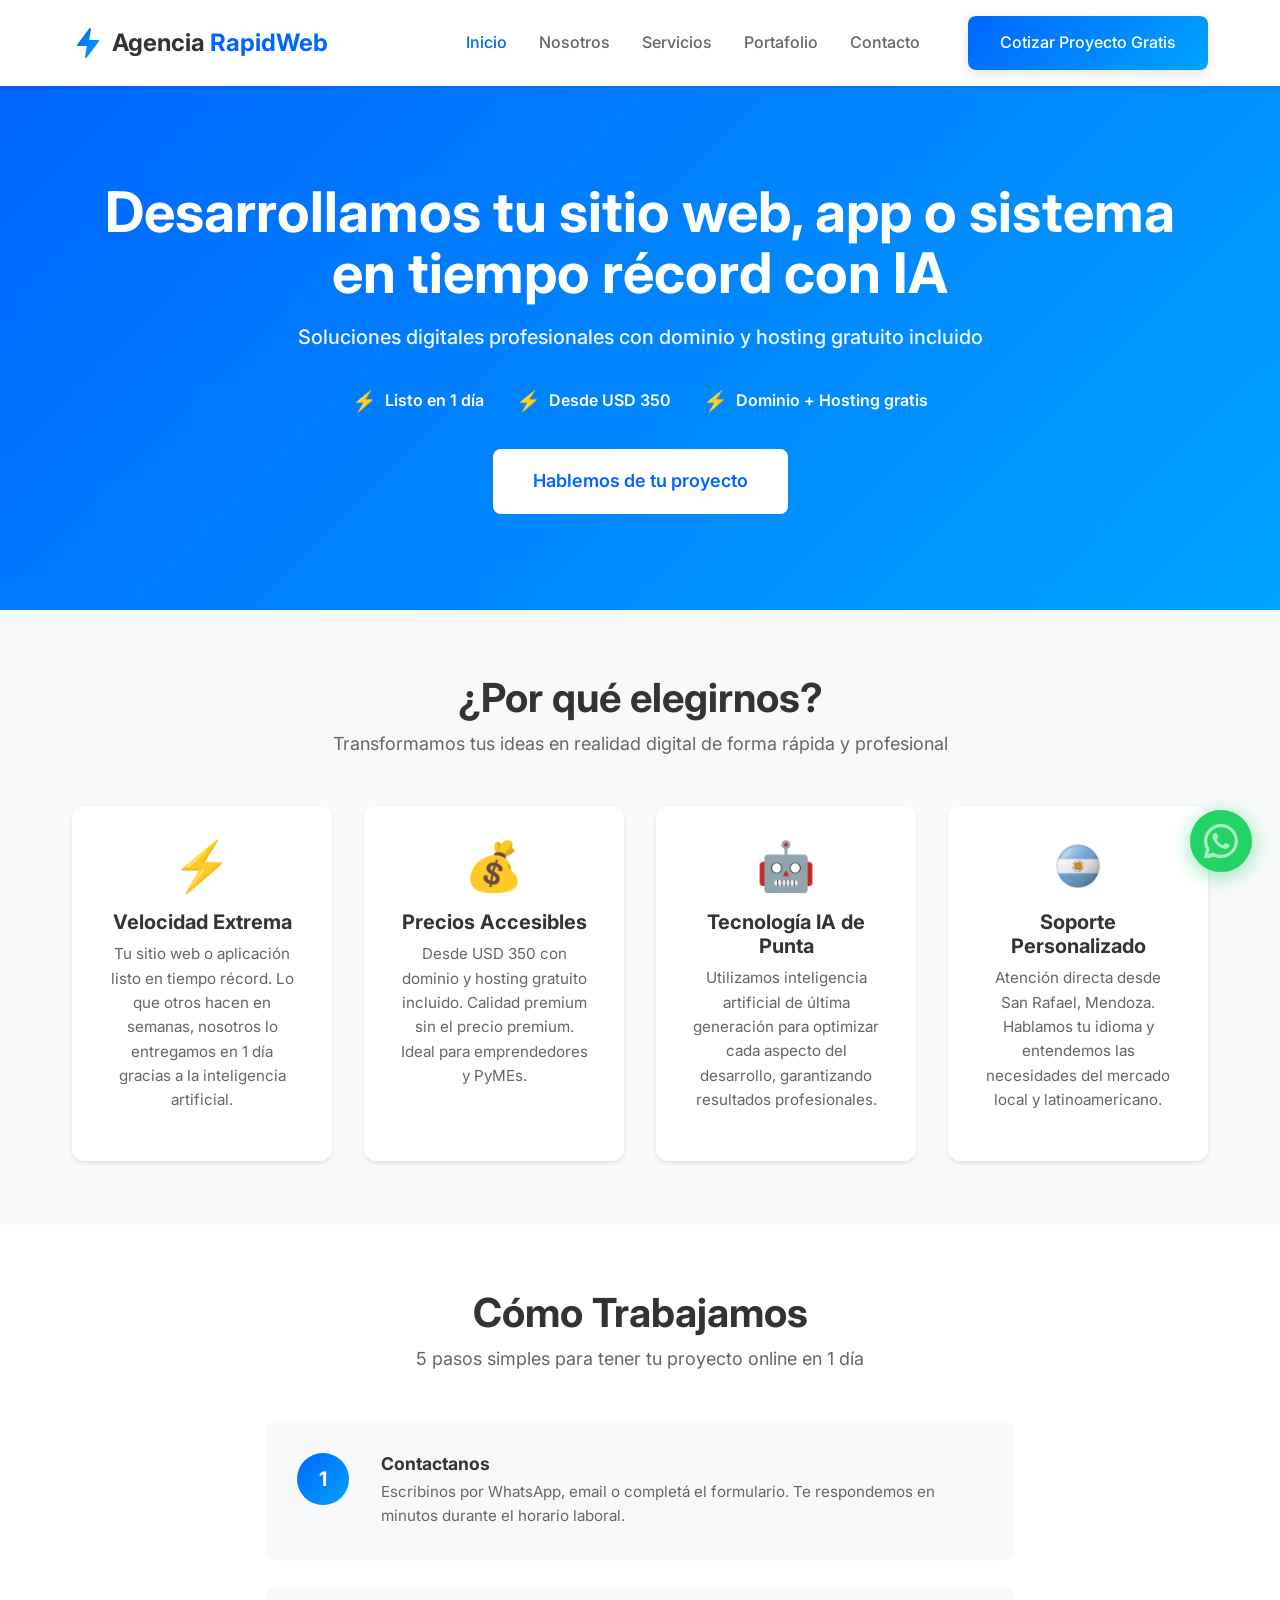
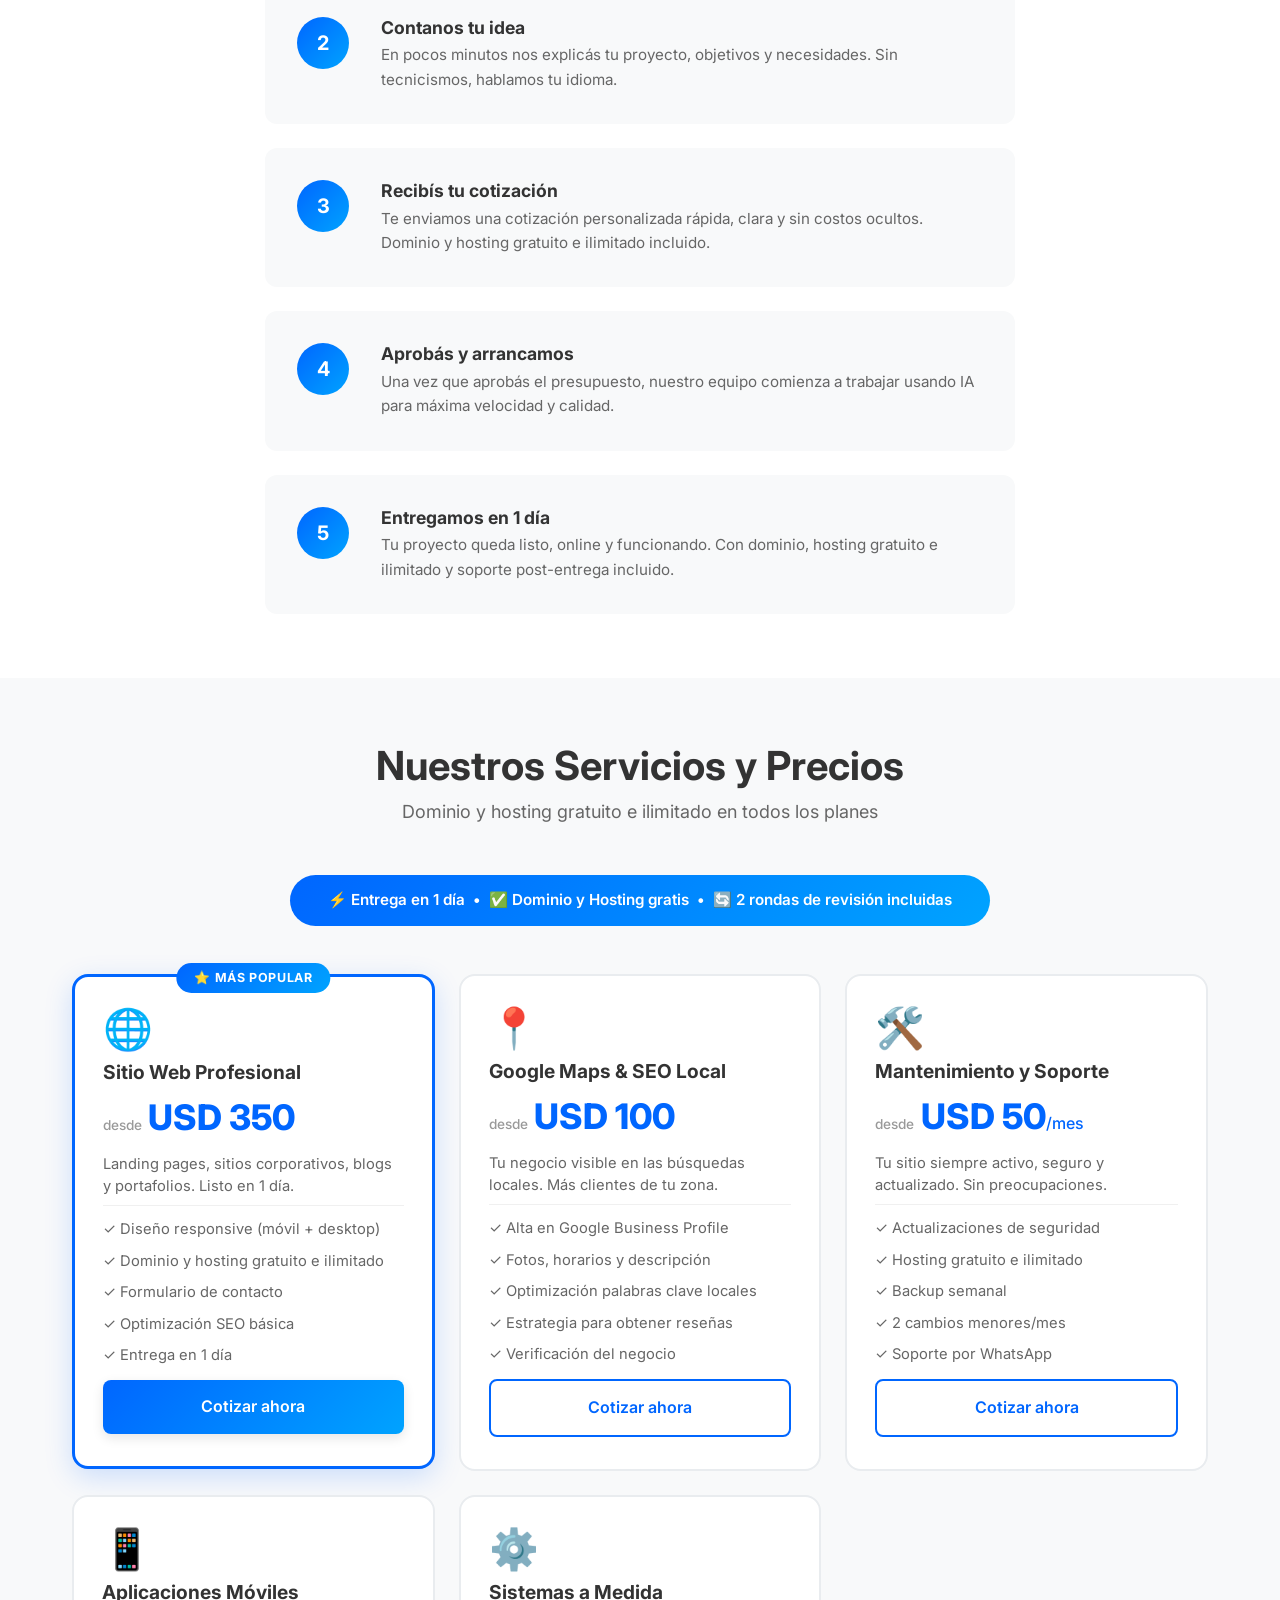
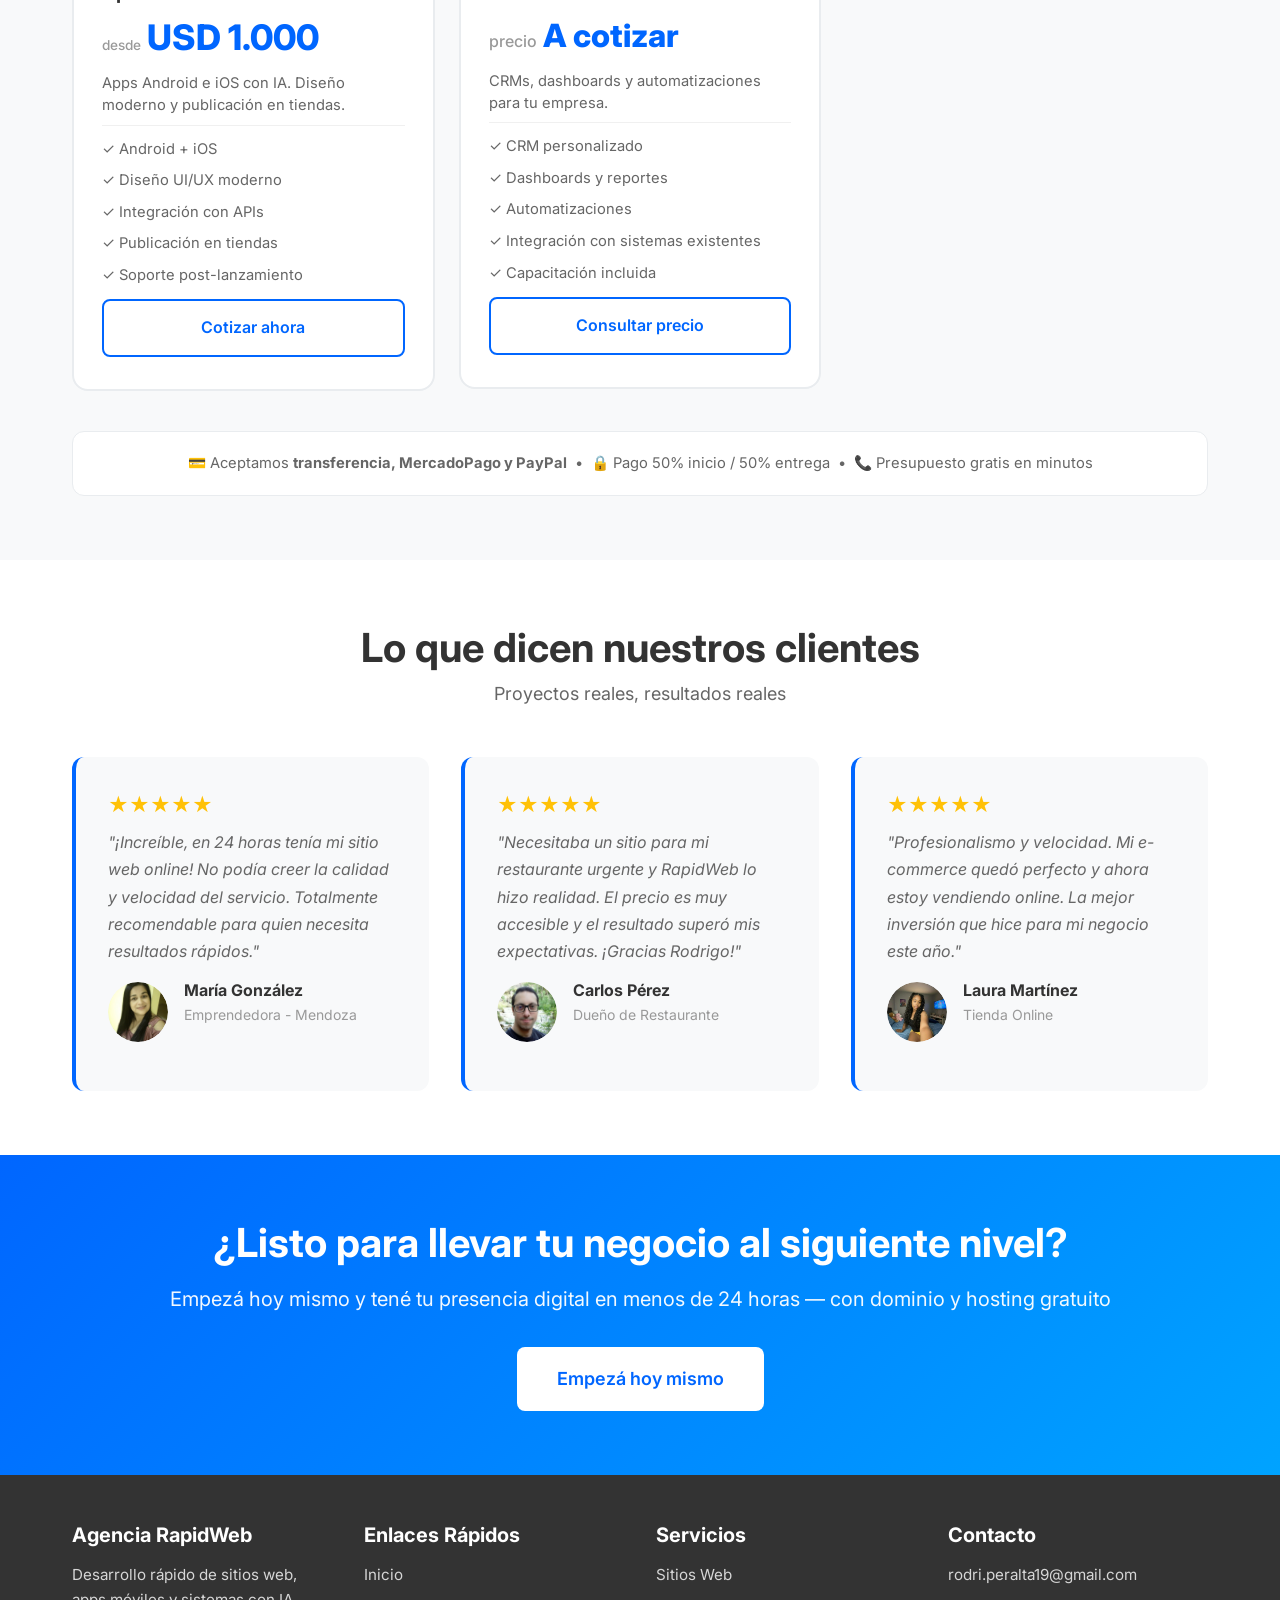
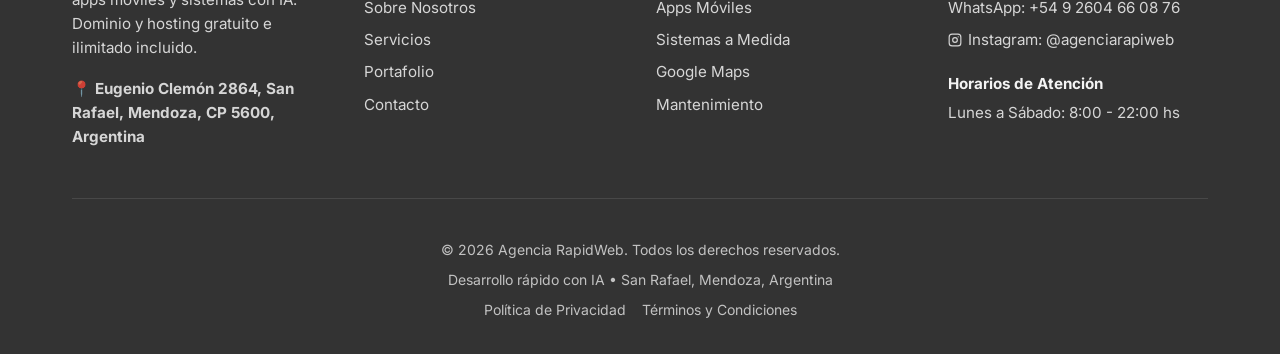
<file: index.html>
<!DOCTYPE html>
<html lang="es">
<head>
    <meta charset="UTF-8">
    <meta name="viewport" content="width=device-width, initial-scale=1.0">
    <meta name="description" content="Agencia RapidWeb - Desarrollo rápido de sitios web, apps móviles y sistemas a medida con IA. Listo en 1 día desde USD 350. Dominio y hosting gratuito. San Rafael, Mendoza, Argentina.">
    <meta name="keywords" content="desarrollo web, sitios web rápidos, apps móviles, IA, Mendoza, Argentina, hosting gratuito">
    <meta name="author" content="Agencia RapidWeb - Rodrigo Peralta">
    <meta property="og:type" content="website">
    <meta property="og:title" content="Agencia RapidWeb - Tu sitio web listo en 1 día">
    <meta property="og:description" content="Desarrollo de sitios web, apps y sistemas con IA. Desde USD 350. Dominio y hosting gratuito.">
    <meta name="twitter:card" content="summary_large_image">
    <title>Agencia RapidWeb | Desarrollo Web Rápido con IA | Mendoza, Argentina</title>
    <link rel="icon" type="image/svg+xml" href="data:image/svg+xml,<svg xmlns='http://www.w3.org/2000/svg' viewBox='0 0 100 100'><text y='.9em' font-size='90'>⚡</text></svg>">
    <link rel="preconnect" href="https://fonts.googleapis.com">
    <link rel="preconnect" href="https://fonts.gstatic.com" crossorigin>
    <link href="https://fonts.googleapis.com/css2?family=Inter:wght@400;500;600;700&display=swap" rel="stylesheet">
    <link rel="stylesheet" href="style.css">
    <!-- GOOGLE ANALYTICS - Para activar: reemplazá G-XXXXXXXXXX con tu ID real de GA4
    <script async src="https://www.googletagmanager.com/gtag/js?id=G-XXXXXXXXXX"></script>
    <script>window.dataLayer=window.dataLayer||[];function gtag(){dataLayer.push(arguments);}gtag('js',new Date());gtag('config','G-XXXXXXXXXX');</script>
    -->
</head>
<body>

    <!-- ========== HEADER ========== -->
    <header class="header">
        <div class="container">
                        <a href="index.html" class="logo">
                <svg class="logo-icon" viewBox="0 0 32 32" fill="none" xmlns="http://www.w3.org/2000/svg">
                    <path d="M18 2L6 18H16L14 30L26 14H16L18 2Z" fill="url(#gradient)" stroke="url(#gradient)" stroke-width="2" stroke-linejoin="round"/>
                    <defs>
                        <linearGradient id="gradient" x1="6" y1="2" x2="26" y2="30" gradientUnits="userSpaceOnUse">
                            <stop stop-color="#0066FF"/>
                            <stop offset="1" stop-color="#00A3FF"/>
                        </linearGradient>
                    </defs>
                </svg>
                <span>Agencia <span class="logo-text">RapidWeb</span></span>
            </a>
            <nav class="nav-menu">
                <a href="index.html">Inicio</a>
                <a href="about.html">Nosotros</a>
                <a href="services.html#sitios-web">Servicios</a>
                <a href="portfolio.html">Portafolio</a>
                <a href="contact.html">Contacto</a>
                <div class="nav-cta">
                    <!-- Botón con texto BLANCO sobre fondo azul -->
                    <a href="contact.html" class="btn btn-primary" style="color:#ffffff !important;">Cotizar Proyecto Gratis</a>
                </div>
            </nav>
            <button class="mobile-menu-toggle" aria-label="Abrir menú">☰</button>
        </div>
    </header>

    <!-- ========== HERO ========== -->
    <section class="hero">
        <div class="container">
            <div class="hero-content fade-in">
                <h1>Desarrollamos tu sitio web, app o sistema en tiempo récord con IA</h1>
                <p class="hero-subtitle">Soluciones digitales profesionales con dominio y hosting gratuito incluido</p>
                <div class="hero-features">
                    <div class="hero-feature">Listo en 1 día</div>
                    <div class="hero-feature">Desde USD 350</div>
                    <div class="hero-feature">Dominio + Hosting gratis</div>
                </div>
                <a href="contact.html" class="btn btn-white btn-large">Hablemos de tu proyecto</a>
            </div>
        </div>
    </section>

    <!-- ========== ¿POR QUÉ ELEGIRNOS? ========== -->
    <section class="benefits section-padding">
        <div class="container">
            <div class="section-title fade-in">
                <h2>¿Por qué elegirnos?</h2>
                <p class="section-subtitle">Transformamos tus ideas en realidad digital de forma rápida y profesional</p>
            </div>
            <div class="benefits-grid">
                <div class="benefit-card fade-in">
                    <div class="benefit-icon">⚡</div>
                    <h3>Velocidad Extrema</h3>
                    <p>Tu sitio web o aplicación listo en tiempo récord. Lo que otros hacen en semanas, nosotros lo entregamos en 1 día gracias a la inteligencia artificial.</p>
                </div>
                <div class="benefit-card fade-in">
                    <div class="benefit-icon">💰</div>
                    <h3>Precios Accesibles</h3>
                    <p>Desde USD 350 con dominio y hosting gratuito incluido. Calidad premium sin el precio premium. Ideal para emprendedores y PyMEs.</p>
                </div>
                <div class="benefit-card fade-in">
                    <div class="benefit-icon">🤖</div>
                    <h3>Tecnología IA de Punta</h3>
                    <p>Utilizamos inteligencia artificial de última generación para optimizar cada aspecto del desarrollo, garantizando resultados profesionales.</p>
                </div>
                <!-- Soporte con bandera argentina como emoji-imagen armónico -->
                <div class="benefit-card fade-in">
                    <div class="benefit-icon">
                        <img src="bandera-argentina.png" alt="Soporte desde Argentina" class="flag-icon">
                    </div>
                    <h3>Soporte Personalizado</h3>
                    <p>Atención directa desde San Rafael, Mendoza. Hablamos tu idioma y entendemos las necesidades del mercado local y latinoamericano.</p>
                </div>
            </div>
        </div>
    </section>

    <!-- ========== CÓMO TRABAJAMOS ========== -->
    <section class="section-padding how-we-work" id="como-trabajamos" style="background:white;">
        <div class="container">
            <div class="section-title fade-in">
                <h2>Cómo Trabajamos</h2>
                <p class="section-subtitle">5 pasos simples para tener tu proyecto online en 1 día</p>
            </div>
            <div class="steps-list">
                <div class="step-item fade-in">
                    <div class="step-number">1</div>
                    <div class="step-content">
                        <h3>Contactanos</h3>
                        <p>Escribinos por WhatsApp, email o completá el formulario. Te respondemos en minutos durante el horario laboral.</p>
                    </div>
                </div>
                <div class="step-item fade-in">
                    <div class="step-number">2</div>
                    <div class="step-content">
                        <h3>Contanos tu idea</h3>
                        <p>En pocos minutos nos explicás tu proyecto, objetivos y necesidades. Sin tecnicismos, hablamos tu idioma.</p>
                    </div>
                </div>
                <div class="step-item fade-in">
                    <div class="step-number">3</div>
                    <div class="step-content">
                        <h3>Recibís tu cotización</h3>
                        <p>Te enviamos una cotización personalizada rápida, clara y sin costos ocultos. Dominio y hosting gratuito e ilimitado incluido.</p>
                    </div>
                </div>
                <div class="step-item fade-in">
                    <div class="step-number">4</div>
                    <div class="step-content">
                        <h3>Aprobás y arrancamos</h3>
                        <p>Una vez que aprobás el presupuesto, nuestro equipo comienza a trabajar usando IA para máxima velocidad y calidad.</p>
                    </div>
                </div>
                <div class="step-item fade-in">
                    <div class="step-number">5</div>
                    <div class="step-content">
                        <h3>Entregamos en 1 día</h3>
                        <p>Tu proyecto queda listo, online y funcionando. Con dominio, hosting gratuito e ilimitado y soporte post-entrega incluido.</p>
                    </div>
                </div>
            </div>
        </div>
    </section>

    <!-- ========== SERVICIOS / PRECIOS VISUAL ========== -->
    <section class="section-padding pricing-section" style="background:var(--bg-light);">
        <div class="container">
            <div class="section-title fade-in">
                <h2>Nuestros Servicios y Precios</h2>
                <p class="section-subtitle">Dominio y hosting gratuito e ilimitado en todos los planes</p>
            </div>

            <!-- BADGE DE GARANTÍA -->
            <div class="pricing-guarantee fade-in">
                ⚡ Entrega en 1 día &nbsp;•&nbsp; ✅ Dominio y Hosting gratis &nbsp;•&nbsp; 🔄 2 rondas de revisión incluidas
            </div>

            <div class="pricing-grid">

                <!-- SITIO WEB - MÁS POPULAR -->
                <div class="pricing-card pricing-card--featured fade-in">
                    <div class="pricing-badge">⭐ MÁS POPULAR</div>
                    <div class="pricing-icon">🌐</div>
                    <h3 class="pricing-name">Sitio Web Profesional</h3>
                    <div class="pricing-price">
                        <span class="pricing-from">desde</span>
                        <span class="pricing-amount">USD 350</span>
                    </div>
                    <p class="pricing-desc">Landing pages, sitios corporativos, blogs y portafolios. Listo en 1 día.</p>
                    <ul class="pricing-features">
                        <li>✓ Diseño responsive (móvil + desktop)</li>
                        <li>✓ Dominio y hosting gratuito e ilimitado</li>
                        <li>✓ Formulario de contacto</li>
                        <li>✓ Optimización SEO básica</li>
                        <li>✓ Entrega en 1 día</li>
                    </ul>
                    <a href="contact.html" class="btn btn-primary" style="width:100%;color:#fff !important;">Cotizar ahora</a>
                </div>

                <!-- GOOGLE MAPS -->
                <div class="pricing-card fade-in">
                    <div class="pricing-icon">📍</div>
                    <h3 class="pricing-name">Google Maps & SEO Local</h3>
                    <div class="pricing-price">
                        <span class="pricing-from">desde</span>
                        <span class="pricing-amount">USD 100</span>
                    </div>
                    <p class="pricing-desc">Tu negocio visible en las búsquedas locales. Más clientes de tu zona.</p>
                    <ul class="pricing-features">
                        <li>✓ Alta en Google Business Profile</li>
                        <li>✓ Fotos, horarios y descripción</li>
                        <li>✓ Optimización palabras clave locales</li>
                        <li>✓ Estrategia para obtener reseñas</li>
                        <li>✓ Verificación del negocio</li>
                    </ul>
                    <a href="contact.html" class="btn btn-outline" style="width:100%;">Cotizar ahora</a>
                </div>

                <!-- MANTENIMIENTO -->
                <div class="pricing-card fade-in">
                    <div class="pricing-icon">🛠️</div>
                    <h3 class="pricing-name">Mantenimiento y Soporte</h3>
                    <div class="pricing-price">
                        <span class="pricing-from">desde</span>
                        <span class="pricing-amount">USD 50<span style="font-size:1rem;font-weight:500;">/mes</span></span>
                    </div>
                    <p class="pricing-desc">Tu sitio siempre activo, seguro y actualizado. Sin preocupaciones.</p>
                    <ul class="pricing-features">
                        <li>✓ Actualizaciones de seguridad</li>
                        <li>✓ Hosting gratuito e ilimitado</li>
                        <li>✓ Backup semanal</li>
                        <li>✓ 2 cambios menores/mes</li>
                        <li>✓ Soporte por WhatsApp</li>
                    </ul>
                    <a href="contact.html" class="btn btn-outline" style="width:100%;">Cotizar ahora</a>
                </div>

                <!-- APPS MÓVILES -->
                <div class="pricing-card fade-in">
                    <div class="pricing-icon">📱</div>
                    <h3 class="pricing-name">Aplicaciones Móviles</h3>
                    <div class="pricing-price">
                        <span class="pricing-from">desde</span>
                        <span class="pricing-amount">USD 1.000</span>
                    </div>
                    <p class="pricing-desc">Apps Android e iOS con IA. Diseño moderno y publicación en tiendas.</p>
                    <ul class="pricing-features">
                        <li>✓ Android + iOS</li>
                        <li>✓ Diseño UI/UX moderno</li>
                        <li>✓ Integración con APIs</li>
                        <li>✓ Publicación en tiendas</li>
                        <li>✓ Soporte post-lanzamiento</li>
                    </ul>
                    <a href="contact.html" class="btn btn-outline" style="width:100%;">Cotizar ahora</a>
                </div>

                <!-- SISTEMAS A MEDIDA -->
                <div class="pricing-card fade-in">
                    <div class="pricing-icon">⚙️</div>
                    <h3 class="pricing-name">Sistemas a Medida</h3>
                    <div class="pricing-price">
                        <span class="pricing-from" style="font-size:1rem;">precio</span>
                        <span class="pricing-amount" style="font-size:2rem;">A cotizar</span>
                    </div>
                    <p class="pricing-desc">CRMs, dashboards y automatizaciones para tu empresa.</p>
                    <ul class="pricing-features">
                        <li>✓ CRM personalizado</li>
                        <li>✓ Dashboards y reportes</li>
                        <li>✓ Automatizaciones</li>
                        <li>✓ Integración con sistemas existentes</li>
                        <li>✓ Capacitación incluida</li>
                    </ul>
                    <a href="contact.html" class="btn btn-outline" style="width:100%;">Consultar precio</a>
                </div>

            </div>

            <!-- NOTA DE CONFIANZA -->
            <div class="pricing-trust fade-in">
                <p>💳 Aceptamos <strong>transferencia, MercadoPago y PayPal</strong> &nbsp;•&nbsp; 🔒 Pago 50% inicio / 50% entrega &nbsp;•&nbsp; 📞 Presupuesto gratis en minutos</p>
            </div>
        </div>
    </section>

    <!-- ========== TESTIMONIOS CON FOTOS ========== -->
    <section class="testimonials section-padding">
        <div class="container">
            <div class="section-title fade-in">
                <h2>Lo que dicen nuestros clientes</h2>
                <p class="section-subtitle">Proyectos reales, resultados reales</p>
            </div>
            <div class="testimonials-grid">

                <!-- María González -->
                <div class="testimonial-card fade-in">
                    <div class="testimonial-rating">★★★★★</div>
                    <p class="testimonial-text">"¡Increíble, en 24 horas tenía mi sitio web online! No podía creer la calidad y velocidad del servicio. Totalmente recomendable para quien necesita resultados rápidos."</p>
                    <div class="testimonial-header">
                        <div class="testimonial-avatar testimonial-avatar--photo">
                            <img src="testimonio-maria.jpg" alt="María González" loading="lazy">
                        </div>
                        <div class="testimonial-info">
                            <h4>María González</h4>
                            <p class="testimonial-role">Emprendedora - Mendoza</p>
                        </div>
                    </div>
                </div>

                <!-- Carlos Pérez -->
                <div class="testimonial-card fade-in">
                    <div class="testimonial-rating">★★★★★</div>
                    <p class="testimonial-text">"Necesitaba un sitio para mi restaurante urgente y RapidWeb lo hizo realidad. El precio es muy accesible y el resultado superó mis expectativas. ¡Gracias Rodrigo!"</p>
                    <div class="testimonial-header">
                        <div class="testimonial-avatar testimonial-avatar--photo">
                            <img src="testimonio-carlos.jpg" alt="Carlos Pérez" loading="lazy">
                        </div>
                        <div class="testimonial-info">
                            <h4>Carlos Pérez</h4>
                            <p class="testimonial-role">Dueño de Restaurante</p>
                        </div>
                    </div>
                </div>

                <!-- Laura Martínez -->
                <div class="testimonial-card fade-in">
                    <div class="testimonial-rating">★★★★★</div>
                    <p class="testimonial-text">"Profesionalismo y velocidad. Mi e-commerce quedó perfecto y ahora estoy vendiendo online. La mejor inversión que hice para mi negocio este año."</p>
                    <div class="testimonial-header">
                        <div class="testimonial-avatar testimonial-avatar--photo">
                            <img src="testimonio-laura.jpg" alt="Laura Martínez" loading="lazy">
                        </div>
                        <div class="testimonial-info">
                            <h4>Laura Martínez</h4>
                            <p class="testimonial-role">Tienda Online</p>
                        </div>
                    </div>
                </div>

            </div>
        </div>
    </section>

    <!-- ========== CTA FINAL ========== -->
    <section class="cta-section">
        <div class="container">
            <div class="fade-in">
                <h2>¿Listo para llevar tu negocio al siguiente nivel?</h2>
                <p>Empezá hoy mismo y tené tu presencia digital en menos de 24 horas — con dominio y hosting gratuito</p>
                <a href="contact.html" class="btn btn-white btn-large">Empezá hoy mismo</a>
            </div>
        </div>
    </section>

    <!-- ========== FOOTER ========== -->
    <footer class="footer">
        <div class="container">
            <div class="footer-content">
                <div class="footer-section">
                    <h3>Agencia RapidWeb</h3>
                    <p>Desarrollo rápido de sitios web, apps móviles y sistemas con IA. Dominio y hosting gratuito e ilimitado incluido.</p>
                    <p style="margin-top:1rem;"><strong>📍 Eugenio Clemón 2864, San Rafael, Mendoza, CP 5600, Argentina</strong></p>
                </div>
                <div class="footer-section">
                    <h3>Enlaces Rápidos</h3>
                    <div class="footer-links">
                        <a href="index.html">Inicio</a>
                        <a href="about.html">Sobre Nosotros</a>
                        <a href="services.html">Servicios</a>
                        <a href="portfolio.html">Portafolio</a>
                        <a href="contact.html">Contacto</a>
                    </div>
                </div>
                <div class="footer-section">
                    <h3>Servicios</h3>
                    <div class="footer-links">
                        <a href="services.html#sitios-web">Sitios Web</a>
                        <a href="services.html#apps-moviles">Apps Móviles</a>
                        <a href="services.html#sistemas">Sistemas a Medida</a>
                        <a href="services.html#google-maps">Google Maps</a>
                        <a href="services.html#mantenimiento">Mantenimiento</a>
                    </div>
                </div>
                <div class="footer-section">
                    <h3>Contacto</h3>
                    <div class="footer-links">
                        <a href="mailto:rodri.peralta19@gmail.com">rodri.peralta19@gmail.com</a>
                        <a href="https://wa.me/5492604660876">WhatsApp: +54 9 2604 66 08 76</a>
                        <a href="https://www.instagram.com/agenciarapiweb?igsh=NmxvbHIxY3RncGt0" target="_blank" rel="noopener" style="display:flex;align-items:center;gap:0.4rem;">
                            <svg viewBox="0 0 24 24" width="14" height="14" fill="none" stroke="currentColor" stroke-width="2"><rect x="2" y="2" width="20" height="20" rx="5"/><circle cx="12" cy="12" r="4"/><circle cx="17.5" cy="6.5" r="1" fill="currentColor" stroke="none"/></svg>
                            Instagram: @agenciarapiweb
                        </a>
                        <div style="margin-top:0.75rem;">
                            <p style="font-weight:700;color:rgba(255,255,255,0.95);margin-bottom:0.25rem;font-size:0.95rem;">Horarios de Atención</p>
                            <p style="margin:0;">Lunes a Sábado: 8:00 - 22:00 hs</p>
                        </div>
                    </div>
                </div>
            </div>
            <div class="footer-bottom">
                <p>&copy; 2026 Agencia RapidWeb. Todos los derechos reservados.</p>
                <p>Desarrollo rápido con IA • San Rafael, Mendoza, Argentina</p>
                <div style="display:flex;justify-content:center;gap:1rem;margin-top:0.5rem;flex-wrap:wrap;">
                    <a href="privacidad.html" style="color:rgba(255,255,255,0.7);font-size:0.875rem;">Política de Privacidad</a>
                    <a href="terminos.html" style="color:rgba(255,255,255,0.7);font-size:0.875rem;">Términos y Condiciones</a>
                </div>
            </div>
        </div>
    </footer>


    <!-- ========== WHATSAPP FLOTANTE ========== -->
    <a href="https://wa.me/5492604660876?text=Hola!%20Quiero%20consultar%20por%20un%20proyecto%20web"
       class="whatsapp-float"
       target="_blank"
       rel="noopener"
       aria-label="Contactar por WhatsApp">
        <svg viewBox="0 0 24 24" xmlns="http://www.w3.org/2000/svg">
            <path d="M17.472 14.382c-.297-.149-1.758-.867-2.03-.967-.273-.099-.471-.148-.67.15-.197.297-.767.966-.94 1.164-.173.199-.347.223-.644.075-.297-.15-1.255-.463-2.39-1.475-.883-.788-1.48-1.761-1.653-2.059-.173-.297-.018-.458.13-.606.134-.133.298-.347.446-.52.149-.174.198-.298.298-.497.099-.198.05-.371-.025-.52-.075-.149-.669-1.612-.916-2.207-.242-.579-.487-.5-.669-.51-.173-.008-.371-.01-.57-.01-.198 0-.52.074-.792.372-.272.297-1.04 1.016-1.04 2.479 0 1.462 1.065 2.875 1.213 3.074.149.198 2.096 3.2 5.077 4.487.709.306 1.262.489 1.694.625.712.227 1.36.195 1.871.118.571-.085 1.758-.719 2.006-1.413.248-.694.248-1.289.173-1.413-.074-.124-.272-.198-.57-.347z"/>
            <path d="M12 0C5.373 0 0 5.373 0 12c0 2.123.554 4.118 1.528 5.852L.057 23.704a.75.75 0 00.92.92l5.849-1.47A11.95 11.95 0 0012 24c6.627 0 12-5.373 12-12S18.627 0 12 0zm0 21.75a9.716 9.716 0 01-4.976-1.366l-.356-.212-3.693.927.945-3.595-.232-.368A9.718 9.718 0 012.25 12C2.25 6.615 6.615 2.25 12 2.25S21.75 6.615 21.75 12 17.385 21.75 12 21.75z"/>
        </svg>
        <span class="whatsapp-float__tooltip">¡Escribinos!</span>
    </a>

    <script src="script.js"></script>
</body>
</html>
</file>
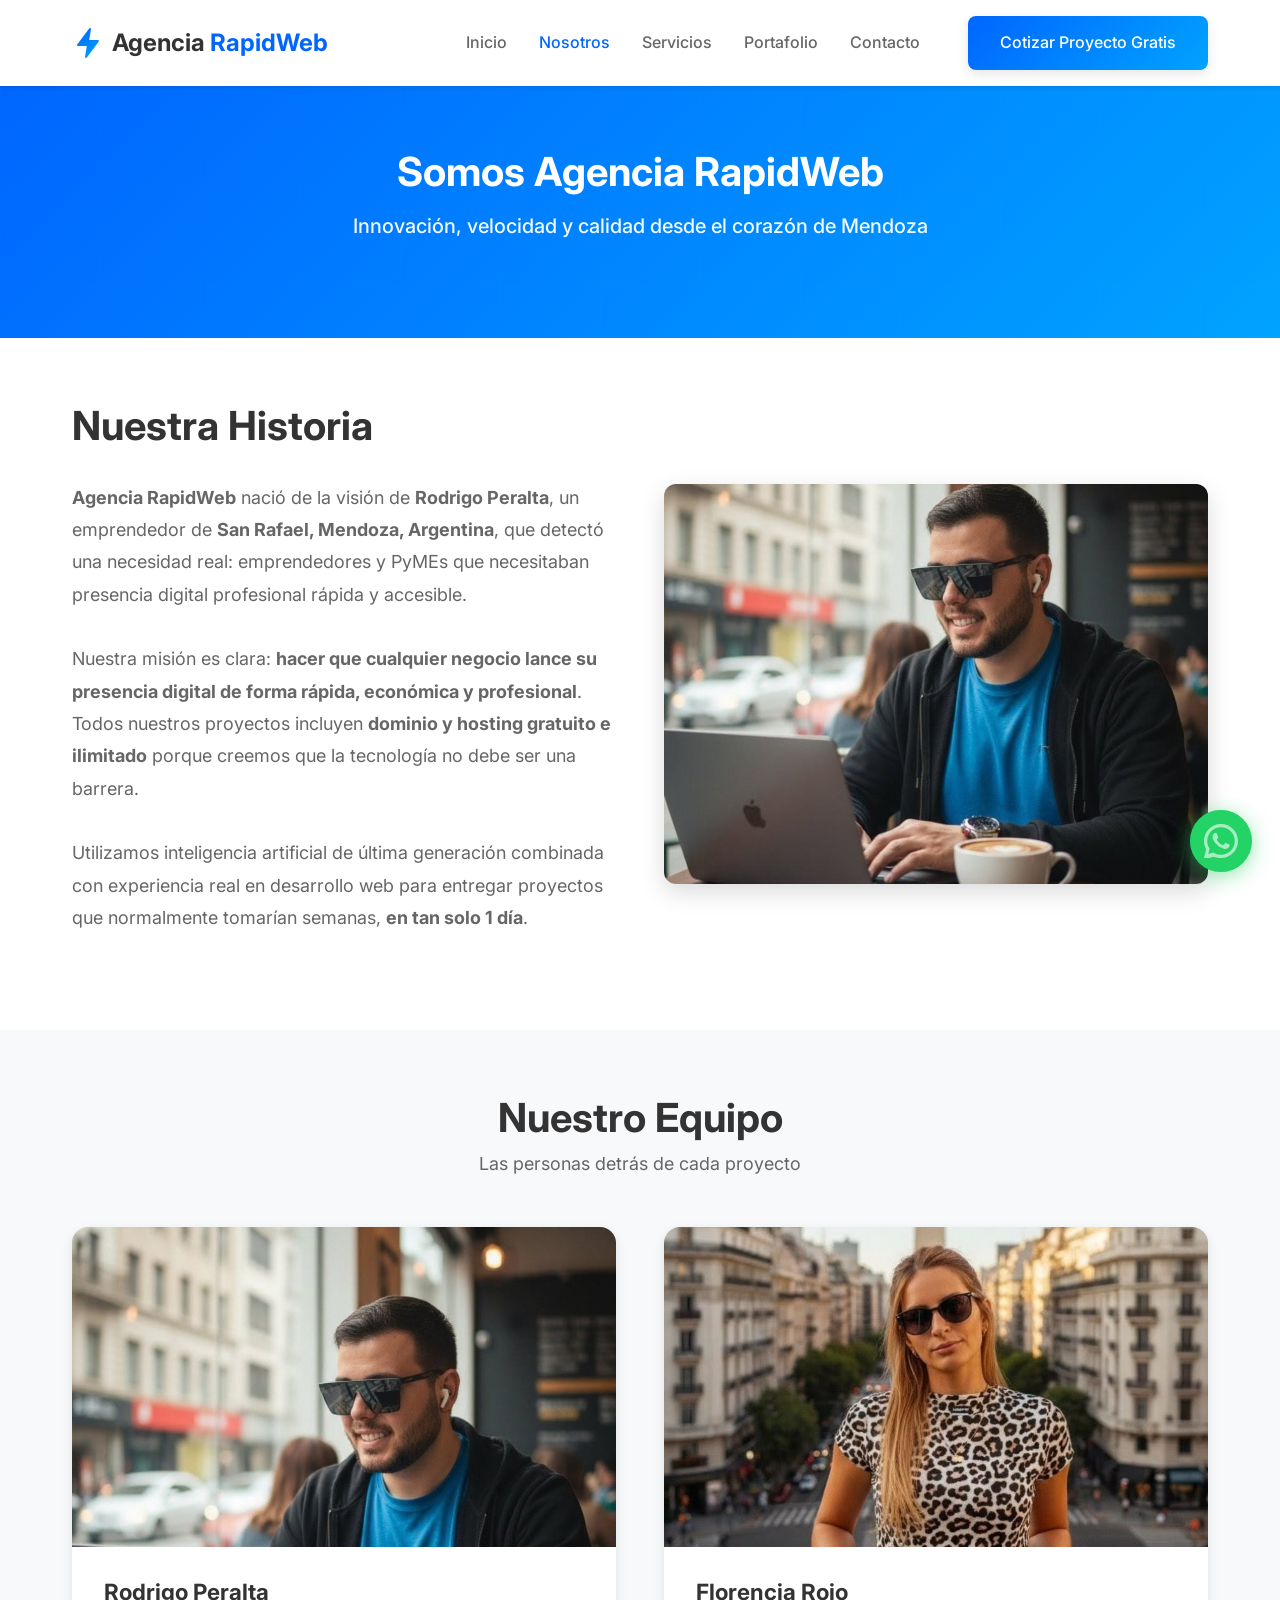
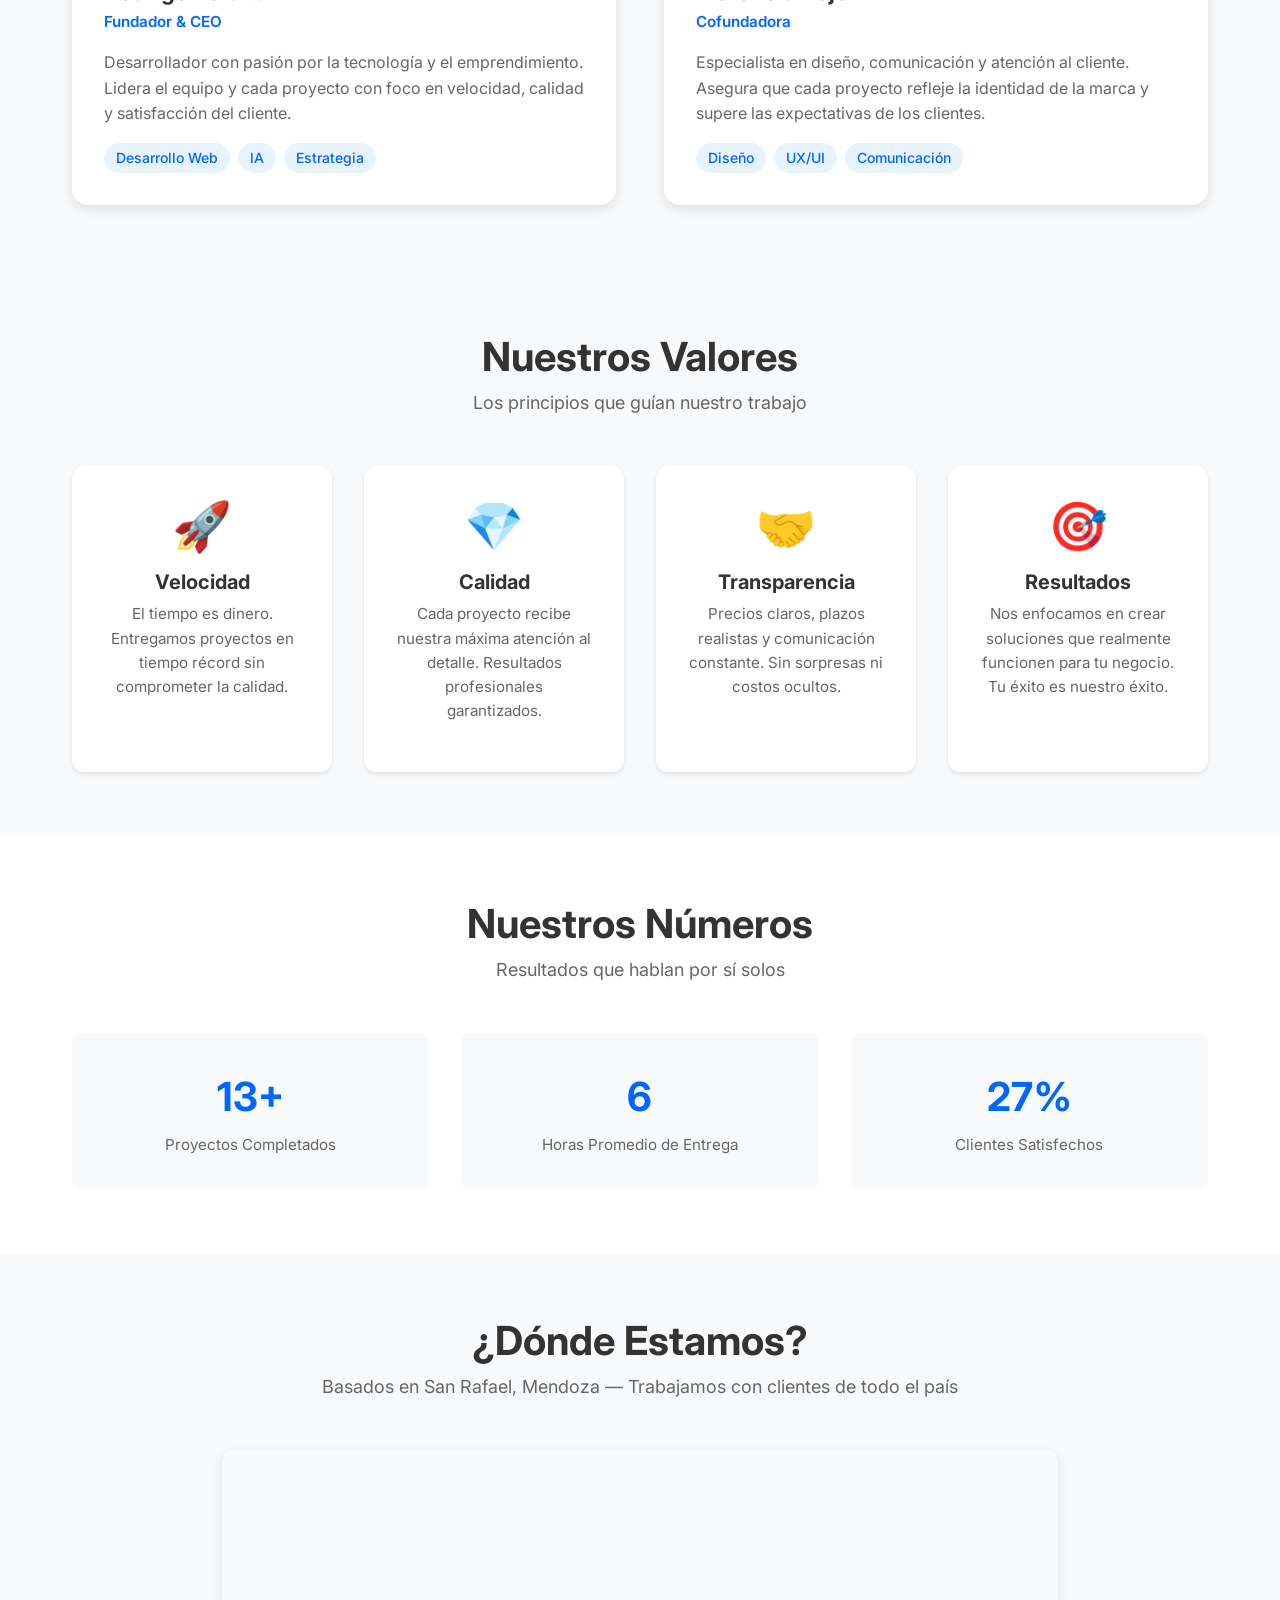
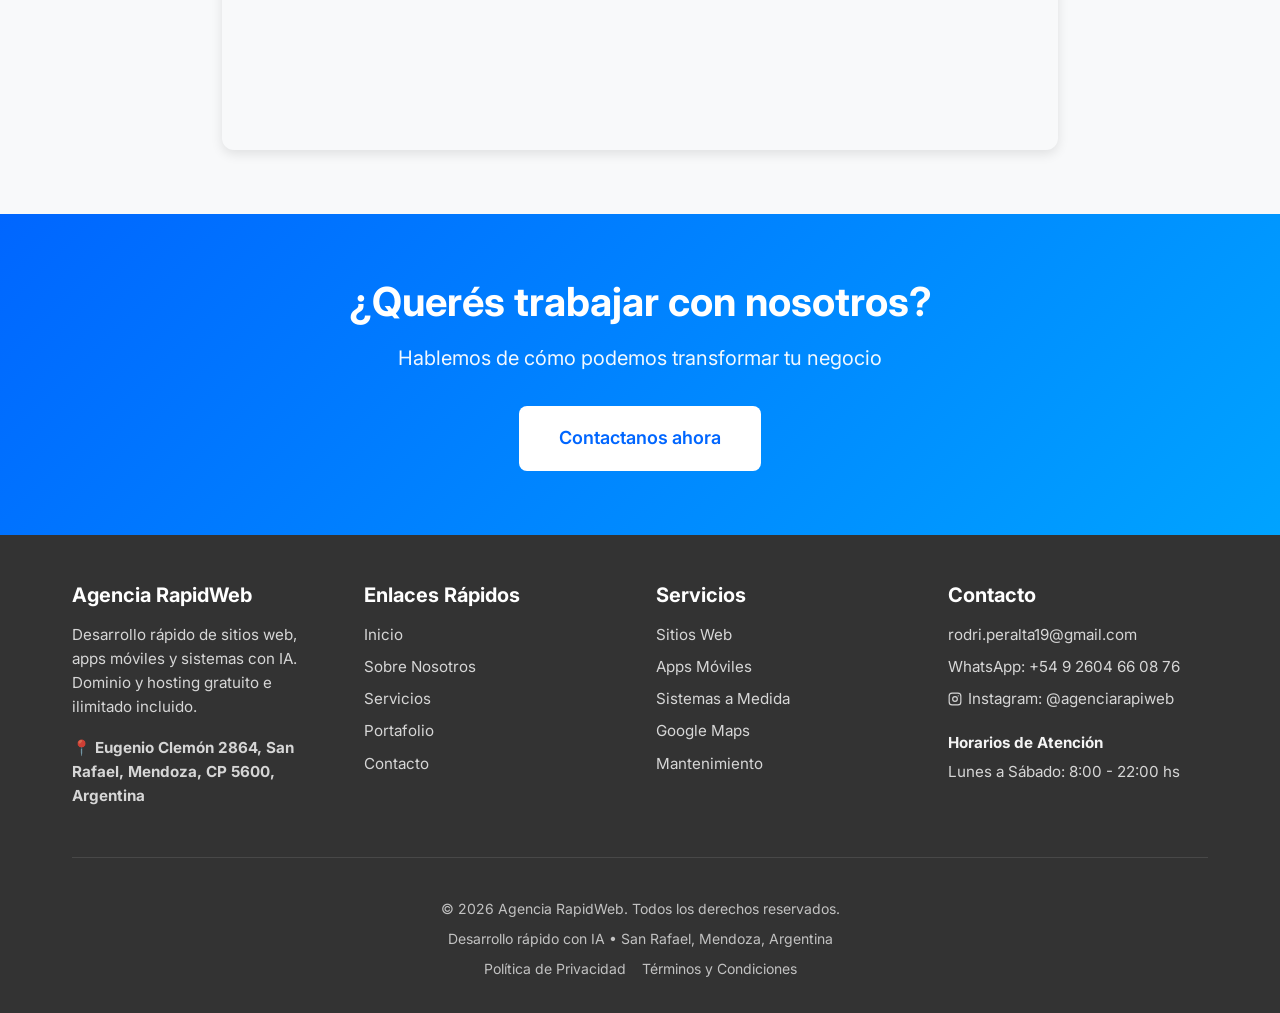
<file: about.html>
<!DOCTYPE html>
<html lang="es">
<head>
    <meta charset="UTF-8">
    <meta name="viewport" content="width=device-width, initial-scale=1.0">
    <meta name="description" content="Conocé al equipo de Agencia RapidWeb - Rodrigo Peralta y Florencia Rojo. Especialistas en desarrollo web rápido con IA desde San Rafael, Mendoza.">
    <title>Sobre Nosotros | Agencia RapidWeb - San Rafael, Mendoza</title>
    <link rel="icon" type="image/svg+xml" href="data:image/svg+xml,<svg xmlns='http://www.w3.org/2000/svg' viewBox='0 0 100 100'><text y='.9em' font-size='90'>⚡</text></svg>">
    <link rel="preconnect" href="https://fonts.googleapis.com">
    <link rel="preconnect" href="https://fonts.gstatic.com" crossorigin>
    <link href="https://fonts.googleapis.com/css2?family=Inter:wght@400;500;600;700&display=swap" rel="stylesheet">
    <link rel="stylesheet" href="style.css">
    <!--
    GOOGLE ANALYTICS - Configuración futura
    <script async src="https://www.googletagmanager.com/gtag/js?id=G-XXXXXXXXXX"></script>
    -->
</head>
<body>

    <!-- ========== HEADER ========== -->
    <header class="header">
        <div class="container">
                        <a href="index.html" class="logo">
                <svg class="logo-icon" viewBox="0 0 32 32" fill="none" xmlns="http://www.w3.org/2000/svg">
                    <path d="M18 2L6 18H16L14 30L26 14H16L18 2Z" fill="url(#gradient)" stroke="url(#gradient)" stroke-width="2" stroke-linejoin="round"/>
                    <defs>
                        <linearGradient id="gradient" x1="6" y1="2" x2="26" y2="30" gradientUnits="userSpaceOnUse">
                            <stop stop-color="#0066FF"/>
                            <stop offset="1" stop-color="#00A3FF"/>
                        </linearGradient>
                    </defs>
                </svg>
                <span>Agencia <span class="logo-text">RapidWeb</span></span>
            </a>
            <nav class="nav-menu">
                <a href="index.html">Inicio</a>
                <a href="about.html" class="active">Nosotros</a>
                <a href="services.html#sitios-web">Servicios</a>
                <a href="portfolio.html">Portafolio</a>
                <a href="contact.html">Contacto</a>
                <div class="nav-cta">
                    <a href="contact.html" class="btn btn-primary">Cotizar Proyecto Gratis</a>
                </div>
            </nav>
            <button class="mobile-menu-toggle" aria-label="Abrir menú">☰</button>
        </div>
    </header>

    <!-- ========== HERO INTERNO ========== -->
    <section class="hero" style="padding: 4rem 0;">
        <div class="container">
            <div class="hero-content fade-in">
                <h1 style="font-size: 2.5rem;">Somos Agencia RapidWeb</h1>
                <p class="hero-subtitle">Innovación, velocidad y calidad desde el corazón de Mendoza</p>
            </div>
        </div>
    </section>

    <!-- ========== NUESTRA HISTORIA ========== -->
    <section class="section-padding">
        <div class="container">
            <div class="about-content">
                <div class="about-text fade-in">
                    <h2>Nuestra Historia</h2>
                    <p>
                        <strong>Agencia RapidWeb</strong> nació de la visión de <strong>Rodrigo Peralta</strong>, un emprendedor de <strong>San Rafael, Mendoza, Argentina</strong>, que detectó una necesidad real: emprendedores y PyMEs que necesitaban presencia digital profesional rápida y accesible.
                    </p>
                    <p>
                        Nuestra misión es clara: <strong>hacer que cualquier negocio lance su presencia digital de forma rápida, económica y profesional</strong>. Todos nuestros proyectos incluyen <strong>dominio y hosting gratuito e ilimitado</strong> porque creemos que la tecnología no debe ser una barrera.
                    </p>
                    <p>
                        Utilizamos inteligencia artificial de última generación combinada con experiencia real en desarrollo web para entregar proyectos que normalmente tomarían semanas, <strong>en tan solo 1 día</strong>.
                    </p>
                </div>
                <div class="fade-in">
                    <img src="rodrigo-peralta.jpg" onerror="this.style.display='none'"
                         alt="Rodrigo Peralta - Fundador y CEO Agencia RapidWeb"
                         loading="lazy"
                         class="about-image">
                </div>
            </div>
        </div>
    </section>

    <!-- ========== NUESTRO EQUIPO ========== -->
    <section class="section-padding" style="background: var(--bg-light);">
        <div class="container">
            <div class="section-title fade-in">
                <h2>Nuestro Equipo</h2>
                <p class="section-subtitle">Las personas detrás de cada proyecto</p>
            </div>
            <div class="team-grid">
                <div class="team-card fade-in">
                    <div class="team-photo-wrapper">
                        <img src="rodrigo-peralta.jpg" onerror="this.style.display='none'"
                             alt="Rodrigo Peralta - Fundador y CEO Agencia RapidWeb"
                             class="team-photo"
                             loading="lazy">
                    </div>
                    <div class="team-info">
                        <h3>Rodrigo Peralta</h3>
                        <p class="team-role">Fundador & CEO</p>
                        <p>Desarrollador con pasión por la tecnología y el emprendimiento. Lidera el equipo y cada proyecto con foco en velocidad, calidad y satisfacción del cliente.</p>
                        <div class="team-tags">
                            <span class="portfolio-tag">Desarrollo Web</span>
                            <span class="portfolio-tag">IA</span>
                            <span class="portfolio-tag">Estrategia</span>
                        </div>
                    </div>
                </div>
                <div class="team-card fade-in">
                    <div class="team-photo-wrapper">
                        <img src="florencia-rojo.jpg" onerror="this.style.display='none'"
                             alt="Florencia Rojo - Cofundadora Agencia RapidWeb"
                             class="team-photo"
                             loading="lazy">
                    </div>
                    <div class="team-info">
                        <h3>Florencia Rojo</h3>
                        <p class="team-role">Cofundadora</p>
                        <p>Especialista en diseño, comunicación y atención al cliente. Asegura que cada proyecto refleje la identidad de la marca y supere las expectativas de los clientes.</p>
                        <div class="team-tags">
                            <span class="portfolio-tag">Diseño</span>
                            <span class="portfolio-tag">UX/UI</span>
                            <span class="portfolio-tag">Comunicación</span>
                        </div>
                    </div>
                </div>
            </div>
        </div>
    </section>

    <!-- ========== VALORES ========== -->
    <section class="benefits section-padding">
        <div class="container">
            <div class="section-title fade-in">
                <h2>Nuestros Valores</h2>
                <p class="section-subtitle">Los principios que guían nuestro trabajo</p>
            </div>
            <div class="benefits-grid">
                <div class="benefit-card fade-in">
                    <div class="benefit-icon">🚀</div>
                    <h3>Velocidad</h3>
                    <p>El tiempo es dinero. Entregamos proyectos en tiempo récord sin comprometer la calidad.</p>
                </div>
                <div class="benefit-card fade-in">
                    <div class="benefit-icon">💎</div>
                    <h3>Calidad</h3>
                    <p>Cada proyecto recibe nuestra máxima atención al detalle. Resultados profesionales garantizados.</p>
                </div>
                <div class="benefit-card fade-in">
                    <div class="benefit-icon">🤝</div>
                    <h3>Transparencia</h3>
                    <p>Precios claros, plazos realistas y comunicación constante. Sin sorpresas ni costos ocultos.</p>
                </div>
                <div class="benefit-card fade-in">
                    <div class="benefit-icon">🎯</div>
                    <h3>Resultados</h3>
                    <p>Nos enfocamos en crear soluciones que realmente funcionen para tu negocio. Tu éxito es nuestro éxito.</p>
                </div>
            </div>
        </div>
    </section>

    <!-- ========== STATS ========== -->
    <section class="section-padding" style="background: white;">
        <div class="container">
            <div class="section-title fade-in">
                <h2>Nuestros Números</h2>
                <p class="section-subtitle">Resultados que hablan por sí solos</p>
            </div>
            <div class="about-stats">
                <div class="stat-card fade-in">
                    <div class="stat-number" data-target="50" data-suffix="+">0+</div>
                    <div class="stat-label">Proyectos Completados</div>
                </div>
                <div class="stat-card fade-in">
                    <div class="stat-number" data-target="24">0</div>
                    <div class="stat-label">Horas Promedio de Entrega</div>
                </div>
                <div class="stat-card fade-in">
                    <div class="stat-number" data-target="100" data-suffix="%">0%</div>
                    <div class="stat-label">Clientes Satisfechos</div>
                </div>
            </div>
        </div>
    </section>

    <!-- ========== UBICACIÓN ========== -->
    <section class="section-padding" style="background: var(--bg-light);">
        <div class="container-small">
            <div class="section-title fade-in">
                <h2>¿Dónde Estamos?</h2>
                <p class="section-subtitle">Basados en San Rafael, Mendoza — Trabajamos con clientes de todo el país</p>
            </div>
            <div class="map-container fade-in">
                <iframe
                    src="https://www.google.com/maps/embed?pb=!1m18!1m12!1m3!1d107048.04725648705!2d-68.40744644999999!3d-34.617567!2m3!1f0!2f0!3f0!3m2!1i1024!2i768!4f13.1!3m3!1m2!1s0x9679a81bab56999f%3A0x3a68f910e7ea4d54!2sSan%20Rafael%2C%20Mendoza!5e0!3m2!1ses!2sar!4v1234567890123!5m2!1ses!2sar"
                    allowfullscreen=""
                    loading="lazy"
                    referrerpolicy="no-referrer-when-downgrade">
                </iframe>
            </div>
        </div>
    </section>

    <!-- ========== CTA ========== -->
    <section class="cta-section">
        <div class="container">
            <div class="fade-in">
                <h2>¿Querés trabajar con nosotros?</h2>
                <p>Hablemos de cómo podemos transformar tu negocio</p>
                <a href="contact.html" class="btn btn-white btn-large">Contactanos ahora</a>
            </div>
        </div>
    </section>

    <!-- ========== FOOTER ========== -->
    <footer class="footer">
        <div class="container">
            <div class="footer-content">
                <div class="footer-section">
                    <h3>Agencia RapidWeb</h3>
                    <p>Desarrollo rápido de sitios web, apps móviles y sistemas con IA. Dominio y hosting gratuito e ilimitado incluido.</p>
                    <p style="margin-top:1rem;"><strong>📍 Eugenio Clemón 2864, San Rafael, Mendoza, CP 5600, Argentina</strong></p>
                </div>
                <div class="footer-section">
                    <h3>Enlaces Rápidos</h3>
                    <div class="footer-links">
                        <a href="index.html">Inicio</a>
                        <a href="about.html">Sobre Nosotros</a>
                        <a href="services.html">Servicios</a>
                        <a href="portfolio.html">Portafolio</a>
                        <a href="contact.html">Contacto</a>
                    </div>
                </div>
                <div class="footer-section">
                    <h3>Servicios</h3>
                    <div class="footer-links">
                        <a href="services.html#sitios-web">Sitios Web</a>
                        <a href="services.html#apps-moviles">Apps Móviles</a>
                        <a href="services.html#sistemas">Sistemas a Medida</a>
                        <a href="services.html#google-maps">Google Maps</a>
                        <a href="services.html#mantenimiento">Mantenimiento</a>
                    </div>
                </div>
                <div class="footer-section">
                    <h3>Contacto</h3>
                    <div class="footer-links">
                        <a href="mailto:rodri.peralta19@gmail.com">rodri.peralta19@gmail.com</a>
                        <a href="https://wa.me/5492604660876">WhatsApp: +54 9 2604 66 08 76</a>
                        <a href="https://www.instagram.com/agenciarapiweb?igsh=NmxvbHIxY3RncGt0" target="_blank" rel="noopener" style="display:flex;align-items:center;gap:0.4rem;">
                            <svg viewBox="0 0 24 24" width="14" height="14" fill="none" stroke="currentColor" stroke-width="2"><rect x="2" y="2" width="20" height="20" rx="5"/><circle cx="12" cy="12" r="4"/><circle cx="17.5" cy="6.5" r="1" fill="currentColor" stroke="none"/></svg>
                            Instagram: @agenciarapiweb
                        </a>
                        <div style="margin-top:0.75rem;">
                            <p style="font-weight:700;color:rgba(255,255,255,0.95);margin-bottom:0.25rem;font-size:0.95rem;">Horarios de Atención</p>
                            <p style="margin:0;">Lunes a Sábado: 8:00 - 22:00 hs</p>
                        </div>
                    </div>
                </div>
            </div>
            <div class="footer-bottom">
                <p>&copy; 2026 Agencia RapidWeb. Todos los derechos reservados.</p>
                <p>Desarrollo rápido con IA • San Rafael, Mendoza, Argentina</p>
                <div style="display:flex;justify-content:center;gap:1rem;margin-top:0.5rem;flex-wrap:wrap;">
                    <a href="privacidad.html" style="color:rgba(255,255,255,0.7);font-size:0.875rem;">Política de Privacidad</a>
                    <a href="terminos.html" style="color:rgba(255,255,255,0.7);font-size:0.875rem;">Términos y Condiciones</a>
                </div>
            </div>
        </div>
    </footer>


    <!-- ========== WHATSAPP FLOTANTE ========== -->
    <a href="https://wa.me/5492604660876?text=Hola!%20Quiero%20consultar%20por%20un%20proyecto%20web"
       class="whatsapp-float"
       target="_blank"
       rel="noopener"
       aria-label="Contactar por WhatsApp">
        <svg viewBox="0 0 24 24" xmlns="http://www.w3.org/2000/svg">
            <path d="M17.472 14.382c-.297-.149-1.758-.867-2.03-.967-.273-.099-.471-.148-.67.15-.197.297-.767.966-.94 1.164-.173.199-.347.223-.644.075-.297-.15-1.255-.463-2.39-1.475-.883-.788-1.48-1.761-1.653-2.059-.173-.297-.018-.458.13-.606.134-.133.298-.347.446-.52.149-.174.198-.298.298-.497.099-.198.05-.371-.025-.52-.075-.149-.669-1.612-.916-2.207-.242-.579-.487-.5-.669-.51-.173-.008-.371-.01-.57-.01-.198 0-.52.074-.792.372-.272.297-1.04 1.016-1.04 2.479 0 1.462 1.065 2.875 1.213 3.074.149.198 2.096 3.2 5.077 4.487.709.306 1.262.489 1.694.625.712.227 1.36.195 1.871.118.571-.085 1.758-.719 2.006-1.413.248-.694.248-1.289.173-1.413-.074-.124-.272-.198-.57-.347z"/>
            <path d="M12 0C5.373 0 0 5.373 0 12c0 2.123.554 4.118 1.528 5.852L.057 23.704a.75.75 0 00.92.92l5.849-1.47A11.95 11.95 0 0012 24c6.627 0 12-5.373 12-12S18.627 0 12 0zm0 21.75a9.716 9.716 0 01-4.976-1.366l-.356-.212-3.693.927.945-3.595-.232-.368A9.718 9.718 0 012.25 12C2.25 6.615 6.615 2.25 12 2.25S21.75 6.615 21.75 12 17.385 21.75 12 21.75z"/>
        </svg>
        <span class="whatsapp-float__tooltip">¡Escribinos!</span>
    </a>

    <script src="script.js"></script>
</body>
</html>
</file>
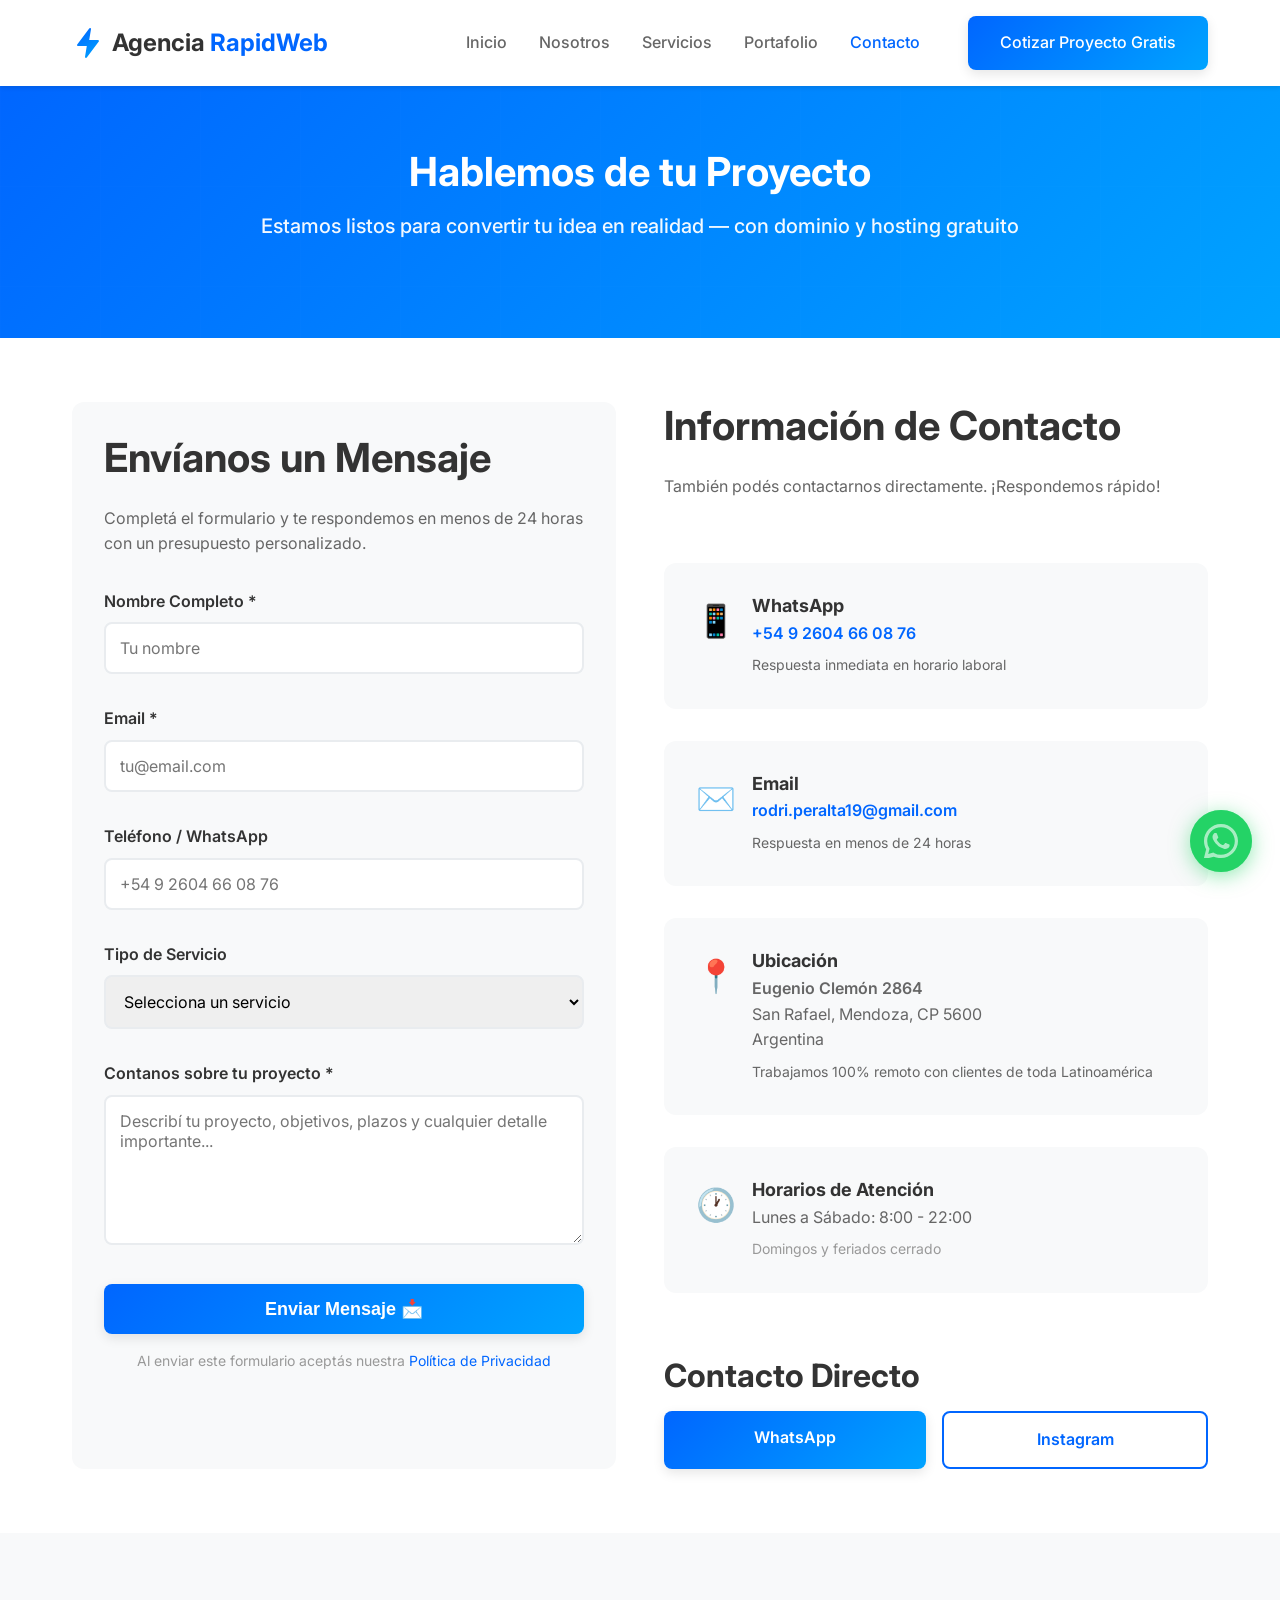
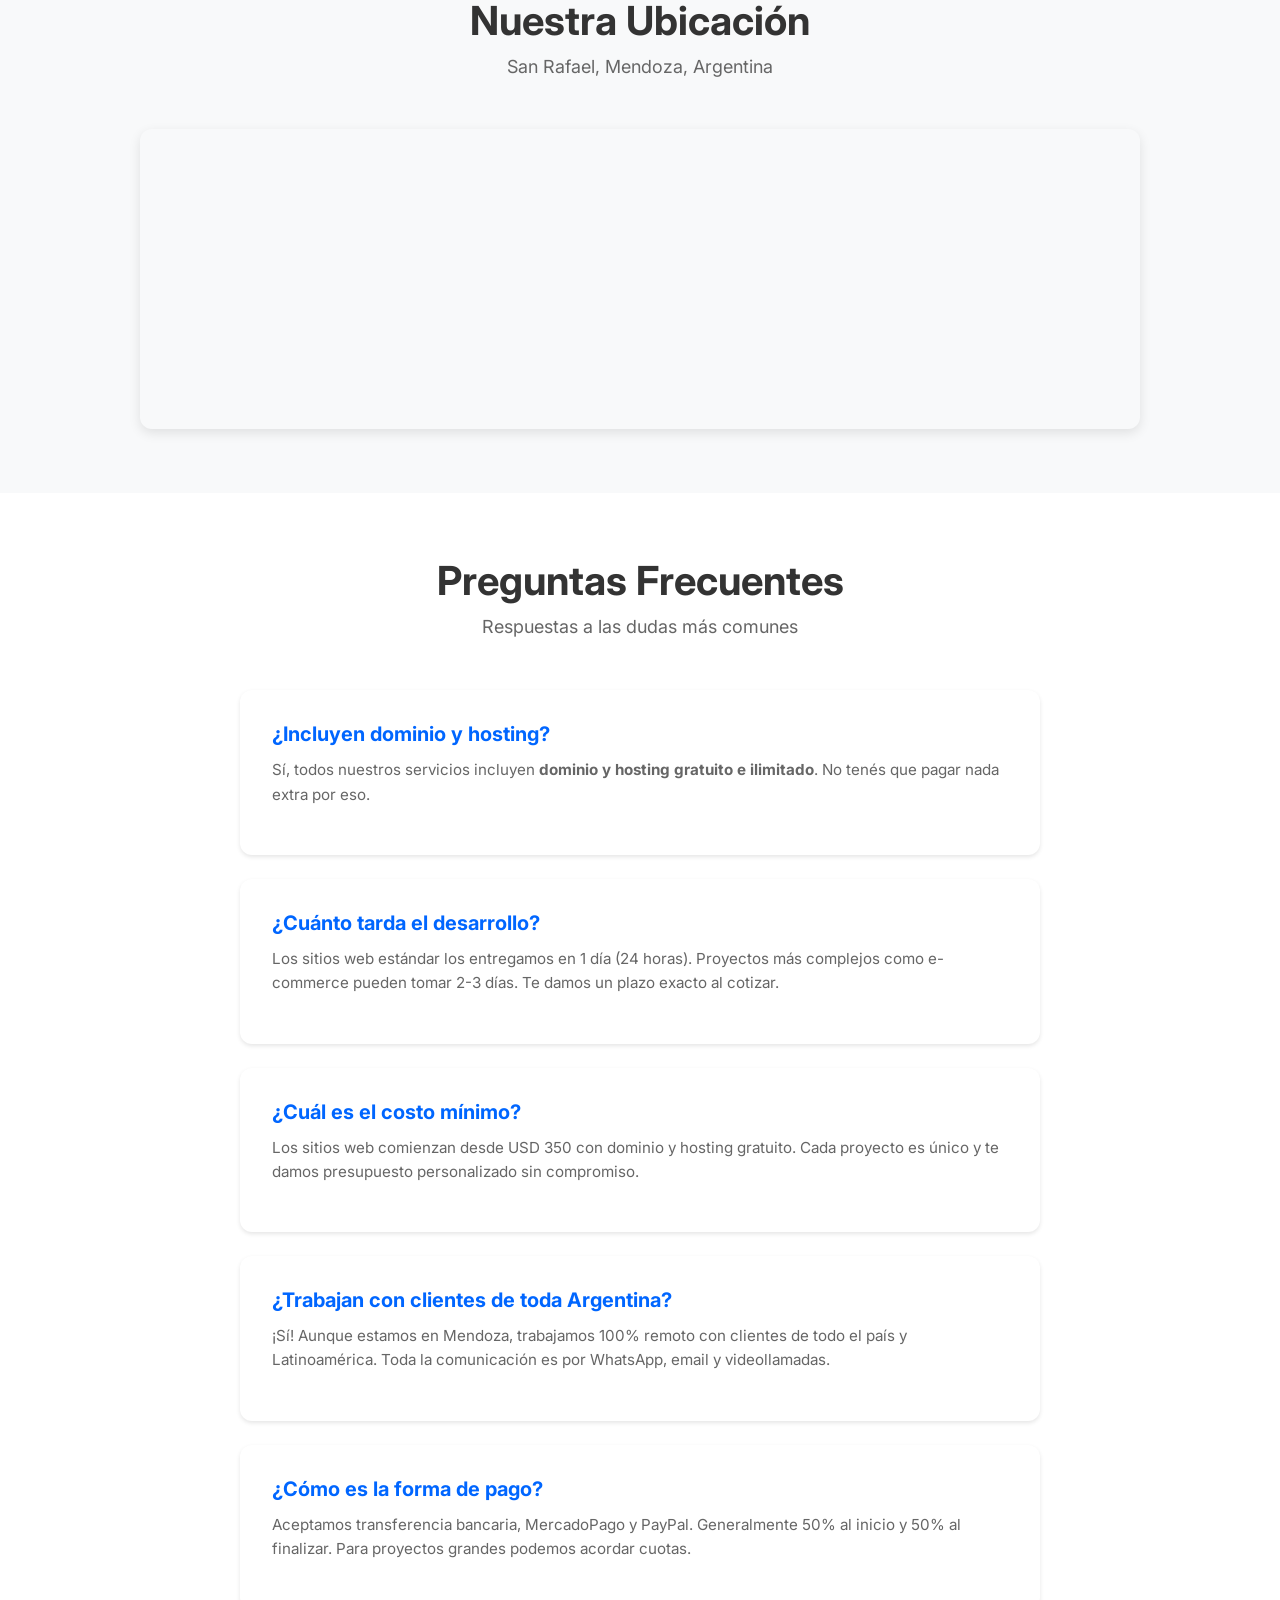
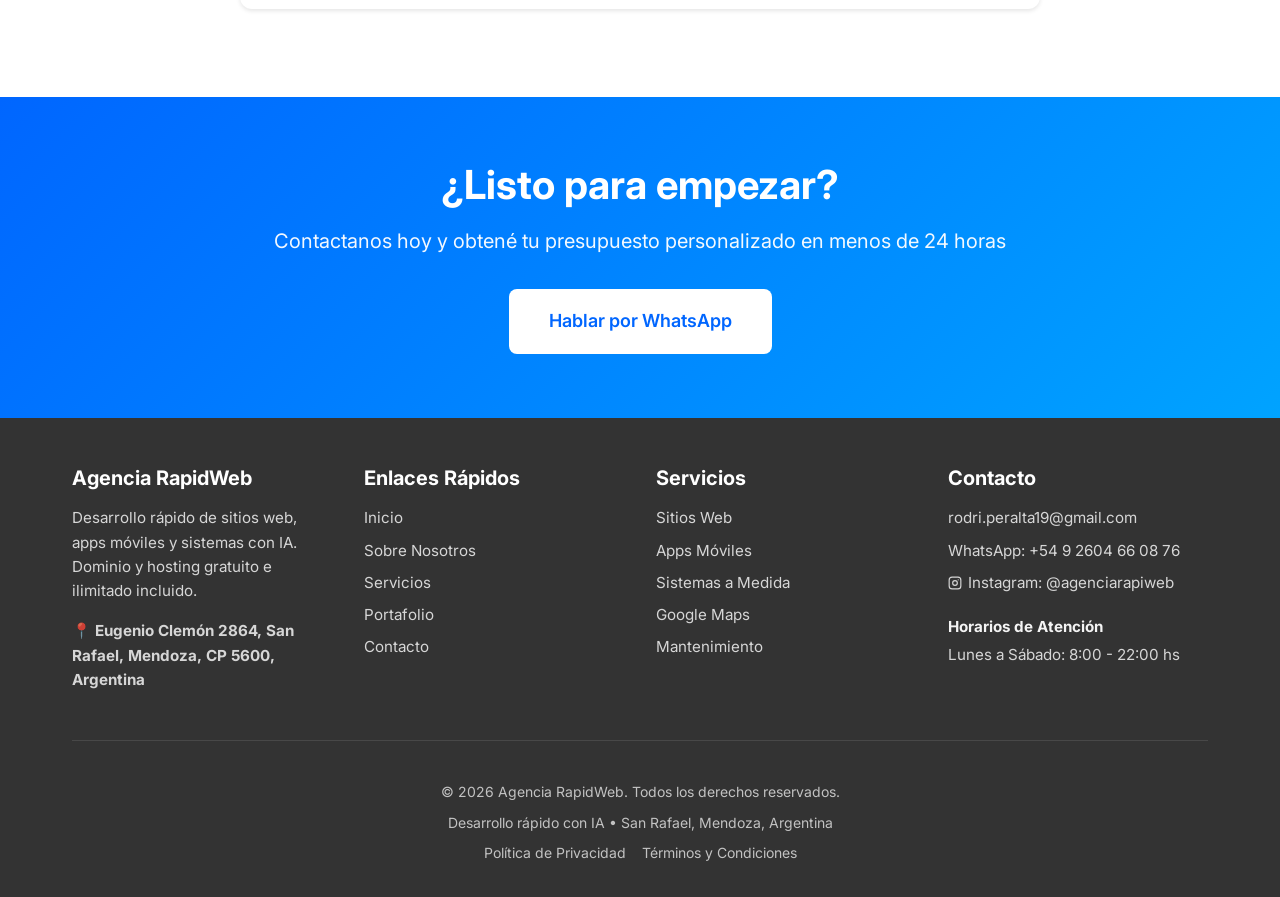
<file: contact.html>
<!DOCTYPE html>
<html lang="es">
<head>
    <meta charset="UTF-8">
    <meta name="viewport" content="width=device-width, initial-scale=1.0">
    <meta name="description" content="Contactá Agencia RapidWeb. WhatsApp, email: rodri.peralta19@gmail.com. San Rafael, Mendoza, Argentina.">
    <title>Contacto | Agencia RapidWeb - Hablemos de tu Proyecto</title>
    <link rel="icon" type="image/svg+xml" href="data:image/svg+xml,<svg xmlns='http://www.w3.org/2000/svg' viewBox='0 0 100 100'><text y='.9em' font-size='90'>⚡</text></svg>">
    <link rel="preconnect" href="https://fonts.googleapis.com">
    <link rel="preconnect" href="https://fonts.gstatic.com" crossorigin>
    <link href="https://fonts.googleapis.com/css2?family=Inter:wght@400;500;600;700&display=swap" rel="stylesheet">
    <link rel="stylesheet" href="style.css">
    <!--
    GOOGLE ANALYTICS - Configuración futura
    <script async src="https://www.googletagmanager.com/gtag/js?id=G-XXXXXXXXXX"></script>
    -->
</head>
<body>

    <!-- ========== HEADER ========== -->
    <header class="header">
        <div class="container">
                        <a href="index.html" class="logo">
                <svg class="logo-icon" viewBox="0 0 32 32" fill="none" xmlns="http://www.w3.org/2000/svg">
                    <path d="M18 2L6 18H16L14 30L26 14H16L18 2Z" fill="url(#gradient)" stroke="url(#gradient)" stroke-width="2" stroke-linejoin="round"/>
                    <defs>
                        <linearGradient id="gradient" x1="6" y1="2" x2="26" y2="30" gradientUnits="userSpaceOnUse">
                            <stop stop-color="#0066FF"/>
                            <stop offset="1" stop-color="#00A3FF"/>
                        </linearGradient>
                    </defs>
                </svg>
                <span>Agencia <span class="logo-text">RapidWeb</span></span>
            </a>
            <nav class="nav-menu">
                <a href="index.html">Inicio</a>
                <a href="about.html">Nosotros</a>
                <a href="services.html#sitios-web">Servicios</a>
                <a href="portfolio.html">Portafolio</a>
                <a href="contact.html" class="active">Contacto</a>
                <div class="nav-cta">
                    <a href="contact.html" class="btn btn-primary">Cotizar Proyecto Gratis</a>
                </div>
            </nav>
            <button class="mobile-menu-toggle" aria-label="Abrir menú">☰</button>
        </div>
    </header>

    <!-- ========== HERO ========== -->
    <section class="hero" style="padding: 4rem 0;">
        <div class="container">
            <div class="hero-content fade-in">
                <h1 style="font-size: 2.5rem;">Hablemos de tu Proyecto</h1>
                <p class="hero-subtitle">Estamos listos para convertir tu idea en realidad — con dominio y hosting gratuito</p>
            </div>
        </div>
    </section>

    <!-- ========== CONTACTO PRINCIPAL ========== -->
    <section class="section-padding">
        <div class="container">
            <div class="contact-wrapper">
                <!-- Formulario -->
                <div class="contact-form fade-in">
                    <h2 style="margin-bottom:1.5rem;">Envíanos un Mensaje</h2>
                    <p style="margin-bottom:2rem;color:var(--medium-gray);">
                        Completá el formulario y te respondemos en menos de 24 horas con un presupuesto personalizado.
                    </p>
                    <form action="https://formsubmit.co/rodri.peralta19@gmail.com" method="POST">
                        <input type="hidden" name="_subject" value="Nuevo mensaje desde Agencia RapidWeb">
                        <input type="hidden" name="_captcha" value="false">
                        <input type="hidden" name="_template" value="table">
                        <input type="hidden" name="_next" value="gracias.html">

                        <div class="form-group">
                            <label for="name">Nombre Completo *</label>
                            <input type="text" id="name" name="name" required placeholder="Tu nombre">
                        </div>
                        <div class="form-group">
                            <label for="email">Email *</label>
                            <input type="email" id="email" name="email" required placeholder="tu@email.com">
                        </div>
                        <div class="form-group">
                            <label for="phone">Teléfono / WhatsApp</label>
                            <input type="tel" id="phone" name="phone" placeholder="+54 9 2604 66 08 76">
                        </div>
                        <div class="form-group">
                            <label for="service">Tipo de Servicio</label>
                            <select id="service" name="service" style="width:100%;padding:0.875rem;border:2px solid #e9ecef;border-radius:8px;font-family:inherit;font-size:1rem;">
                                <option value="">Selecciona un servicio</option>
                                <option value="sitio-web">Sitio Web Profesional</option>
                                <option value="ecommerce">E-commerce</option>
                                <option value="app-movil">Aplicación Móvil</option>
                                <option value="sistema">Sistema a Medida</option>
                                <option value="google-maps">Google Maps / SEO Local</option>
                                <option value="mantenimiento">Mantenimiento y Soporte</option>
                                <option value="rediseno">Rediseño Web</option>
                                <option value="otro">Otro</option>
                            </select>
                        </div>
                        <div class="form-group">
                            <label for="message">Contanos sobre tu proyecto *</label>
                            <textarea id="message" name="message" required placeholder="Describí tu proyecto, objetivos, plazos y cualquier detalle importante..."></textarea>
                        </div>
                        <button type="submit" class="btn btn-primary" style="width:100%;font-size:1.125rem;">
                            Enviar Mensaje 📩
                        </button>
                        <p style="font-size:0.875rem;color:var(--light-gray);margin-top:1rem;text-align:center;">
                            Al enviar este formulario aceptás nuestra <a href="privacidad.html" style="color:var(--primary-blue);">Política de Privacidad</a>
                        </p>
                    </form>
                </div>

                <!-- Info de contacto -->
                <div class="contact-info">
                    <div class="fade-in">
                        <h2 style="margin-bottom:1.5rem;">Información de Contacto</h2>
                        <p style="margin-bottom:2rem;color:var(--medium-gray);">
                            También podés contactarnos directamente. ¡Respondemos rápido!
                        </p>
                    </div>
                    <div class="info-card fade-in">
                        <div class="info-icon">📱</div>
                        <div class="info-content">
                            <h3>WhatsApp</h3>
                            <p><a href="https://wa.me/5492604660876?text=Hola!%20Quiero%20consultar%20por%20un%20proyecto" target="_blank" rel="noopener" style="color:var(--primary-blue);font-weight:600;">+54 9 2604 66 08 76</a></p>
                            <p style="font-size:0.875rem;margin-top:0.5rem;">Respuesta inmediata en horario laboral</p>
                        </div>
                    </div>
                    <div class="info-card fade-in">
                        <div class="info-icon">✉️</div>
                        <div class="info-content">
                            <h3>Email</h3>
                            <p><a href="mailto:rodri.peralta19@gmail.com" style="color:var(--primary-blue);font-weight:600;">rodri.peralta19@gmail.com</a></p>
                            <p style="font-size:0.875rem;margin-top:0.5rem;">Respuesta en menos de 24 horas</p>
                        </div>
                    </div>
                    <div class="info-card fade-in">
                        <div class="info-icon">📍</div>
                        <div class="info-content">
                            <h3>Ubicación</h3>
                            <p style="font-weight:600;">Eugenio Clemón 2864</p>
                            <p>San Rafael, Mendoza, CP 5600</p>
                            <p>Argentina</p>
                            <p style="font-size:0.875rem;margin-top:0.5rem;">Trabajamos 100% remoto con clientes de toda Latinoamérica</p>
                        </div>
                    </div>
                    <div class="info-card fade-in">
                        <div class="info-icon">🕐</div>
                        <div class="info-content">
                            <h3>Horarios de Atención</h3>
                            <p>Lunes a Sábado: 8:00 - 22:00</p>
                            
                            <p style="font-size:0.875rem;margin-top:0.5rem;color:var(--light-gray);">Domingos y feriados cerrado</p>
                        </div>
                    </div>
                    <div class="fade-in" style="margin-top:2rem;">
                        <h3 style="margin-bottom:1rem;">Contacto Directo</h3>
                        <div style="display:flex;gap:1rem;">
                            <a href="https://wa.me/5492604660876" class="btn btn-primary" style="flex:1;text-align:center;" target="_blank" rel="noopener">WhatsApp</a>
                            <a href="https://www.instagram.com/agenciarapiweb?igsh=NmxvbHIxY3RncGt0" class="btn btn-outline" style="flex:1;text-align:center;" target="_blank" rel="noopener">Instagram</a>
                        </div>
                    </div>
                </div>
            </div>
        </div>
    </section>

    <!-- ========== MAPA ========== -->
    <section class="section-padding" style="background:var(--bg-light);">
        <div class="container">
            <div class="section-title fade-in">
                <h2>Nuestra Ubicación</h2>
                <p class="section-subtitle">San Rafael, Mendoza, Argentina</p>
            </div>
            <div class="map-container fade-in" style="max-width:1000px;margin:0 auto;">
                <iframe
                    src="https://www.google.com/maps/embed?pb=!1m18!1m12!1m3!1d107048.04725648705!2d-68.40744644999999!3d-34.617567!2m3!1f0!2f0!3f0!3m2!1i1024!2i768!4f13.1!3m3!1m2!1s0x9679a81bab56999f%3A0x3a68f910e7ea4d54!2sSan%20Rafael%2C%20Mendoza!5e0!3m2!1ses!2sar!4v1234567890123!5m2!1ses!2sar"
                    allowfullscreen=""
                    loading="lazy"
                    referrerpolicy="no-referrer-when-downgrade">
                </iframe>
            </div>
        </div>
    </section>

    <!-- ========== FAQ ========== -->
    <section class="section-padding" style="background:white;">
        <div class="container-small">
            <div class="section-title fade-in">
                <h2>Preguntas Frecuentes</h2>
                <p class="section-subtitle">Respuestas a las dudas más comunes</p>
            </div>
            <div style="max-width:800px;margin:0 auto;">
                <div class="benefit-card fade-in" style="text-align:left;margin-bottom:1.5rem;">
                    <h3 style="color:var(--primary-blue);margin-bottom:0.75rem;">¿Incluyen dominio y hosting?</h3>
                    <p>Sí, todos nuestros servicios incluyen <strong>dominio y hosting gratuito e ilimitado</strong>. No tenés que pagar nada extra por eso.</p>
                </div>
                <div class="benefit-card fade-in" style="text-align:left;margin-bottom:1.5rem;">
                    <h3 style="color:var(--primary-blue);margin-bottom:0.75rem;">¿Cuánto tarda el desarrollo?</h3>
                    <p>Los sitios web estándar los entregamos en 1 día (24 horas). Proyectos más complejos como e-commerce pueden tomar 2-3 días. Te damos un plazo exacto al cotizar.</p>
                </div>
                <div class="benefit-card fade-in" style="text-align:left;margin-bottom:1.5rem;">
                    <h3 style="color:var(--primary-blue);margin-bottom:0.75rem;">¿Cuál es el costo mínimo?</h3>
                    <p>Los sitios web comienzan desde USD 350 con dominio y hosting gratuito. Cada proyecto es único y te damos presupuesto personalizado sin compromiso.</p>
                </div>
                <div class="benefit-card fade-in" style="text-align:left;margin-bottom:1.5rem;">
                    <h3 style="color:var(--primary-blue);margin-bottom:0.75rem;">¿Trabajan con clientes de toda Argentina?</h3>
                    <p>¡Sí! Aunque estamos en Mendoza, trabajamos 100% remoto con clientes de todo el país y Latinoamérica. Toda la comunicación es por WhatsApp, email y videollamadas.</p>
                </div>
                <div class="benefit-card fade-in" style="text-align:left;margin-bottom:1.5rem;">
                    <h3 style="color:var(--primary-blue);margin-bottom:0.75rem;">¿Cómo es la forma de pago?</h3>
                    <p>Aceptamos transferencia bancaria, MercadoPago y PayPal. Generalmente 50% al inicio y 50% al finalizar. Para proyectos grandes podemos acordar cuotas.</p>
                </div>
            </div>
        </div>
    </section>

    <!-- ========== CTA ========== -->
    <section class="cta-section">
        <div class="container">
            <div class="fade-in">
                <h2>¿Listo para empezar?</h2>
                <p>Contactanos hoy y obtené tu presupuesto personalizado en menos de 24 horas</p>
                <a href="https://wa.me/5492604660876?text=Hola!%20Quiero%20consultar%20por%20un%20proyecto" class="btn btn-white btn-large" target="_blank" rel="noopener">Hablar por WhatsApp</a>
            </div>
        </div>
    </section>

    <!-- ========== FOOTER ========== -->
    <footer class="footer">
        <div class="container">
            <div class="footer-content">
                <div class="footer-section">
                    <h3>Agencia RapidWeb</h3>
                    <p>Desarrollo rápido de sitios web, apps móviles y sistemas con IA. Dominio y hosting gratuito e ilimitado incluido.</p>
                    <p style="margin-top:1rem;"><strong>📍 Eugenio Clemón 2864, San Rafael, Mendoza, CP 5600, Argentina</strong></p>
                </div>
                <div class="footer-section">
                    <h3>Enlaces Rápidos</h3>
                    <div class="footer-links">
                        <a href="index.html">Inicio</a>
                        <a href="about.html">Sobre Nosotros</a>
                        <a href="services.html">Servicios</a>
                        <a href="portfolio.html">Portafolio</a>
                        <a href="contact.html">Contacto</a>
                    </div>
                </div>
                <div class="footer-section">
                    <h3>Servicios</h3>
                    <div class="footer-links">
                        <a href="services.html#sitios-web">Sitios Web</a>
                        <a href="services.html#apps-moviles">Apps Móviles</a>
                        <a href="services.html#sistemas">Sistemas a Medida</a>
                        <a href="services.html#google-maps">Google Maps</a>
                        <a href="services.html#mantenimiento">Mantenimiento</a>
                    </div>
                </div>
                <div class="footer-section">
                    <h3>Contacto</h3>
                    <div class="footer-links">
                        <a href="mailto:rodri.peralta19@gmail.com">rodri.peralta19@gmail.com</a>
                        <a href="https://wa.me/5492604660876">WhatsApp: +54 9 2604 66 08 76</a>
                        <a href="https://www.instagram.com/agenciarapiweb?igsh=NmxvbHIxY3RncGt0" target="_blank" rel="noopener" style="display:flex;align-items:center;gap:0.4rem;">
                            <svg viewBox="0 0 24 24" width="14" height="14" fill="none" stroke="currentColor" stroke-width="2"><rect x="2" y="2" width="20" height="20" rx="5"/><circle cx="12" cy="12" r="4"/><circle cx="17.5" cy="6.5" r="1" fill="currentColor" stroke="none"/></svg>
                            Instagram: @agenciarapiweb
                        </a>
                        <div style="margin-top:0.75rem;">
                            <p style="font-weight:700;color:rgba(255,255,255,0.95);margin-bottom:0.25rem;font-size:0.95rem;">Horarios de Atención</p>
                            <p style="margin:0;">Lunes a Sábado: 8:00 - 22:00 hs</p>
                        </div>
                    </div>
                </div>
            </div>
            <div class="footer-bottom">
                <p>&copy; 2026 Agencia RapidWeb. Todos los derechos reservados.</p>
                <p>Desarrollo rápido con IA • San Rafael, Mendoza, Argentina</p>
                <div style="display:flex;justify-content:center;gap:1rem;margin-top:0.5rem;flex-wrap:wrap;">
                    <a href="privacidad.html" style="color:rgba(255,255,255,0.7);font-size:0.875rem;">Política de Privacidad</a>
                    <a href="terminos.html" style="color:rgba(255,255,255,0.7);font-size:0.875rem;">Términos y Condiciones</a>
                </div>
            </div>
        </div>
    </footer>


    <!-- ========== WHATSAPP FLOTANTE ========== -->
    <a href="https://wa.me/5492604660876?text=Hola!%20Quiero%20consultar%20por%20un%20proyecto%20web"
       class="whatsapp-float"
       target="_blank"
       rel="noopener"
       aria-label="Contactar por WhatsApp">
        <svg viewBox="0 0 24 24" xmlns="http://www.w3.org/2000/svg">
            <path d="M17.472 14.382c-.297-.149-1.758-.867-2.03-.967-.273-.099-.471-.148-.67.15-.197.297-.767.966-.94 1.164-.173.199-.347.223-.644.075-.297-.15-1.255-.463-2.39-1.475-.883-.788-1.48-1.761-1.653-2.059-.173-.297-.018-.458.13-.606.134-.133.298-.347.446-.52.149-.174.198-.298.298-.497.099-.198.05-.371-.025-.52-.075-.149-.669-1.612-.916-2.207-.242-.579-.487-.5-.669-.51-.173-.008-.371-.01-.57-.01-.198 0-.52.074-.792.372-.272.297-1.04 1.016-1.04 2.479 0 1.462 1.065 2.875 1.213 3.074.149.198 2.096 3.2 5.077 4.487.709.306 1.262.489 1.694.625.712.227 1.36.195 1.871.118.571-.085 1.758-.719 2.006-1.413.248-.694.248-1.289.173-1.413-.074-.124-.272-.198-.57-.347z"/>
            <path d="M12 0C5.373 0 0 5.373 0 12c0 2.123.554 4.118 1.528 5.852L.057 23.704a.75.75 0 00.92.92l5.849-1.47A11.95 11.95 0 0012 24c6.627 0 12-5.373 12-12S18.627 0 12 0zm0 21.75a9.716 9.716 0 01-4.976-1.366l-.356-.212-3.693.927.945-3.595-.232-.368A9.718 9.718 0 012.25 12C2.25 6.615 6.615 2.25 12 2.25S21.75 6.615 21.75 12 17.385 21.75 12 21.75z"/>
        </svg>
        <span class="whatsapp-float__tooltip">¡Escribinos!</span>
    </a>

    <script src="script.js"></script>
</body>
</html>
</file>
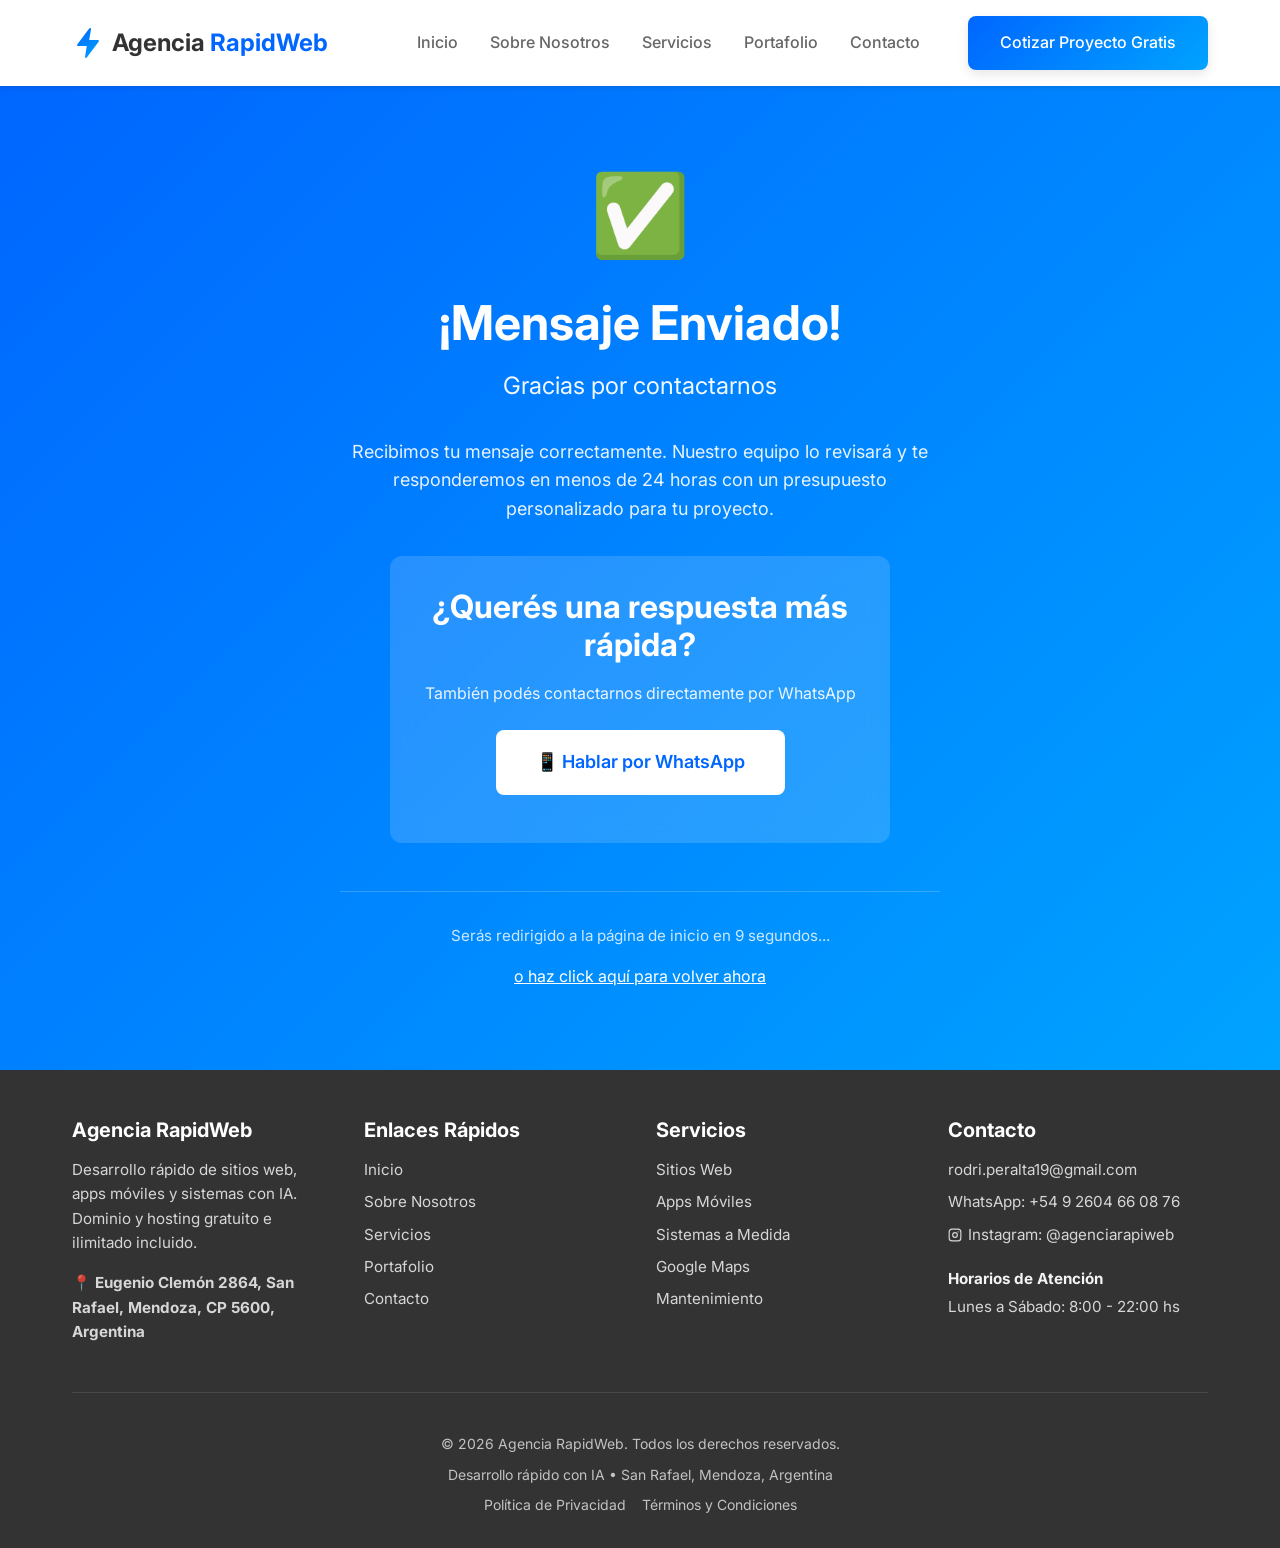
<file: gracias.html>
<!DOCTYPE html>
<html lang="es">
<head>
    <meta charset="UTF-8">
    <meta name="viewport" content="width=device-width, initial-scale=1.0">
    <meta name="description" content="Gracias por contactarnos. Te responderemos pronto - Agencia RapidWeb">
    <title>¡Gracias! | Agencia RapidWeb</title>

    <!-- Favicon -->
    <link rel="icon" type="image/svg+xml" href="data:image/svg+xml,<svg xmlns='http://www.w3.org/2000/svg' viewBox='0 0 100 100'><text y='.9em' font-size='90'>⚡</text></svg>">

    <!-- Google Fonts -->
    <link rel="preconnect" href="https://fonts.googleapis.com">
    <link rel="preconnect" href="https://fonts.gstatic.com" crossorigin>
    <link href="https://fonts.googleapis.com/css2?family=Inter:wght@400;500;600;700&display=swap" rel="stylesheet">

    <!-- Styles -->
    <link rel="stylesheet" href="style.css">

    <!-- Auto-redirect después de 10 segundos -->
    <script>
        setTimeout(function() {
            window.location.href = 'index.html';
        }, 10000);
    </script>
</head>
<body>

    <!-- ========== HEADER ========== -->
    <header class="header">
        <div class="container">
                        <a href="index.html" class="logo">
                <svg class="logo-icon" viewBox="0 0 32 32" fill="none" xmlns="http://www.w3.org/2000/svg">
                    <path d="M18 2L6 18H16L14 30L26 14H16L18 2Z" fill="url(#gradient)" stroke="url(#gradient)" stroke-width="2" stroke-linejoin="round"/>
                    <defs>
                        <linearGradient id="gradient" x1="6" y1="2" x2="26" y2="30" gradientUnits="userSpaceOnUse">
                            <stop stop-color="#0066FF"/>
                            <stop offset="1" stop-color="#00A3FF"/>
                        </linearGradient>
                    </defs>
                </svg>
                <span>Agencia <span class="logo-text">RapidWeb</span></span>
            </a>

            <nav class="nav-menu">
                <a href="index.html">Inicio</a>
                <a href="about.html">Sobre Nosotros</a>
                <a href="services.html">Servicios</a>
                <a href="portfolio.html">Portafolio</a>
                <a href="contact.html">Contacto</a>
                <div class="nav-cta">
                    <a href="contact.html" class="btn btn-primary">Cotizar Proyecto Gratis</a>
                </div>
            </nav>

            <button class="mobile-menu-toggle" aria-label="Abrir menú">☰</button>
        </div>
    </header>

    <!-- ========== MENSAJE DE GRACIAS ========== -->
    <section style="min-height: 80vh; display: flex; align-items: center; justify-content: center; background: linear-gradient(135deg, #0066FF 0%, #00A3FF 100%); color: white; text-align: center; padding: 4rem 2rem;">
        <div class="container-small fade-in">
            <div style="font-size: 5rem; margin-bottom: 1rem;">✅</div>
            <h1 style="color: white; font-size: 3rem; margin-bottom: 1rem;">¡Mensaje Enviado!</h1>
            <p style="font-size: 1.5rem; margin-bottom: 2rem; color: rgba(255,255,255,0.95);">
                Gracias por contactarnos
            </p>
            <p style="font-size: 1.125rem; max-width: 600px; margin: 0 auto 2rem; color: rgba(255,255,255,0.9);">
                Recibimos tu mensaje correctamente. Nuestro equipo lo revisará y te responderemos en menos de 24 horas con un presupuesto personalizado para tu proyecto.
            </p>

            <div style="background: rgba(255,255,255,0.15); backdrop-filter: blur(10px); border-radius: 12px; padding: 2rem; margin: 2rem auto; max-width: 500px;">
                <h3 style="color: white; margin-bottom: 1rem;">¿Querés una respuesta más rápida?</h3>
                <p style="margin-bottom: 1.5rem; color: rgba(255,255,255,0.9);">
                    También podés contactarnos directamente por WhatsApp
                </p>
                <a href="https://wa.me/549XXXXXXXXX?text=Hola!%20Acabo%20de%20enviar%20el%20formulario%20de%20contacto"
                   class="btn btn-white btn-large"
                   target="_blank"
                   rel="noopener"
                   style="display: inline-block; margin-bottom: 1rem;">
                    📱 Hablar por WhatsApp
                </a>
            </div>

            <div style="margin-top: 3rem; padding-top: 2rem; border-top: 1px solid rgba(255,255,255,0.2);">
                <p style="color: rgba(255,255,255,0.8); font-size: 0.95rem;">
                    Serás redirigido a la página de inicio en <span id="countdown">10</span> segundos...
                </p>
                <p style="margin-top: 1rem;">
                    <a href="index.html" style="color: white; text-decoration: underline;">o haz click aquí para volver ahora</a>
                </p>
            </div>
        </div>
    </section>

    <!-- ========== FOOTER ========== -->
    <footer class="footer">
        <div class="container">
            <div class="footer-content">
                <div class="footer-section">
                    <h3>Agencia RapidWeb</h3>
                    <p>Desarrollo rápido de sitios web, apps móviles y sistemas con IA. Dominio y hosting gratuito e ilimitado incluido.</p>
                    <p style="margin-top:1rem;"><strong>📍 Eugenio Clemón 2864, San Rafael, Mendoza, CP 5600, Argentina</strong></p>
                </div>
                <div class="footer-section">
                    <h3>Enlaces Rápidos</h3>
                    <div class="footer-links">
                        <a href="index.html">Inicio</a>
                        <a href="about.html">Sobre Nosotros</a>
                        <a href="services.html">Servicios</a>
                        <a href="portfolio.html">Portafolio</a>
                        <a href="contact.html">Contacto</a>
                    </div>
                </div>
                <div class="footer-section">
                    <h3>Servicios</h3>
                    <div class="footer-links">
                        <a href="services.html#sitios-web">Sitios Web</a>
                        <a href="services.html#apps-moviles">Apps Móviles</a>
                        <a href="services.html#sistemas">Sistemas a Medida</a>
                        <a href="services.html#google-maps">Google Maps</a>
                        <a href="services.html#mantenimiento">Mantenimiento</a>
                    </div>
                </div>
                <div class="footer-section">
                    <h3>Contacto</h3>
                    <div class="footer-links">
                        <a href="mailto:rodri.peralta19@gmail.com">rodri.peralta19@gmail.com</a>
                        <a href="https://wa.me/5492604660876">WhatsApp: +54 9 2604 66 08 76</a>
                        <a href="https://www.instagram.com/agenciarapiweb?igsh=NmxvbHIxY3RncGt0" target="_blank" rel="noopener" style="display:flex;align-items:center;gap:0.4rem;">
                            <svg viewBox="0 0 24 24" width="14" height="14" fill="none" stroke="currentColor" stroke-width="2"><rect x="2" y="2" width="20" height="20" rx="5"/><circle cx="12" cy="12" r="4"/><circle cx="17.5" cy="6.5" r="1" fill="currentColor" stroke="none"/></svg>
                            Instagram: @agenciarapiweb
                        </a>
                        <div style="margin-top:0.75rem;">
                            <p style="font-weight:700;color:rgba(255,255,255,0.95);margin-bottom:0.25rem;font-size:0.95rem;">Horarios de Atención</p>
                            <p style="margin:0;">Lunes a Sábado: 8:00 - 22:00 hs</p>
                        </div>
                    </div>
                </div>
            </div>
            <div class="footer-bottom">
                <p>&copy; 2026 Agencia RapidWeb. Todos los derechos reservados.</p>
                <p>Desarrollo rápido con IA • San Rafael, Mendoza, Argentina</p>
                <div style="display:flex;justify-content:center;gap:1rem;margin-top:0.5rem;flex-wrap:wrap;">
                    <a href="privacidad.html" style="color:rgba(255,255,255,0.7);font-size:0.875rem;">Política de Privacidad</a>
                    <a href="terminos.html" style="color:rgba(255,255,255,0.7);font-size:0.875rem;">Términos y Condiciones</a>
                </div>
            </div>
        </div>
    </footer>

    <!-- Scripts -->
    <script src="script.js"></script>
    <script>
        // Countdown timer
        let seconds = 10;
        const countdownEl = document.getElementById('countdown');

        setInterval(function() {
            seconds--;
            if (countdownEl && seconds >= 0) {
                countdownEl.textContent = seconds;
            }
        }, 1000);
    </script>

</body>
</html>
</file>
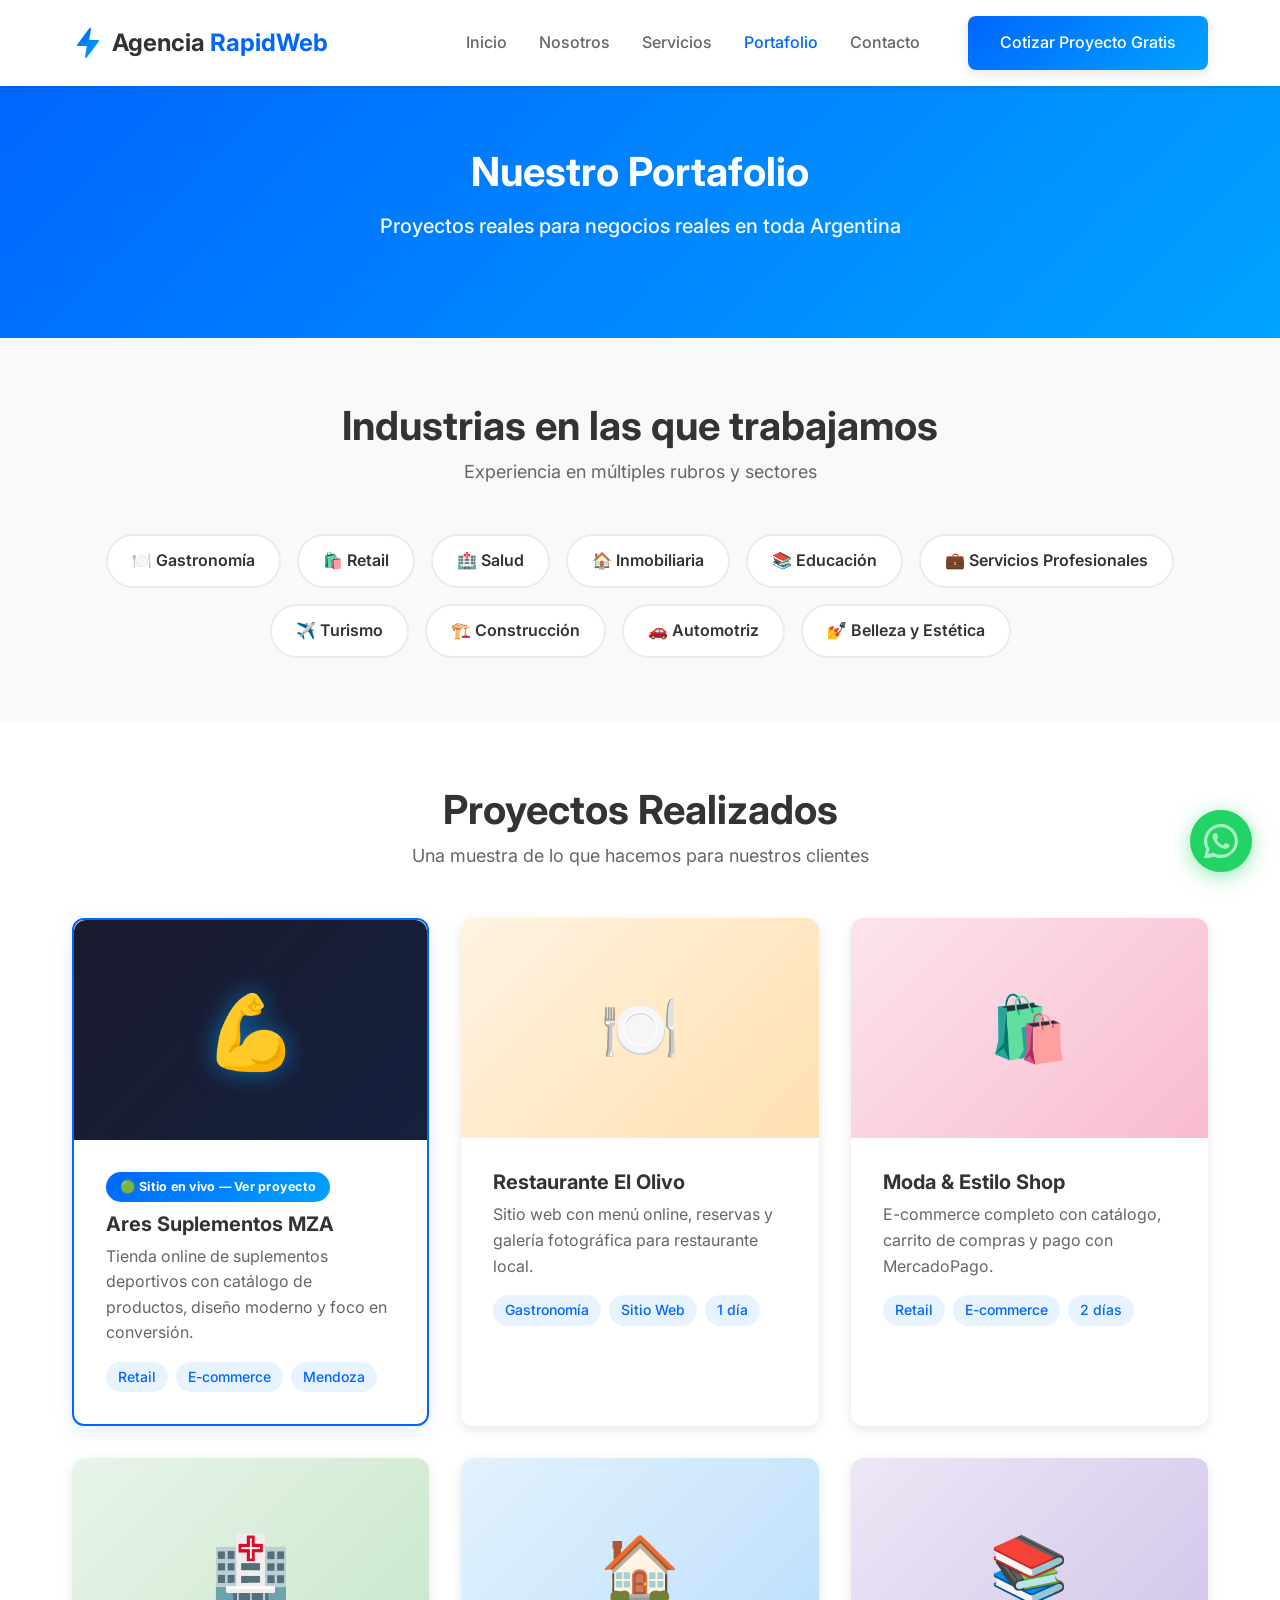
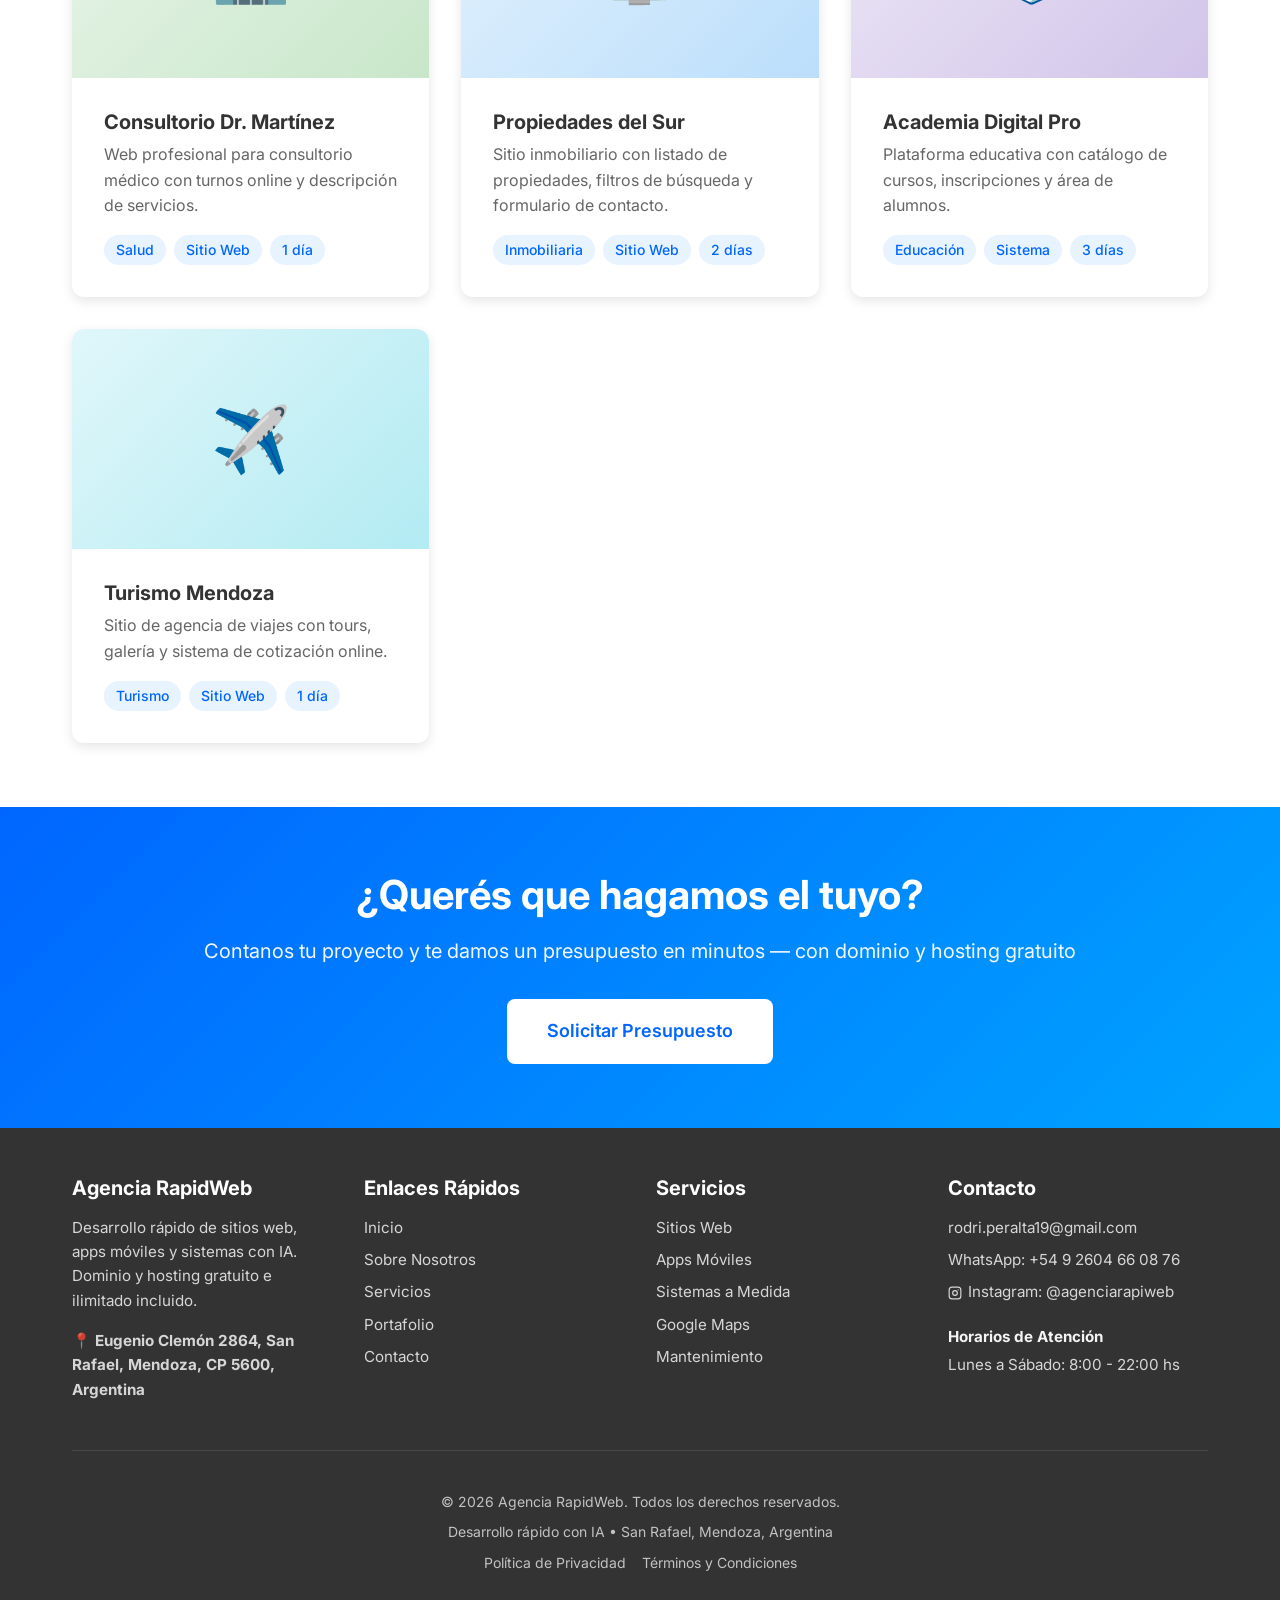
<file: portfolio.html>
<!DOCTYPE html>
<html lang="es">
<head>
    <meta charset="UTF-8">
    <meta name="viewport" content="width=device-width, initial-scale=1.0">
    <meta name="description" content="Portafolio de Agencia RapidWeb - Proyectos web para Gastronomía, Retail, Salud, Inmobiliaria, Educación, Turismo y más. San Rafael, Mendoza.">
    <title>Portafolio | Agencia RapidWeb</title>
    <link rel="icon" type="image/svg+xml" href="data:image/svg+xml,<svg xmlns='http://www.w3.org/2000/svg' viewBox='0 0 100 100'><text y='.9em' font-size='90'>⚡</text></svg>">
    <link rel="preconnect" href="https://fonts.googleapis.com">
    <link rel="preconnect" href="https://fonts.gstatic.com" crossorigin>
    <link href="https://fonts.googleapis.com/css2?family=Inter:wght@400;500;600;700&display=swap" rel="stylesheet">
    <link rel="stylesheet" href="style.css">
</head>
<body>

    <!-- ========== HEADER ========== -->
    <header class="header">
        <div class="container">
                        <a href="index.html" class="logo">
                <svg class="logo-icon" viewBox="0 0 32 32" fill="none" xmlns="http://www.w3.org/2000/svg">
                    <path d="M18 2L6 18H16L14 30L26 14H16L18 2Z" fill="url(#gradient)" stroke="url(#gradient)" stroke-width="2" stroke-linejoin="round"/>
                    <defs>
                        <linearGradient id="gradient" x1="6" y1="2" x2="26" y2="30" gradientUnits="userSpaceOnUse">
                            <stop stop-color="#0066FF"/>
                            <stop offset="1" stop-color="#00A3FF"/>
                        </linearGradient>
                    </defs>
                </svg>
                <span>Agencia <span class="logo-text">RapidWeb</span></span>
            </a>
            <nav class="nav-menu">
                <a href="index.html">Inicio</a>
                <a href="about.html">Nosotros</a>
                <a href="services.html#sitios-web">Servicios</a>
                <a href="portfolio.html" class="active">Portafolio</a>
                <a href="contact.html">Contacto</a>
                <div class="nav-cta">
                    <a href="contact.html" class="btn btn-primary">Cotizar Proyecto Gratis</a>
                </div>
            </nav>
            <button class="mobile-menu-toggle" aria-label="Abrir menú">☰</button>
        </div>
    </header>

    <!-- ========== HERO ========== -->
    <section class="hero" style="padding: 4rem 0;">
        <div class="container">
            <div class="hero-content fade-in">
                <h1 style="font-size: 2.5rem;">Nuestro Portafolio</h1>
                <p class="hero-subtitle">Proyectos reales para negocios reales en toda Argentina</p>
            </div>
        </div>
    </section>

    <!-- ========== INDUSTRIAS ========== -->
    <section class="section-padding" style="background:var(--bg-light);">
        <div class="container">
            <div class="section-title fade-in">
                <h2>Industrias en las que trabajamos</h2>
                <p class="section-subtitle">Experiencia en múltiples rubros y sectores</p>
            </div>
            <div class="industries-grid fade-in">
                <div class="industry-badge">🍽️ Gastronomía</div>
                <div class="industry-badge">🛍️ Retail</div>
                <div class="industry-badge">🏥 Salud</div>
                <div class="industry-badge">🏠 Inmobiliaria</div>
                <div class="industry-badge">📚 Educación</div>
                <div class="industry-badge">💼 Servicios Profesionales</div>
                <div class="industry-badge">✈️ Turismo</div>
                <div class="industry-badge">🏗️ Construcción</div>
                <div class="industry-badge">🚗 Automotriz</div>
                <div class="industry-badge">💅 Belleza y Estética</div>
            </div>
        </div>
    </section>

    <!-- ========== PROYECTOS ========== -->
    <section class="section-padding">
        <div class="container">
            <div class="section-title fade-in">
                <h2>Proyectos Realizados</h2>
                <p class="section-subtitle">Una muestra de lo que hacemos para nuestros clientes</p>
            </div>
            <div class="portfolio-grid">

                <!-- ARES SUPLEMENTOS - Cliente real -->
                <div class="portfolio-item fade-in portfolio-item--real">
                    <a href="https://www.aressuplementosmza.com.ar/" target="_blank" rel="noopener" class="portfolio-link-wrap">
                        <div class="portfolio-placeholder portfolio-placeholder--ares">
                            <span>💪</span>
                        </div>
                        <div class="portfolio-content">
                            <div class="portfolio-live-badge">🟢 Sitio en vivo — Ver proyecto</div>
                            <h3>Ares Suplementos MZA</h3>
                            <p>Tienda online de suplementos deportivos con catálogo de productos, diseño moderno y foco en conversión.</p>
                            <div class="portfolio-tags">
                                <span class="portfolio-tag">Retail</span>
                                <span class="portfolio-tag">E-commerce</span>
                                <span class="portfolio-tag">Mendoza</span>
                            </div>
                        </div>
                    </a>
                </div>


                <div class="portfolio-item fade-in">
                    <div class="portfolio-placeholder portfolio-placeholder--gastro">
                        <span>🍽️</span>
                    </div>
                    <div class="portfolio-content">
                        <h3>Restaurante El Olivo</h3>
                        <p>Sitio web con menú online, reservas y galería fotográfica para restaurante local.</p>
                        <div class="portfolio-tags">
                            <span class="portfolio-tag">Gastronomía</span>
                            <span class="portfolio-tag">Sitio Web</span>
                            <span class="portfolio-tag">1 día</span>
                        </div>
                    </div>
                </div>

                <div class="portfolio-item fade-in">
                    <div class="portfolio-placeholder portfolio-placeholder--retail">
                        <span>🛍️</span>
                    </div>
                    <div class="portfolio-content">
                        <h3>Moda & Estilo Shop</h3>
                        <p>E-commerce completo con catálogo, carrito de compras y pago con MercadoPago.</p>
                        <div class="portfolio-tags">
                            <span class="portfolio-tag">Retail</span>
                            <span class="portfolio-tag">E-commerce</span>
                            <span class="portfolio-tag">2 días</span>
                        </div>
                    </div>
                </div>

                <div class="portfolio-item fade-in">
                    <div class="portfolio-placeholder portfolio-placeholder--salud">
                        <span>🏥</span>
                    </div>
                    <div class="portfolio-content">
                        <h3>Consultorio Dr. Martínez</h3>
                        <p>Web profesional para consultorio médico con turnos online y descripción de servicios.</p>
                        <div class="portfolio-tags">
                            <span class="portfolio-tag">Salud</span>
                            <span class="portfolio-tag">Sitio Web</span>
                            <span class="portfolio-tag">1 día</span>
                        </div>
                    </div>
                </div>

                <div class="portfolio-item fade-in">
                    <div class="portfolio-placeholder portfolio-placeholder--inmobiliaria">
                        <span>🏠</span>
                    </div>
                    <div class="portfolio-content">
                        <h3>Propiedades del Sur</h3>
                        <p>Sitio inmobiliario con listado de propiedades, filtros de búsqueda y formulario de contacto.</p>
                        <div class="portfolio-tags">
                            <span class="portfolio-tag">Inmobiliaria</span>
                            <span class="portfolio-tag">Sitio Web</span>
                            <span class="portfolio-tag">2 días</span>
                        </div>
                    </div>
                </div>

                <div class="portfolio-item fade-in">
                    <div class="portfolio-placeholder portfolio-placeholder--educacion">
                        <span>📚</span>
                    </div>
                    <div class="portfolio-content">
                        <h3>Academia Digital Pro</h3>
                        <p>Plataforma educativa con catálogo de cursos, inscripciones y área de alumnos.</p>
                        <div class="portfolio-tags">
                            <span class="portfolio-tag">Educación</span>
                            <span class="portfolio-tag">Sistema</span>
                            <span class="portfolio-tag">3 días</span>
                        </div>
                    </div>
                </div>

                <div class="portfolio-item fade-in">
                    <div class="portfolio-placeholder portfolio-placeholder--turismo">
                        <span>✈️</span>
                    </div>
                    <div class="portfolio-content">
                        <h3>Turismo Mendoza</h3>
                        <p>Sitio de agencia de viajes con tours, galería y sistema de cotización online.</p>
                        <div class="portfolio-tags">
                            <span class="portfolio-tag">Turismo</span>
                            <span class="portfolio-tag">Sitio Web</span>
                            <span class="portfolio-tag">1 día</span>
                        </div>
                    </div>
                </div>

            </div>
        </div>
    </section>

    <!-- ========== CTA ========== -->
    <section class="cta-section">
        <div class="container">
            <div class="fade-in">
                <h2>¿Querés que hagamos el tuyo?</h2>
                <p>Contanos tu proyecto y te damos un presupuesto en minutos — con dominio y hosting gratuito</p>
                <a href="contact.html" class="btn btn-white btn-large">Solicitar Presupuesto</a>
            </div>
        </div>
    </section>

    <!-- ========== FOOTER ========== -->
    <footer class="footer">
        <div class="container">
            <div class="footer-content">
                <div class="footer-section">
                    <h3>Agencia RapidWeb</h3>
                    <p>Desarrollo rápido de sitios web, apps móviles y sistemas con IA. Dominio y hosting gratuito e ilimitado incluido.</p>
                    <p style="margin-top:1rem;"><strong>📍 Eugenio Clemón 2864, San Rafael, Mendoza, CP 5600, Argentina</strong></p>
                </div>
                <div class="footer-section">
                    <h3>Enlaces Rápidos</h3>
                    <div class="footer-links">
                        <a href="index.html">Inicio</a>
                        <a href="about.html">Sobre Nosotros</a>
                        <a href="services.html">Servicios</a>
                        <a href="portfolio.html">Portafolio</a>
                        <a href="contact.html">Contacto</a>
                    </div>
                </div>
                <div class="footer-section">
                    <h3>Servicios</h3>
                    <div class="footer-links">
                        <a href="services.html#sitios-web">Sitios Web</a>
                        <a href="services.html#apps-moviles">Apps Móviles</a>
                        <a href="services.html#sistemas">Sistemas a Medida</a>
                        <a href="services.html#google-maps">Google Maps</a>
                        <a href="services.html#mantenimiento">Mantenimiento</a>
                    </div>
                </div>
                <div class="footer-section">
                    <h3>Contacto</h3>
                    <div class="footer-links">
                        <a href="mailto:rodri.peralta19@gmail.com">rodri.peralta19@gmail.com</a>
                        <a href="https://wa.me/5492604660876">WhatsApp: +54 9 2604 66 08 76</a>
                        <a href="https://www.instagram.com/agenciarapiweb?igsh=NmxvbHIxY3RncGt0" target="_blank" rel="noopener" style="display:flex;align-items:center;gap:0.4rem;">
                            <svg viewBox="0 0 24 24" width="14" height="14" fill="none" stroke="currentColor" stroke-width="2"><rect x="2" y="2" width="20" height="20" rx="5"/><circle cx="12" cy="12" r="4"/><circle cx="17.5" cy="6.5" r="1" fill="currentColor" stroke="none"/></svg>
                            Instagram: @agenciarapiweb
                        </a>
                        <div style="margin-top:0.75rem;">
                            <p style="font-weight:700;color:rgba(255,255,255,0.95);margin-bottom:0.25rem;font-size:0.95rem;">Horarios de Atención</p>
                            <p style="margin:0;">Lunes a Sábado: 8:00 - 22:00 hs</p>
                        </div>
                    </div>
                </div>
            </div>
            <div class="footer-bottom">
                <p>&copy; 2026 Agencia RapidWeb. Todos los derechos reservados.</p>
                <p>Desarrollo rápido con IA • San Rafael, Mendoza, Argentina</p>
                <div style="display:flex;justify-content:center;gap:1rem;margin-top:0.5rem;flex-wrap:wrap;">
                    <a href="privacidad.html" style="color:rgba(255,255,255,0.7);font-size:0.875rem;">Política de Privacidad</a>
                    <a href="terminos.html" style="color:rgba(255,255,255,0.7);font-size:0.875rem;">Términos y Condiciones</a>
                </div>
            </div>
        </div>
    </footer>


    <!-- ========== WHATSAPP FLOTANTE ========== -->
    <a href="https://wa.me/5492604660876?text=Hola!%20Quiero%20consultar%20por%20un%20proyecto%20web"
       class="whatsapp-float"
       target="_blank"
       rel="noopener"
       aria-label="Contactar por WhatsApp">
        <svg viewBox="0 0 24 24" xmlns="http://www.w3.org/2000/svg">
            <path d="M17.472 14.382c-.297-.149-1.758-.867-2.03-.967-.273-.099-.471-.148-.67.15-.197.297-.767.966-.94 1.164-.173.199-.347.223-.644.075-.297-.15-1.255-.463-2.39-1.475-.883-.788-1.48-1.761-1.653-2.059-.173-.297-.018-.458.13-.606.134-.133.298-.347.446-.52.149-.174.198-.298.298-.497.099-.198.05-.371-.025-.52-.075-.149-.669-1.612-.916-2.207-.242-.579-.487-.5-.669-.51-.173-.008-.371-.01-.57-.01-.198 0-.52.074-.792.372-.272.297-1.04 1.016-1.04 2.479 0 1.462 1.065 2.875 1.213 3.074.149.198 2.096 3.2 5.077 4.487.709.306 1.262.489 1.694.625.712.227 1.36.195 1.871.118.571-.085 1.758-.719 2.006-1.413.248-.694.248-1.289.173-1.413-.074-.124-.272-.198-.57-.347z"/>
            <path d="M12 0C5.373 0 0 5.373 0 12c0 2.123.554 4.118 1.528 5.852L.057 23.704a.75.75 0 00.92.92l5.849-1.47A11.95 11.95 0 0012 24c6.627 0 12-5.373 12-12S18.627 0 12 0zm0 21.75a9.716 9.716 0 01-4.976-1.366l-.356-.212-3.693.927.945-3.595-.232-.368A9.718 9.718 0 012.25 12C2.25 6.615 6.615 2.25 12 2.25S21.75 6.615 21.75 12 17.385 21.75 12 21.75z"/>
        </svg>
        <span class="whatsapp-float__tooltip">¡Escribinos!</span>
    </a>

    <script src="script.js"></script>
</body>
</html>
</file>
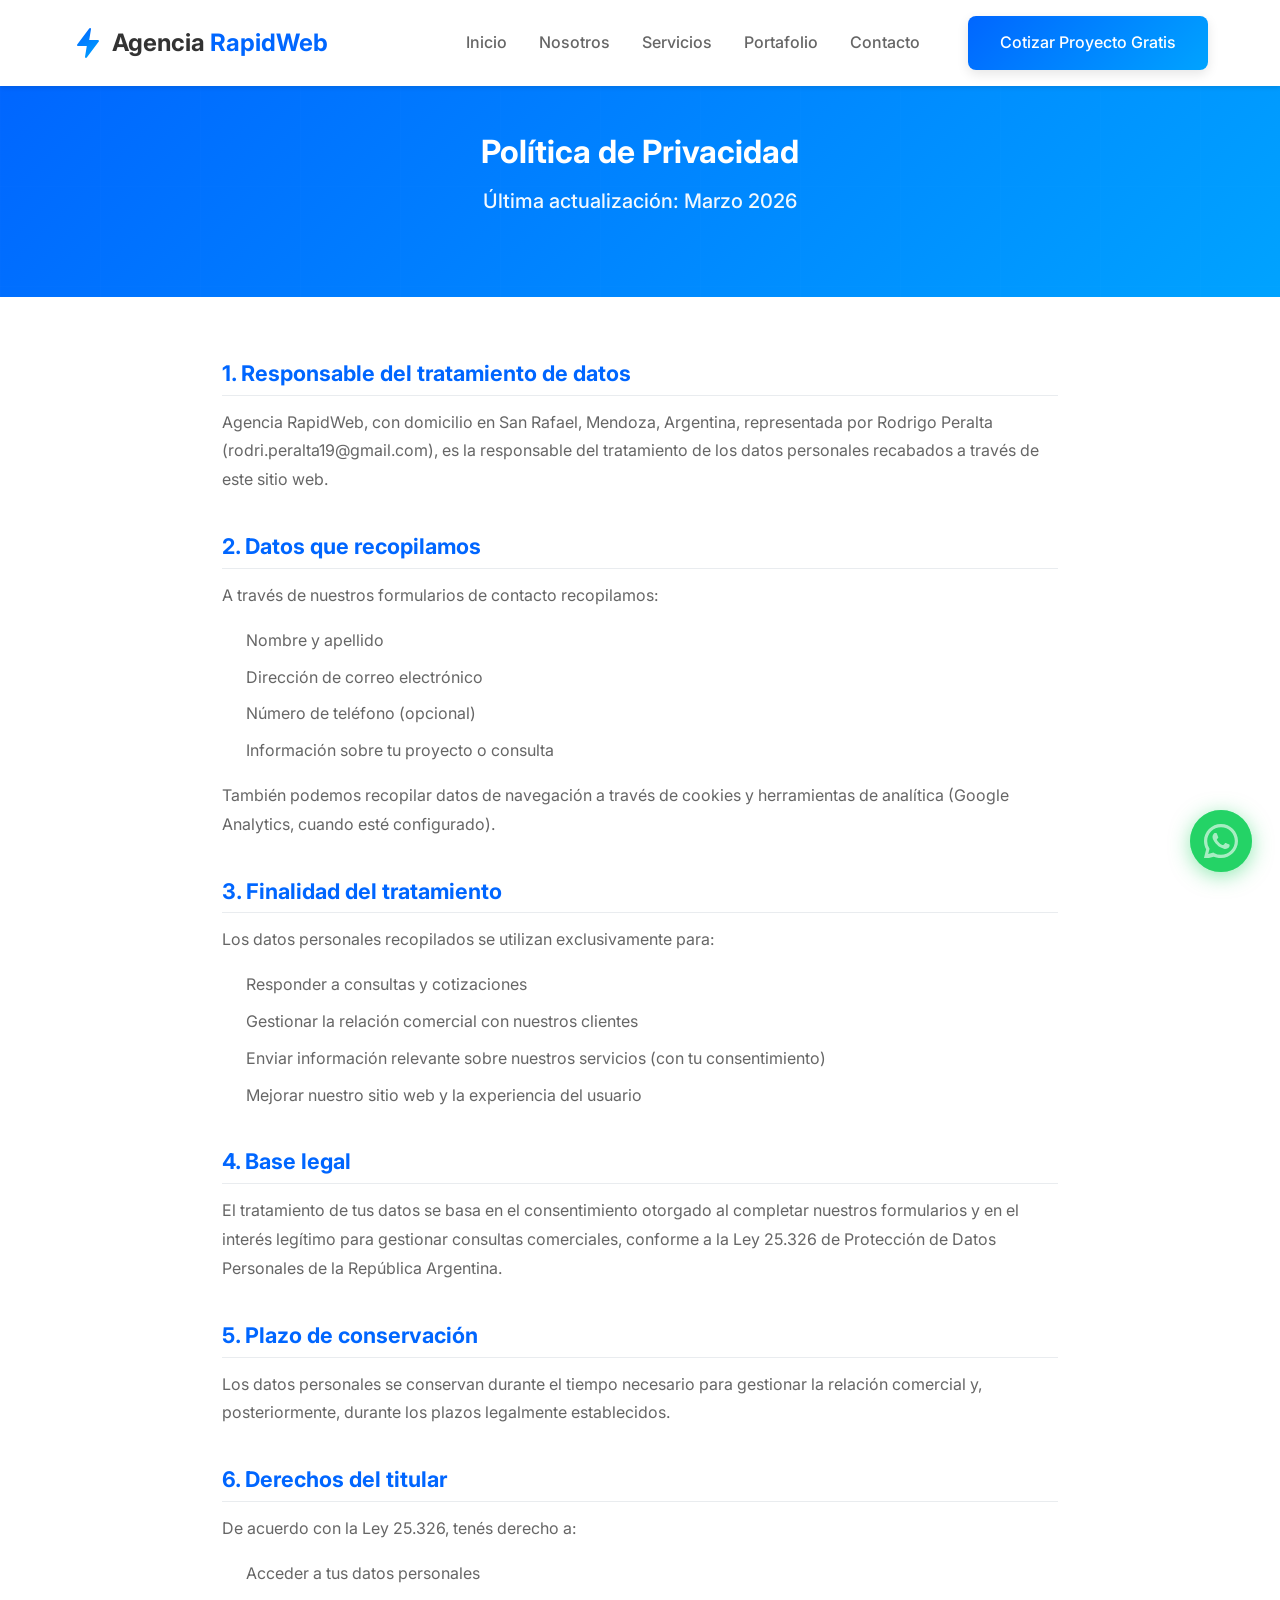
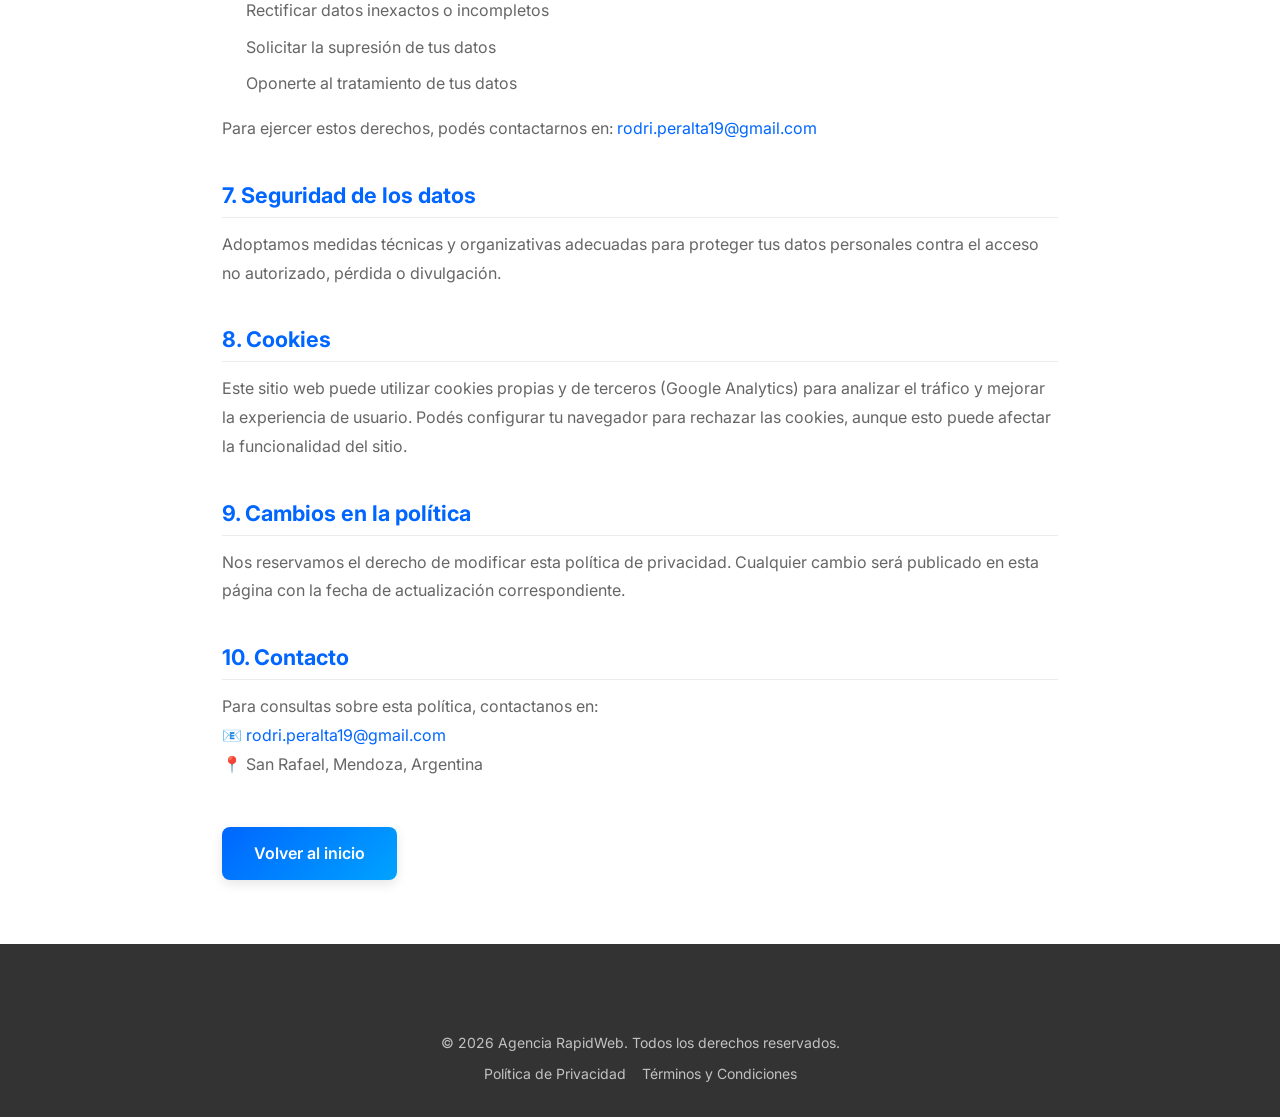
<file: privacidad.html>
<!DOCTYPE html>
<html lang="es">
<head>
    <meta charset="UTF-8">
    <meta name="viewport" content="width=device-width, initial-scale=1.0">
    <title>Política de Privacidad | Agencia RapidWeb</title>
    <link rel="icon" type="image/svg+xml" href="data:image/svg+xml,<svg xmlns='http://www.w3.org/2000/svg' viewBox='0 0 100 100'><text y='.9em' font-size='90'>⚡</text></svg>">
    <link rel="preconnect" href="https://fonts.googleapis.com">
    <link rel="preconnect" href="https://fonts.gstatic.com" crossorigin>
    <link href="https://fonts.googleapis.com/css2?family=Inter:wght@400;500;600;700&display=swap" rel="stylesheet">
    <link rel="stylesheet" href="style.css">
</head>
<body>

    <header class="header">
        <div class="container">
                        <a href="index.html" class="logo">
                <svg class="logo-icon" viewBox="0 0 32 32" fill="none" xmlns="http://www.w3.org/2000/svg">
                    <path d="M18 2L6 18H16L14 30L26 14H16L18 2Z" fill="url(#gradient)" stroke="url(#gradient)" stroke-width="2" stroke-linejoin="round"/>
                    <defs>
                        <linearGradient id="gradient" x1="6" y1="2" x2="26" y2="30" gradientUnits="userSpaceOnUse">
                            <stop stop-color="#0066FF"/>
                            <stop offset="1" stop-color="#00A3FF"/>
                        </linearGradient>
                    </defs>
                </svg>
                <span>Agencia <span class="logo-text">RapidWeb</span></span>
            </a>
            <nav class="nav-menu">
                <a href="index.html">Inicio</a>
                <a href="about.html">Nosotros</a>
                <a href="services.html#sitios-web">Servicios</a>
                <a href="portfolio.html">Portafolio</a>
                <a href="contact.html">Contacto</a>
                <div class="nav-cta"><a href="contact.html" class="btn btn-primary">Cotizar Proyecto Gratis</a></div>
            </nav>
            <button class="mobile-menu-toggle" aria-label="Abrir menú">☰</button>
        </div>
    </header>

    <section class="hero" style="padding: 3rem 0;">
        <div class="container">
            <div class="hero-content fade-in">
                <h1 style="font-size:2rem;">Política de Privacidad</h1>
                <p class="hero-subtitle">Última actualización: Marzo 2026</p>
            </div>
        </div>
    </section>

    <section class="section-padding">
        <div class="container-small">
            <div class="legal-content fade-in">

                <h2>1. Responsable del tratamiento de datos</h2>
                <p>Agencia RapidWeb, con domicilio en San Rafael, Mendoza, Argentina, representada por Rodrigo Peralta (rodri.peralta19@gmail.com), es la responsable del tratamiento de los datos personales recabados a través de este sitio web.</p>

                <h2>2. Datos que recopilamos</h2>
                <p>A través de nuestros formularios de contacto recopilamos:</p>
                <ul style="color:var(--medium-gray);padding-left:1.5rem;margin-bottom:1rem;">
                    <li style="margin-bottom:0.5rem;">Nombre y apellido</li>
                    <li style="margin-bottom:0.5rem;">Dirección de correo electrónico</li>
                    <li style="margin-bottom:0.5rem;">Número de teléfono (opcional)</li>
                    <li style="margin-bottom:0.5rem;">Información sobre tu proyecto o consulta</li>
                </ul>
                <p>También podemos recopilar datos de navegación a través de cookies y herramientas de analítica (Google Analytics, cuando esté configurado).</p>

                <h2>3. Finalidad del tratamiento</h2>
                <p>Los datos personales recopilados se utilizan exclusivamente para:</p>
                <ul style="color:var(--medium-gray);padding-left:1.5rem;margin-bottom:1rem;">
                    <li style="margin-bottom:0.5rem;">Responder a consultas y cotizaciones</li>
                    <li style="margin-bottom:0.5rem;">Gestionar la relación comercial con nuestros clientes</li>
                    <li style="margin-bottom:0.5rem;">Enviar información relevante sobre nuestros servicios (con tu consentimiento)</li>
                    <li style="margin-bottom:0.5rem;">Mejorar nuestro sitio web y la experiencia del usuario</li>
                </ul>

                <h2>4. Base legal</h2>
                <p>El tratamiento de tus datos se basa en el consentimiento otorgado al completar nuestros formularios y en el interés legítimo para gestionar consultas comerciales, conforme a la Ley 25.326 de Protección de Datos Personales de la República Argentina.</p>

                <h2>5. Plazo de conservación</h2>
                <p>Los datos personales se conservan durante el tiempo necesario para gestionar la relación comercial y, posteriormente, durante los plazos legalmente establecidos.</p>

                <h2>6. Derechos del titular</h2>
                <p>De acuerdo con la Ley 25.326, tenés derecho a:</p>
                <ul style="color:var(--medium-gray);padding-left:1.5rem;margin-bottom:1rem;">
                    <li style="margin-bottom:0.5rem;">Acceder a tus datos personales</li>
                    <li style="margin-bottom:0.5rem;">Rectificar datos inexactos o incompletos</li>
                    <li style="margin-bottom:0.5rem;">Solicitar la supresión de tus datos</li>
                    <li style="margin-bottom:0.5rem;">Oponerte al tratamiento de tus datos</li>
                </ul>
                <p>Para ejercer estos derechos, podés contactarnos en: <a href="mailto:rodri.peralta19@gmail.com" style="color:var(--primary-blue);">rodri.peralta19@gmail.com</a></p>

                <h2>7. Seguridad de los datos</h2>
                <p>Adoptamos medidas técnicas y organizativas adecuadas para proteger tus datos personales contra el acceso no autorizado, pérdida o divulgación.</p>

                <h2>8. Cookies</h2>
                <p>Este sitio web puede utilizar cookies propias y de terceros (Google Analytics) para analizar el tráfico y mejorar la experiencia de usuario. Podés configurar tu navegador para rechazar las cookies, aunque esto puede afectar la funcionalidad del sitio.</p>

                <h2>9. Cambios en la política</h2>
                <p>Nos reservamos el derecho de modificar esta política de privacidad. Cualquier cambio será publicado en esta página con la fecha de actualización correspondiente.</p>

                <h2>10. Contacto</h2>
                <p>Para consultas sobre esta política, contactanos en:<br>
                📧 <a href="mailto:rodri.peralta19@gmail.com" style="color:var(--primary-blue);">rodri.peralta19@gmail.com</a><br>
                📍 San Rafael, Mendoza, Argentina</p>

                <div style="margin-top:3rem;">
                    <a href="index.html" class="btn btn-primary">Volver al inicio</a>
                </div>
            </div>
        </div>
    </section>

<!-- ========== FOOTER ========== -->
    <footer class="footer">
        <div class="container">
            <div class="footer-bottom" style="border-top:none;">
                <p>&copy; 2026 Agencia RapidWeb. Todos los derechos reservados.</p>
                <div style="display:flex;justify-content:center;gap:1rem;margin-top:0.5rem;flex-wrap:wrap;">
                    <a href="privacidad.html" style="color:rgba(255,255,255,0.7);font-size:0.875rem;">Política de Privacidad</a>
                    <a href="terminos.html" style="color:rgba(255,255,255,0.7);font-size:0.875rem;">Términos y Condiciones</a>
                </div>
            </div>
        </div>
    </footer>


    <!-- ========== WHATSAPP FLOTANTE ========== -->
    <a href="https://wa.me/5492604660876?text=Hola!%20Quiero%20consultar%20por%20un%20proyecto%20web"
       class="whatsapp-float"
       target="_blank"
       rel="noopener"
       aria-label="Contactar por WhatsApp">
        <svg viewBox="0 0 24 24" xmlns="http://www.w3.org/2000/svg">
            <path d="M17.472 14.382c-.297-.149-1.758-.867-2.03-.967-.273-.099-.471-.148-.67.15-.197.297-.767.966-.94 1.164-.173.199-.347.223-.644.075-.297-.15-1.255-.463-2.39-1.475-.883-.788-1.48-1.761-1.653-2.059-.173-.297-.018-.458.13-.606.134-.133.298-.347.446-.52.149-.174.198-.298.298-.497.099-.198.05-.371-.025-.52-.075-.149-.669-1.612-.916-2.207-.242-.579-.487-.5-.669-.51-.173-.008-.371-.01-.57-.01-.198 0-.52.074-.792.372-.272.297-1.04 1.016-1.04 2.479 0 1.462 1.065 2.875 1.213 3.074.149.198 2.096 3.2 5.077 4.487.709.306 1.262.489 1.694.625.712.227 1.36.195 1.871.118.571-.085 1.758-.719 2.006-1.413.248-.694.248-1.289.173-1.413-.074-.124-.272-.198-.57-.347z"/>
            <path d="M12 0C5.373 0 0 5.373 0 12c0 2.123.554 4.118 1.528 5.852L.057 23.704a.75.75 0 00.92.92l5.849-1.47A11.95 11.95 0 0012 24c6.627 0 12-5.373 12-12S18.627 0 12 0zm0 21.75a9.716 9.716 0 01-4.976-1.366l-.356-.212-3.693.927.945-3.595-.232-.368A9.718 9.718 0 012.25 12C2.25 6.615 6.615 2.25 12 2.25S21.75 6.615 21.75 12 17.385 21.75 12 21.75z"/>
        </svg>
        <span class="whatsapp-float__tooltip">¡Escribinos!</span>
    </a>

    <script src="script.js"></script>
</body>
</html>
</file>
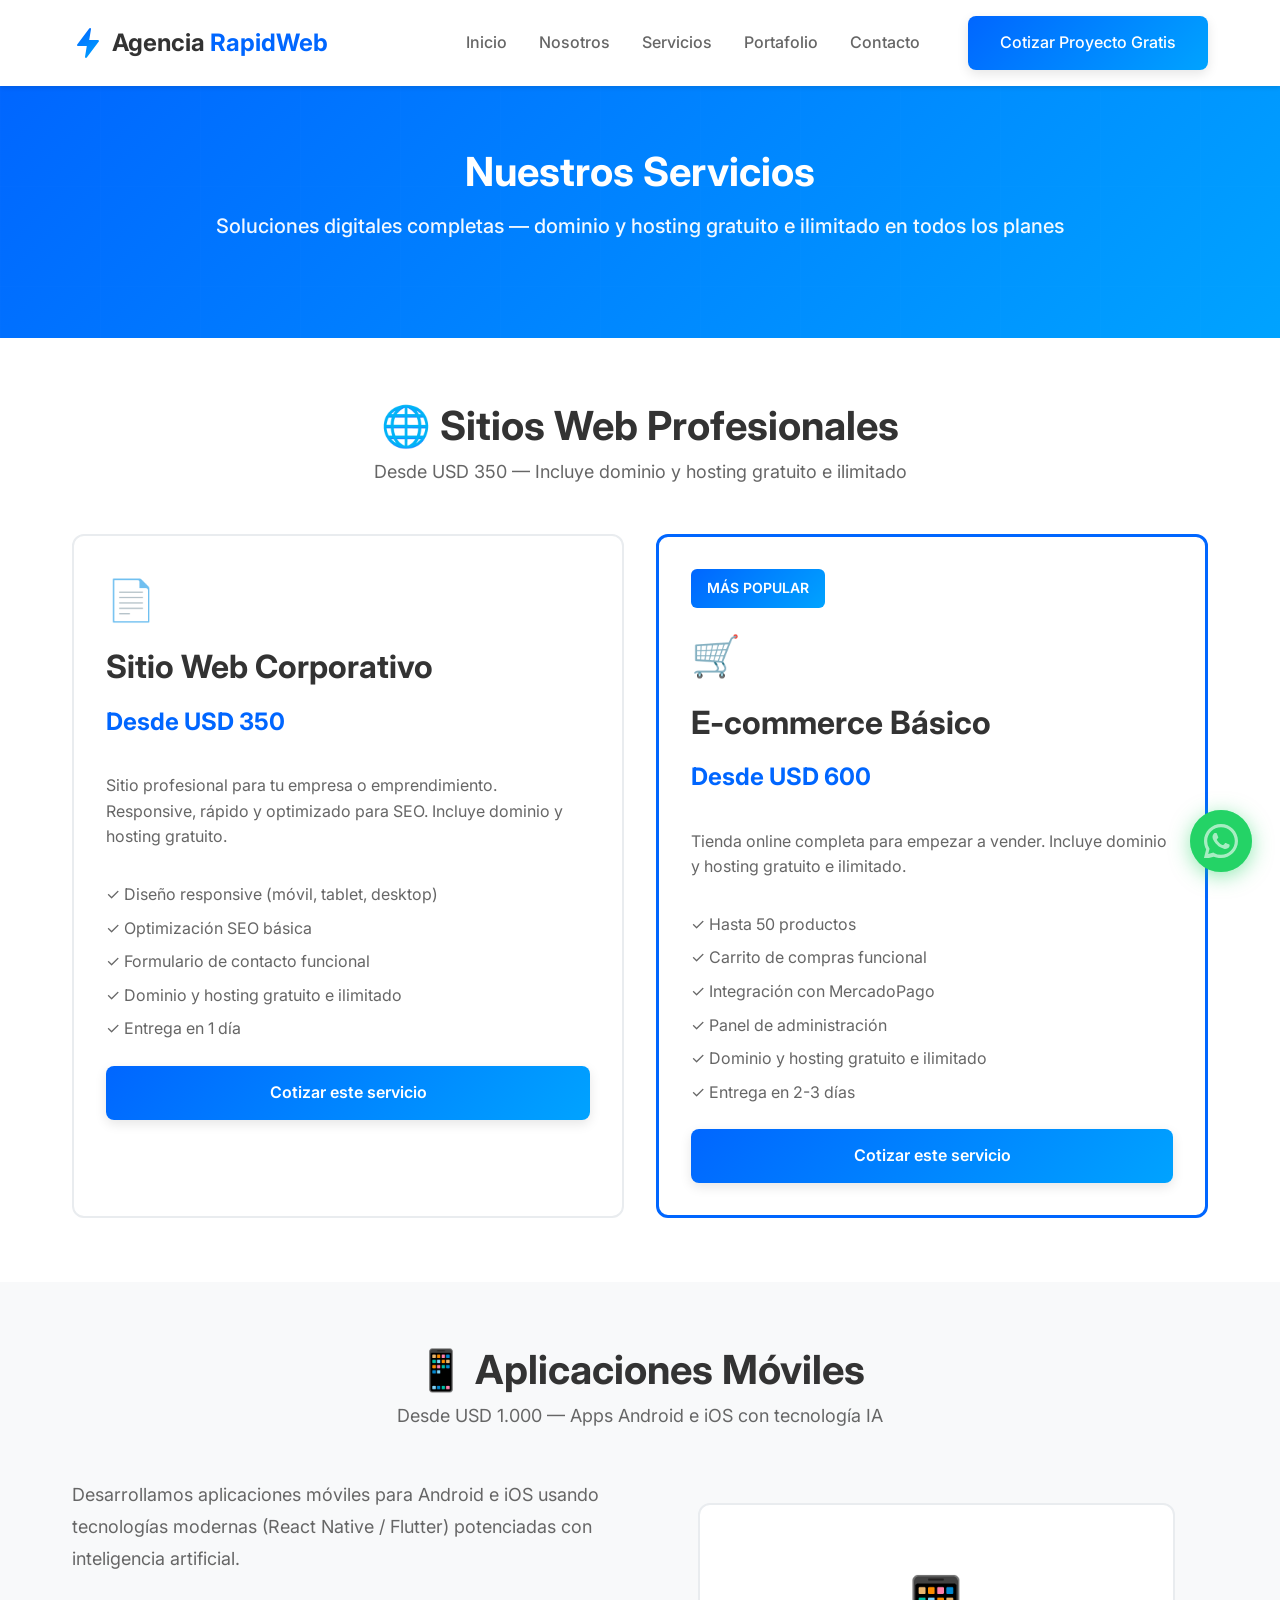
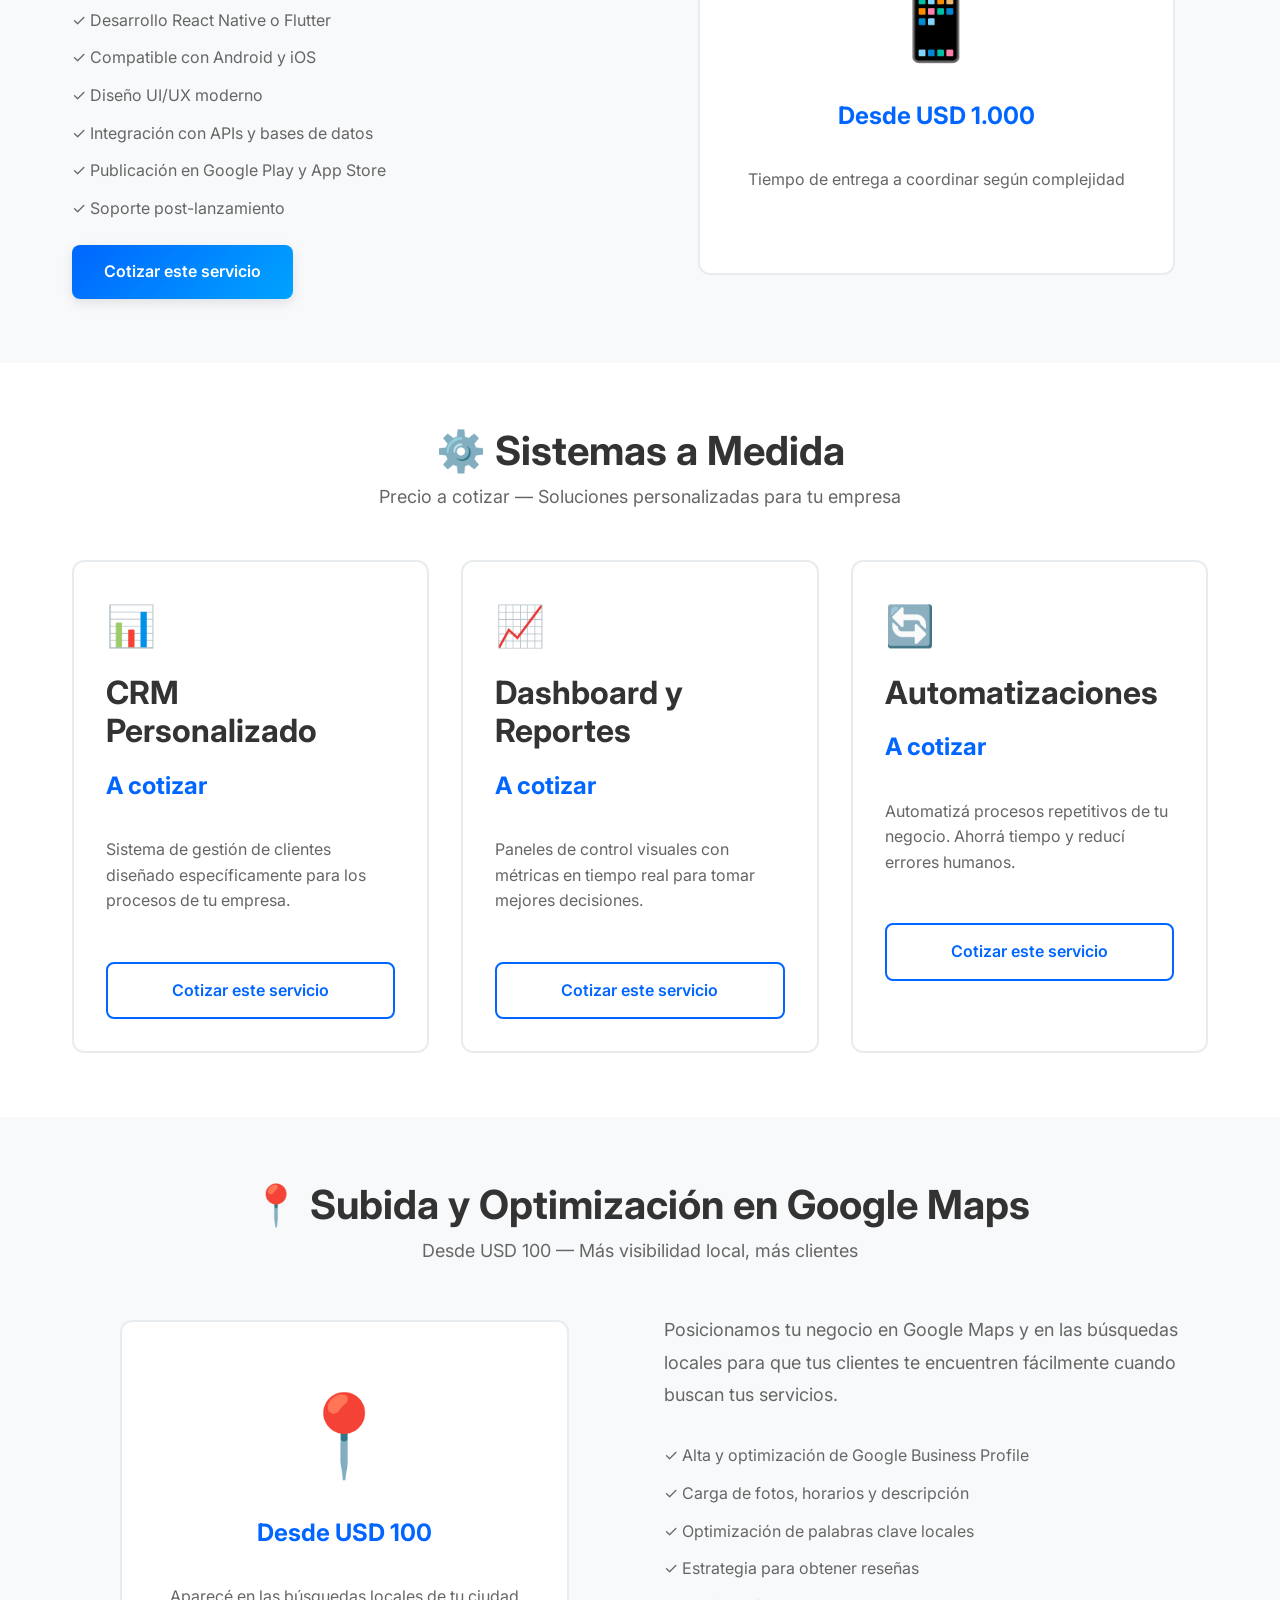
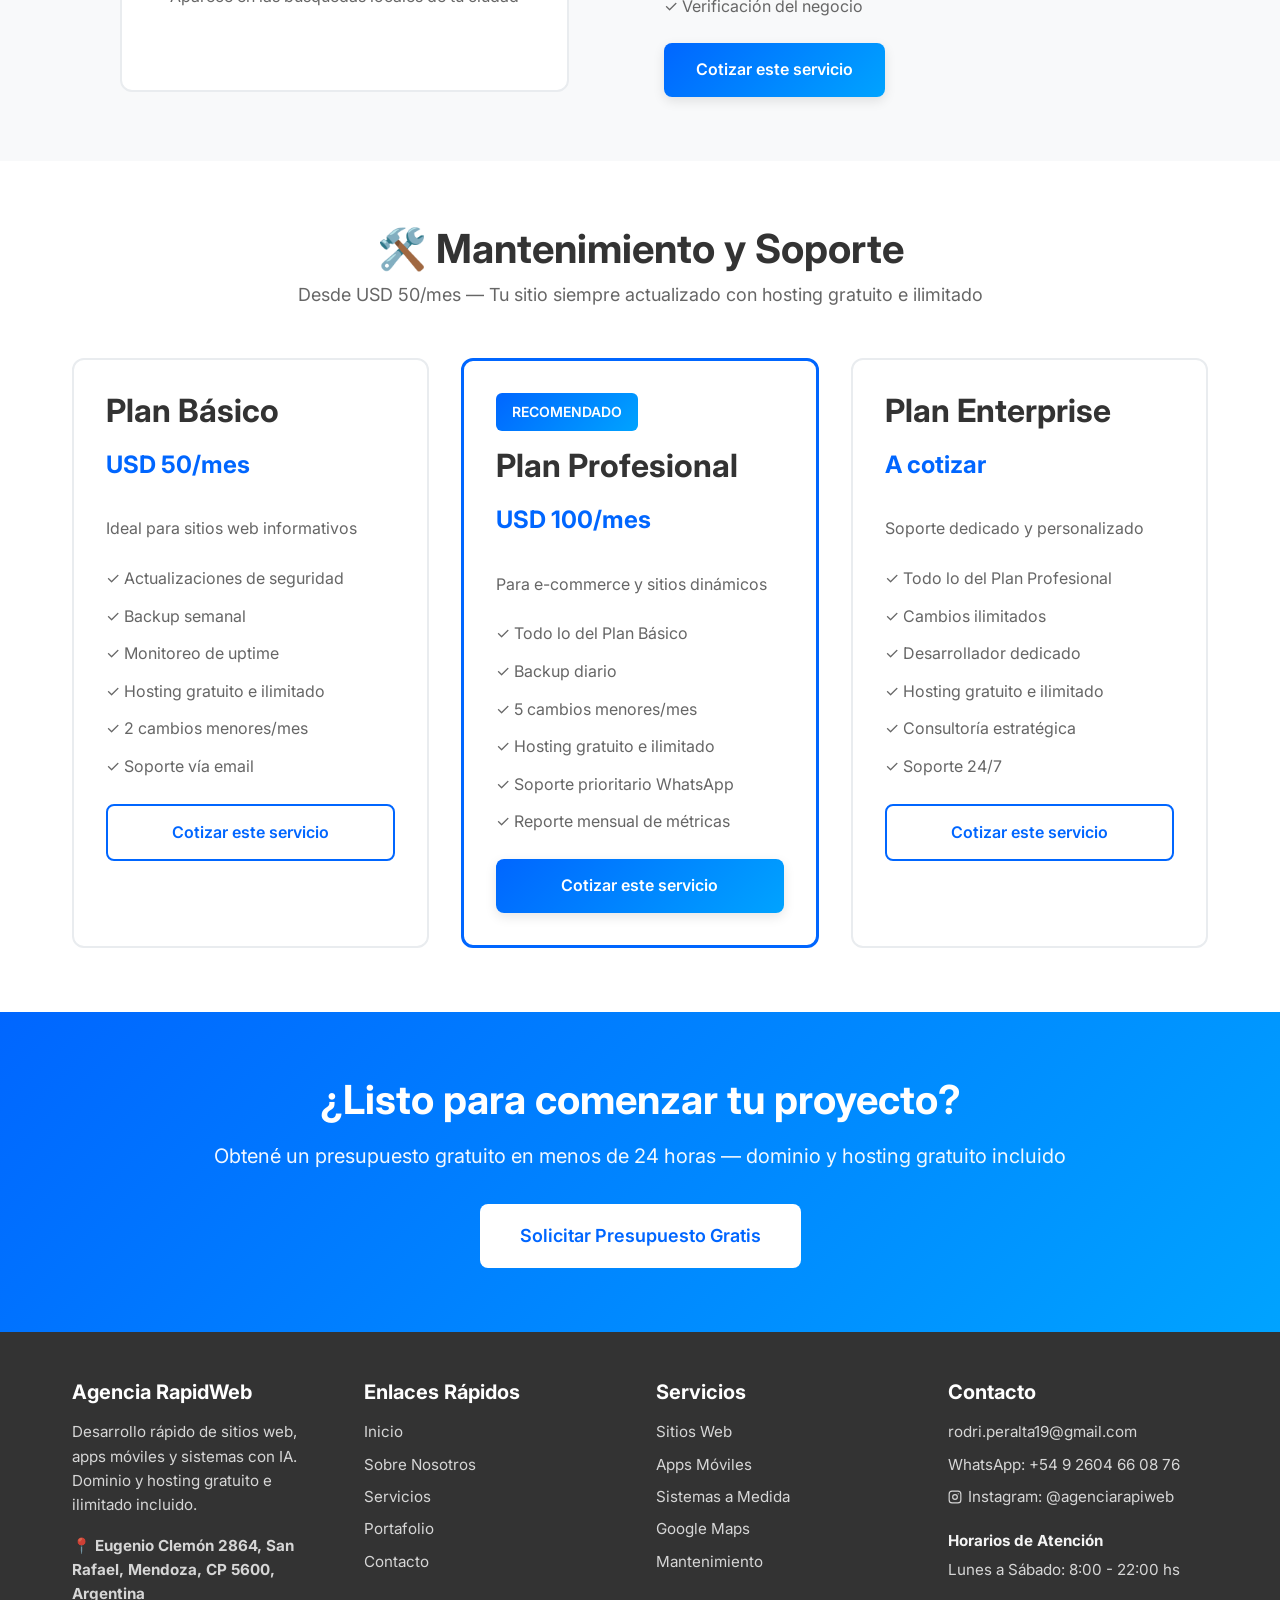
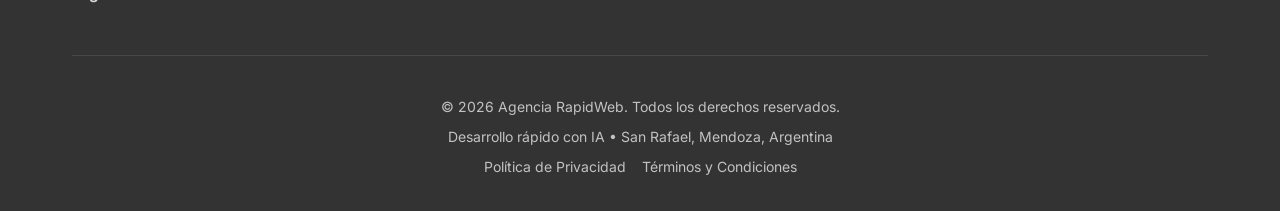
<file: services.html>
<!DOCTYPE html>
<html lang="es">
<head>
    <meta charset="UTF-8">
    <meta name="viewport" content="width=device-width, initial-scale=1.0">
    <meta name="description" content="Servicios de Agencia RapidWeb: Sitios Web desde USD 350, Apps Móviles desde USD 1.000, Sistemas a Medida, Google Maps, Mantenimiento. Dominio y hosting gratuito.">
    <title>Servicios | Agencia RapidWeb - Mendoza, Argentina</title>
    <link rel="icon" type="image/svg+xml" href="data:image/svg+xml,<svg xmlns='http://www.w3.org/2000/svg' viewBox='0 0 100 100'><text y='.9em' font-size='90'>⚡</text></svg>">
    <link rel="preconnect" href="https://fonts.googleapis.com">
    <link rel="preconnect" href="https://fonts.gstatic.com" crossorigin>
    <link href="https://fonts.googleapis.com/css2?family=Inter:wght@400;500;600;700&display=swap" rel="stylesheet">
    <link rel="stylesheet" href="style.css">
    <!--
    GOOGLE ANALYTICS - Configuración futura
    <script async src="https://www.googletagmanager.com/gtag/js?id=G-XXXXXXXXXX"></script>
    -->
</head>
<body>

    <!-- ========== HEADER ========== -->
    <header class="header">
        <div class="container">
                        <a href="index.html" class="logo">
                <svg class="logo-icon" viewBox="0 0 32 32" fill="none" xmlns="http://www.w3.org/2000/svg">
                    <path d="M18 2L6 18H16L14 30L26 14H16L18 2Z" fill="url(#gradient)" stroke="url(#gradient)" stroke-width="2" stroke-linejoin="round"/>
                    <defs>
                        <linearGradient id="gradient" x1="6" y1="2" x2="26" y2="30" gradientUnits="userSpaceOnUse">
                            <stop stop-color="#0066FF"/>
                            <stop offset="1" stop-color="#00A3FF"/>
                        </linearGradient>
                    </defs>
                </svg>
                <span>Agencia <span class="logo-text">RapidWeb</span></span>
            </a>
            <nav class="nav-menu">
                <a href="index.html">Inicio</a>
                <a href="about.html">Nosotros</a>
                <a href="services.html#sitios-web" class="active">Servicios</a>
                <a href="portfolio.html">Portafolio</a>
                <a href="contact.html">Contacto</a>
                <div class="nav-cta">
                    <a href="contact.html" class="btn btn-primary">Cotizar Proyecto Gratis</a>
                </div>
            </nav>
            <button class="mobile-menu-toggle" aria-label="Abrir menú">☰</button>
        </div>
    </header>

    <!-- ========== HERO ========== -->
    <section class="hero" style="padding: 4rem 0;">
        <div class="container">
            <div class="hero-content fade-in">
                <h1 style="font-size: 2.5rem;">Nuestros Servicios</h1>
                <p class="hero-subtitle">Soluciones digitales completas — dominio y hosting gratuito e ilimitado en todos los planes</p>
            </div>
        </div>
    </section>

    <!-- ========== SITIOS WEB ========== -->
    <section class="section-padding" id="sitios-web">
        <div class="container">
            <div class="section-title fade-in">
                <h2>🌐 Sitios Web Profesionales</h2>
                <p class="section-subtitle">Desde USD 350 — Incluye dominio y hosting gratuito e ilimitado</p>
            </div>
            <div class="services-grid">
                <div class="service-card fade-in">
                    <div class="service-icon">📄</div>
                    <h3>Sitio Web Corporativo</h3>
                    <p class="service-price">Desde USD 350</p>
                    <p>Sitio profesional para tu empresa o emprendimiento. Responsive, rápido y optimizado para SEO. Incluye dominio y hosting gratuito.</p>
                    <ul style="text-align:left; margin:1.5rem 0; color:var(--medium-gray);">
                        <li style="margin-bottom:0.5rem;">✓ Diseño responsive (móvil, tablet, desktop)</li>
                        <li style="margin-bottom:0.5rem;">✓ Optimización SEO básica</li>
                        <li style="margin-bottom:0.5rem;">✓ Formulario de contacto funcional</li>
                        <li style="margin-bottom:0.5rem;">✓ Dominio y hosting gratuito e ilimitado</li>
                        <li style="margin-bottom:0.5rem;">✓ Entrega en 1 día</li>
                    </ul>
                    <a href="contact.html?servicio=sitio-web" class="btn btn-primary" style="width:100%;">Cotizar este servicio</a>
                </div>

                <div class="service-card fade-in" style="border:3px solid var(--primary-blue);">
                    <div style="background:linear-gradient(135deg,var(--primary-blue),var(--secondary-blue));color:white;padding:0.5rem 1rem;border-radius:6px;display:inline-block;margin-bottom:1rem;font-weight:600;font-size:0.875rem;">MÁS POPULAR</div>
                    <div class="service-icon">🛒</div>
                    <h3>E-commerce Básico</h3>
                    <p class="service-price">Desde USD 600</p>
                    <p>Tienda online completa para empezar a vender. Incluye dominio y hosting gratuito e ilimitado.</p>
                    <ul style="text-align:left; margin:1.5rem 0; color:var(--medium-gray);">
                        <li style="margin-bottom:0.5rem;">✓ Hasta 50 productos</li>
                        <li style="margin-bottom:0.5rem;">✓ Carrito de compras funcional</li>
                        <li style="margin-bottom:0.5rem;">✓ Integración con MercadoPago</li>
                        <li style="margin-bottom:0.5rem;">✓ Panel de administración</li>
                        <li style="margin-bottom:0.5rem;">✓ Dominio y hosting gratuito e ilimitado</li>
                        <li style="margin-bottom:0.5rem;">✓ Entrega en 2-3 días</li>
                    </ul>
                    <a href="contact.html?servicio=ecommerce" class="btn btn-primary" style="width:100%;">Cotizar este servicio</a>
                </div>


            </div>
        </div>
    </section>

    <!-- ========== APPS MÓVILES ========== -->
    <section class="section-padding" id="apps-moviles" style="background:var(--bg-light);">
        <div class="container">
            <div class="section-title fade-in">
                <h2>📱 Aplicaciones Móviles</h2>
                <p class="section-subtitle">Desde USD 1.000 — Apps Android e iOS con tecnología IA</p>
            </div>
            <div class="about-content">
                <div class="about-text fade-in">
                    <p>Desarrollamos aplicaciones móviles para Android e iOS usando tecnologías modernas (React Native / Flutter) potenciadas con inteligencia artificial.</p>
                    <ul style="color:var(--medium-gray); margin:1.5rem 0;">
                        <li style="margin-bottom:0.75rem;">✓ Desarrollo React Native o Flutter</li>
                        <li style="margin-bottom:0.75rem;">✓ Compatible con Android y iOS</li>
                        <li style="margin-bottom:0.75rem;">✓ Diseño UI/UX moderno</li>
                        <li style="margin-bottom:0.75rem;">✓ Integración con APIs y bases de datos</li>
                        <li style="margin-bottom:0.75rem;">✓ Publicación en Google Play y App Store</li>
                        <li style="margin-bottom:0.75rem;">✓ Soporte post-lanzamiento</li>
                    </ul>
                    <a href="contact.html?servicio=app-movil" class="btn btn-primary">Cotizar este servicio</a>
                </div>
                <div class="fade-in" style="display:flex;align-items:center;justify-content:center;">
                    <div class="service-card" style="text-align:center;padding:3rem;">
                        <div style="font-size:5rem;margin-bottom:1rem;">📱</div>
                        <p class="service-price">Desde USD 1.000</p>
                        <p style="color:var(--medium-gray);">Tiempo de entrega a coordinar según complejidad</p>
                    </div>
                </div>
            </div>
        </div>
    </section>

    <!-- ========== SISTEMAS ========== -->
    <section class="section-padding" id="sistemas">
        <div class="container">
            <div class="section-title fade-in">
                <h2>⚙️ Sistemas a Medida</h2>
                <p class="section-subtitle">Precio a cotizar — Soluciones personalizadas para tu empresa</p>
            </div>
            <div class="services-grid">
                <div class="service-card fade-in">
                    <div class="service-icon">📊</div>
                    <h3>CRM Personalizado</h3>
                    <p class="service-price">A cotizar</p>
                    <p>Sistema de gestión de clientes diseñado específicamente para los procesos de tu empresa.</p>
                    <a href="contact.html?servicio=crm" class="btn btn-outline" style="width:100%;margin-top:1rem;">Cotizar este servicio</a>
                </div>
                <div class="service-card fade-in">
                    <div class="service-icon">📈</div>
                    <h3>Dashboard y Reportes</h3>
                    <p class="service-price">A cotizar</p>
                    <p>Paneles de control visuales con métricas en tiempo real para tomar mejores decisiones.</p>
                    <a href="contact.html?servicio=dashboard" class="btn btn-outline" style="width:100%;margin-top:1rem;">Cotizar este servicio</a>
                </div>
                <div class="service-card fade-in">
                    <div class="service-icon">🔄</div>
                    <h3>Automatizaciones</h3>
                    <p class="service-price">A cotizar</p>
                    <p>Automatizá procesos repetitivos de tu negocio. Ahorrá tiempo y reducí errores humanos.</p>
                    <a href="contact.html?servicio=automatizacion" class="btn btn-outline" style="width:100%;margin-top:1rem;">Cotizar este servicio</a>
                </div>
            </div>
        </div>
    </section>

    <!-- ========== GOOGLE MAPS ========== -->
    <section class="section-padding" id="google-maps" style="background:var(--bg-light);">
        <div class="container">
            <div class="section-title fade-in">
                <h2>📍 Subida y Optimización en Google Maps</h2>
                <p class="section-subtitle">Desde USD 100 — Más visibilidad local, más clientes</p>
            </div>
            <div class="about-content">
                <div class="fade-in" style="display:flex;align-items:center;justify-content:center;">
                    <div class="service-card" style="text-align:center;padding:3rem;">
                        <div style="font-size:5rem;margin-bottom:1rem;">📍</div>
                        <p class="service-price">Desde USD 100</p>
                        <p style="color:var(--medium-gray);">Aparecé en las búsquedas locales de tu ciudad</p>
                    </div>
                </div>
                <div class="about-text fade-in">
                    <p>Posicionamos tu negocio en Google Maps y en las búsquedas locales para que tus clientes te encuentren fácilmente cuando buscan tus servicios.</p>
                    <ul style="color:var(--medium-gray); margin:1.5rem 0;">
                        <li style="margin-bottom:0.75rem;">✓ Alta y optimización de Google Business Profile</li>
                        <li style="margin-bottom:0.75rem;">✓ Carga de fotos, horarios y descripción</li>
                        <li style="margin-bottom:0.75rem;">✓ Optimización de palabras clave locales</li>
                        <li style="margin-bottom:0.75rem;">✓ Estrategia para obtener reseñas</li>
                        <li style="margin-bottom:0.75rem;">✓ Verificación del negocio</li>
                    </ul>
                    <a href="contact.html?servicio=google-maps" class="btn btn-primary">Cotizar este servicio</a>
                </div>
            </div>
        </div>
    </section>

    <!-- ========== MANTENIMIENTO ========== -->
    <section class="section-padding" id="mantenimiento">
        <div class="container">
            <div class="section-title fade-in">
                <h2>🛠️ Mantenimiento y Soporte</h2>
                <p class="section-subtitle">Desde USD 50/mes — Tu sitio siempre actualizado con hosting gratuito e ilimitado</p>
            </div>
            <div style="display:grid;grid-template-columns:repeat(auto-fit,minmax(300px,1fr));gap:2rem;margin-top:2rem;">
                <div class="service-card fade-in">
                    <h3>Plan Básico</h3>
                    <p class="service-price">USD 50/mes</p>
                    <p style="margin-bottom:1.5rem;">Ideal para sitios web informativos</p>
                    <ul style="text-align:left; margin:1.5rem 0; color:var(--medium-gray);">
                        <li style="margin-bottom:0.75rem;">✓ Actualizaciones de seguridad</li>
                        <li style="margin-bottom:0.75rem;">✓ Backup semanal</li>
                        <li style="margin-bottom:0.75rem;">✓ Monitoreo de uptime</li>
                        <li style="margin-bottom:0.75rem;">✓ Hosting gratuito e ilimitado</li>
                        <li style="margin-bottom:0.75rem;">✓ 2 cambios menores/mes</li>
                        <li style="margin-bottom:0.75rem;">✓ Soporte vía email</li>
                    </ul>
                    <a href="contact.html?servicio=mantenimiento-basico" class="btn btn-outline" style="width:100%;">Cotizar este servicio</a>
                </div>

                <div class="service-card fade-in" style="border:3px solid var(--primary-blue);">
                    <div style="background:linear-gradient(135deg,var(--primary-blue),var(--secondary-blue));color:white;padding:0.5rem 1rem;border-radius:6px;display:inline-block;margin-bottom:1rem;font-weight:600;font-size:0.875rem;">RECOMENDADO</div>
                    <h3>Plan Profesional</h3>
                    <p class="service-price">USD 100/mes</p>
                    <p style="margin-bottom:1.5rem;">Para e-commerce y sitios dinámicos</p>
                    <ul style="text-align:left; margin:1.5rem 0; color:var(--medium-gray);">
                        <li style="margin-bottom:0.75rem;">✓ Todo lo del Plan Básico</li>
                        <li style="margin-bottom:0.75rem;">✓ Backup diario</li>
                        <li style="margin-bottom:0.75rem;">✓ 5 cambios menores/mes</li>
                        <li style="margin-bottom:0.75rem;">✓ Hosting gratuito e ilimitado</li>
                        <li style="margin-bottom:0.75rem;">✓ Soporte prioritario WhatsApp</li>
                        <li style="margin-bottom:0.75rem;">✓ Reporte mensual de métricas</li>
                    </ul>
                    <a href="contact.html?servicio=mantenimiento-pro" class="btn btn-primary" style="width:100%;">Cotizar este servicio</a>
                </div>

                <div class="service-card fade-in">
                    <h3>Plan Enterprise</h3>
                    <p class="service-price">A cotizar</p>
                    <p style="margin-bottom:1.5rem;">Soporte dedicado y personalizado</p>
                    <ul style="text-align:left; margin:1.5rem 0; color:var(--medium-gray);">
                        <li style="margin-bottom:0.75rem;">✓ Todo lo del Plan Profesional</li>
                        <li style="margin-bottom:0.75rem;">✓ Cambios ilimitados</li>
                        <li style="margin-bottom:0.75rem;">✓ Desarrollador dedicado</li>
                        <li style="margin-bottom:0.75rem;">✓ Hosting gratuito e ilimitado</li>
                        <li style="margin-bottom:0.75rem;">✓ Consultoría estratégica</li>
                        <li style="margin-bottom:0.75rem;">✓ Soporte 24/7</li>
                    </ul>
                    <a href="contact.html?servicio=mantenimiento-enterprise" class="btn btn-outline" style="width:100%;">Cotizar este servicio</a>
                </div>
            </div>
        </div>
    </section>

    <!-- ========== CTA ========== -->
    <section class="cta-section">
        <div class="container">
            <div class="fade-in">
                <h2>¿Listo para comenzar tu proyecto?</h2>
                <p>Obtené un presupuesto gratuito en menos de 24 horas — dominio y hosting gratuito incluido</p>
                <a href="contact.html" class="btn btn-white btn-large">Solicitar Presupuesto Gratis</a>
            </div>
        </div>
    </section>

    <!-- ========== FOOTER ========== -->
    <footer class="footer">
        <div class="container">
            <div class="footer-content">
                <div class="footer-section">
                    <h3>Agencia RapidWeb</h3>
                    <p>Desarrollo rápido de sitios web, apps móviles y sistemas con IA. Dominio y hosting gratuito e ilimitado incluido.</p>
                    <p style="margin-top:1rem;"><strong>📍 Eugenio Clemón 2864, San Rafael, Mendoza, CP 5600, Argentina</strong></p>
                </div>
                <div class="footer-section">
                    <h3>Enlaces Rápidos</h3>
                    <div class="footer-links">
                        <a href="index.html">Inicio</a>
                        <a href="about.html">Sobre Nosotros</a>
                        <a href="services.html">Servicios</a>
                        <a href="portfolio.html">Portafolio</a>
                        <a href="contact.html">Contacto</a>
                    </div>
                </div>
                <div class="footer-section">
                    <h3>Servicios</h3>
                    <div class="footer-links">
                        <a href="services.html#sitios-web">Sitios Web</a>
                        <a href="services.html#apps-moviles">Apps Móviles</a>
                        <a href="services.html#sistemas">Sistemas a Medida</a>
                        <a href="services.html#google-maps">Google Maps</a>
                        <a href="services.html#mantenimiento">Mantenimiento</a>
                    </div>
                </div>
                <div class="footer-section">
                    <h3>Contacto</h3>
                    <div class="footer-links">
                        <a href="mailto:rodri.peralta19@gmail.com">rodri.peralta19@gmail.com</a>
                        <a href="https://wa.me/5492604660876">WhatsApp: +54 9 2604 66 08 76</a>
                        <a href="https://www.instagram.com/agenciarapiweb?igsh=NmxvbHIxY3RncGt0" target="_blank" rel="noopener" style="display:flex;align-items:center;gap:0.4rem;">
                            <svg viewBox="0 0 24 24" width="14" height="14" fill="none" stroke="currentColor" stroke-width="2"><rect x="2" y="2" width="20" height="20" rx="5"/><circle cx="12" cy="12" r="4"/><circle cx="17.5" cy="6.5" r="1" fill="currentColor" stroke="none"/></svg>
                            Instagram: @agenciarapiweb
                        </a>
                        <div style="margin-top:0.75rem;">
                            <p style="font-weight:700;color:rgba(255,255,255,0.95);margin-bottom:0.25rem;font-size:0.95rem;">Horarios de Atención</p>
                            <p style="margin:0;">Lunes a Sábado: 8:00 - 22:00 hs</p>
                        </div>
                    </div>
                </div>
            </div>
            <div class="footer-bottom">
                <p>&copy; 2026 Agencia RapidWeb. Todos los derechos reservados.</p>
                <p>Desarrollo rápido con IA • San Rafael, Mendoza, Argentina</p>
                <div style="display:flex;justify-content:center;gap:1rem;margin-top:0.5rem;flex-wrap:wrap;">
                    <a href="privacidad.html" style="color:rgba(255,255,255,0.7);font-size:0.875rem;">Política de Privacidad</a>
                    <a href="terminos.html" style="color:rgba(255,255,255,0.7);font-size:0.875rem;">Términos y Condiciones</a>
                </div>
            </div>
        </div>
    </footer>


    <!-- ========== WHATSAPP FLOTANTE ========== -->
    <a href="https://wa.me/5492604660876?text=Hola!%20Quiero%20consultar%20por%20un%20proyecto%20web"
       class="whatsapp-float"
       target="_blank"
       rel="noopener"
       aria-label="Contactar por WhatsApp">
        <svg viewBox="0 0 24 24" xmlns="http://www.w3.org/2000/svg">
            <path d="M17.472 14.382c-.297-.149-1.758-.867-2.03-.967-.273-.099-.471-.148-.67.15-.197.297-.767.966-.94 1.164-.173.199-.347.223-.644.075-.297-.15-1.255-.463-2.39-1.475-.883-.788-1.48-1.761-1.653-2.059-.173-.297-.018-.458.13-.606.134-.133.298-.347.446-.52.149-.174.198-.298.298-.497.099-.198.05-.371-.025-.52-.075-.149-.669-1.612-.916-2.207-.242-.579-.487-.5-.669-.51-.173-.008-.371-.01-.57-.01-.198 0-.52.074-.792.372-.272.297-1.04 1.016-1.04 2.479 0 1.462 1.065 2.875 1.213 3.074.149.198 2.096 3.2 5.077 4.487.709.306 1.262.489 1.694.625.712.227 1.36.195 1.871.118.571-.085 1.758-.719 2.006-1.413.248-.694.248-1.289.173-1.413-.074-.124-.272-.198-.57-.347z"/>
            <path d="M12 0C5.373 0 0 5.373 0 12c0 2.123.554 4.118 1.528 5.852L.057 23.704a.75.75 0 00.92.92l5.849-1.47A11.95 11.95 0 0012 24c6.627 0 12-5.373 12-12S18.627 0 12 0zm0 21.75a9.716 9.716 0 01-4.976-1.366l-.356-.212-3.693.927.945-3.595-.232-.368A9.718 9.718 0 012.25 12C2.25 6.615 6.615 2.25 12 2.25S21.75 6.615 21.75 12 17.385 21.75 12 21.75z"/>
        </svg>
        <span class="whatsapp-float__tooltip">¡Escribinos!</span>
    </a>

    <script src="script.js"></script>
</body>
</html>
</file>
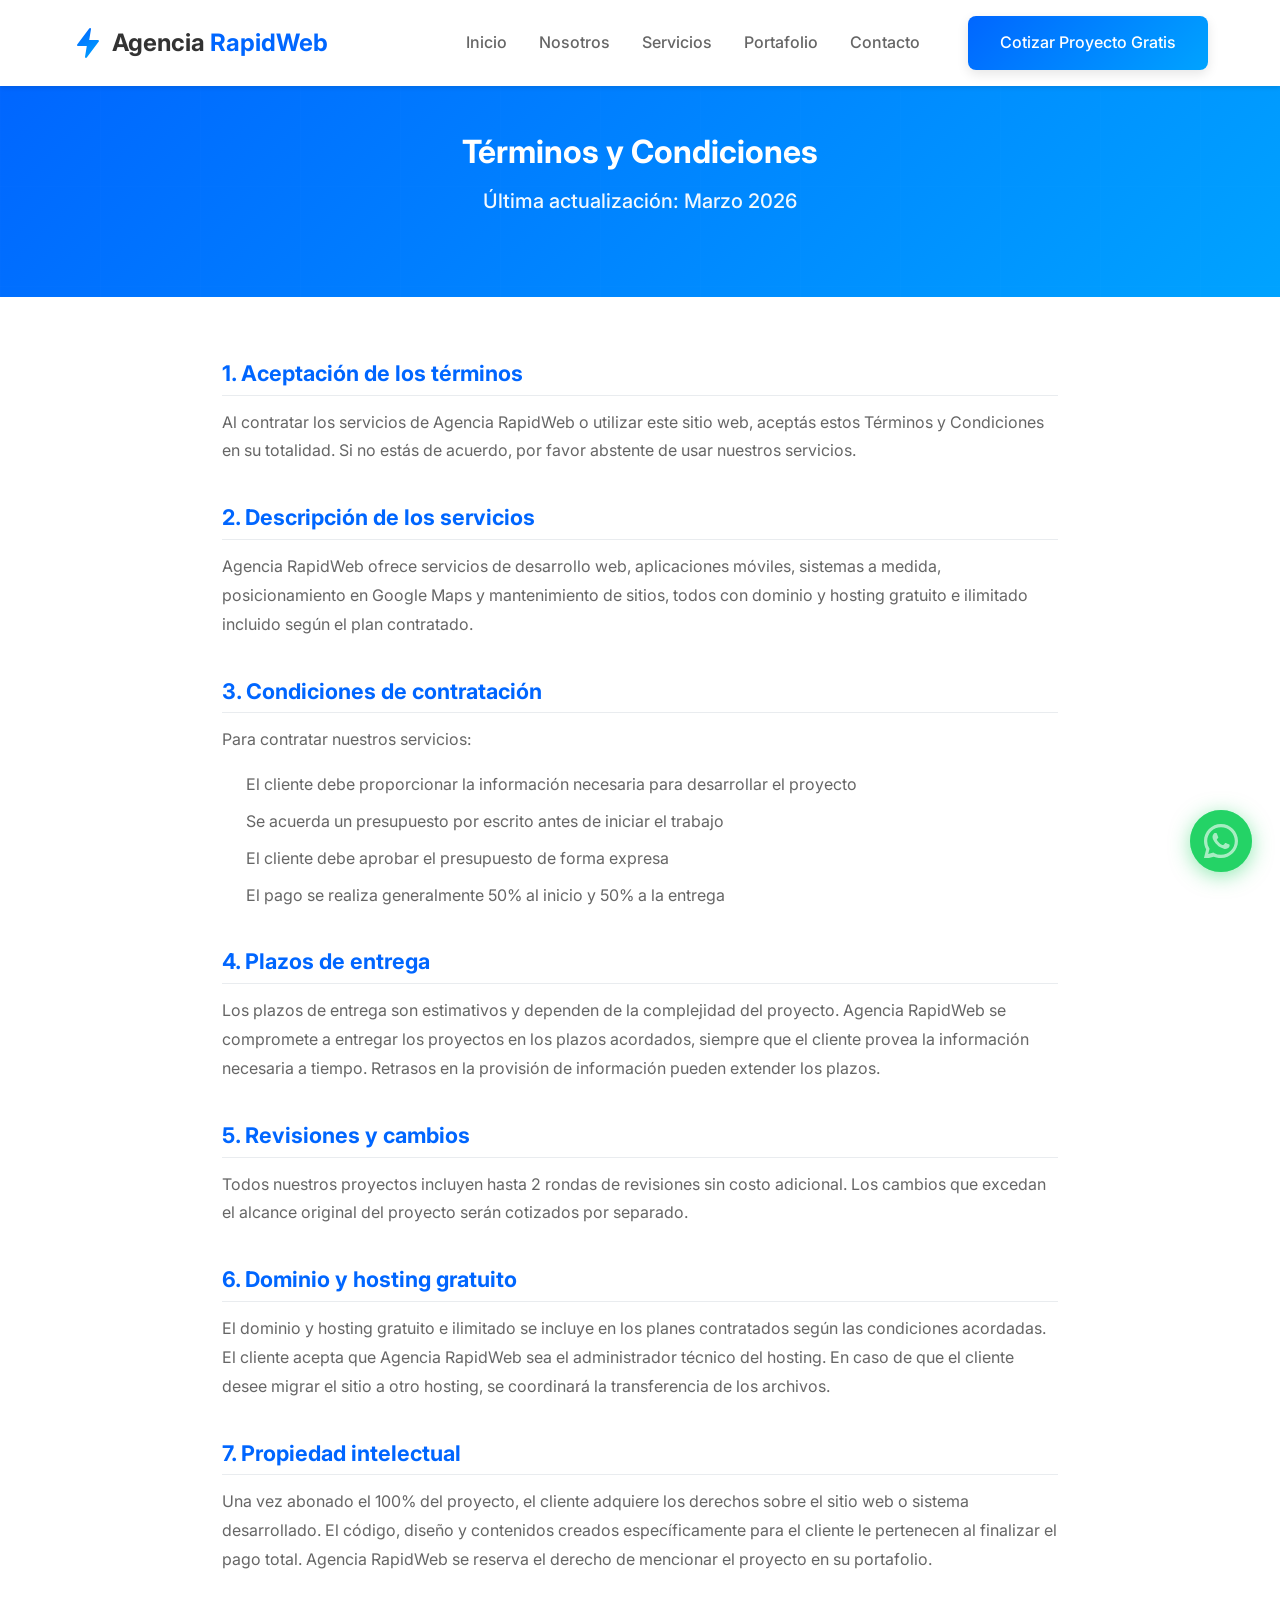
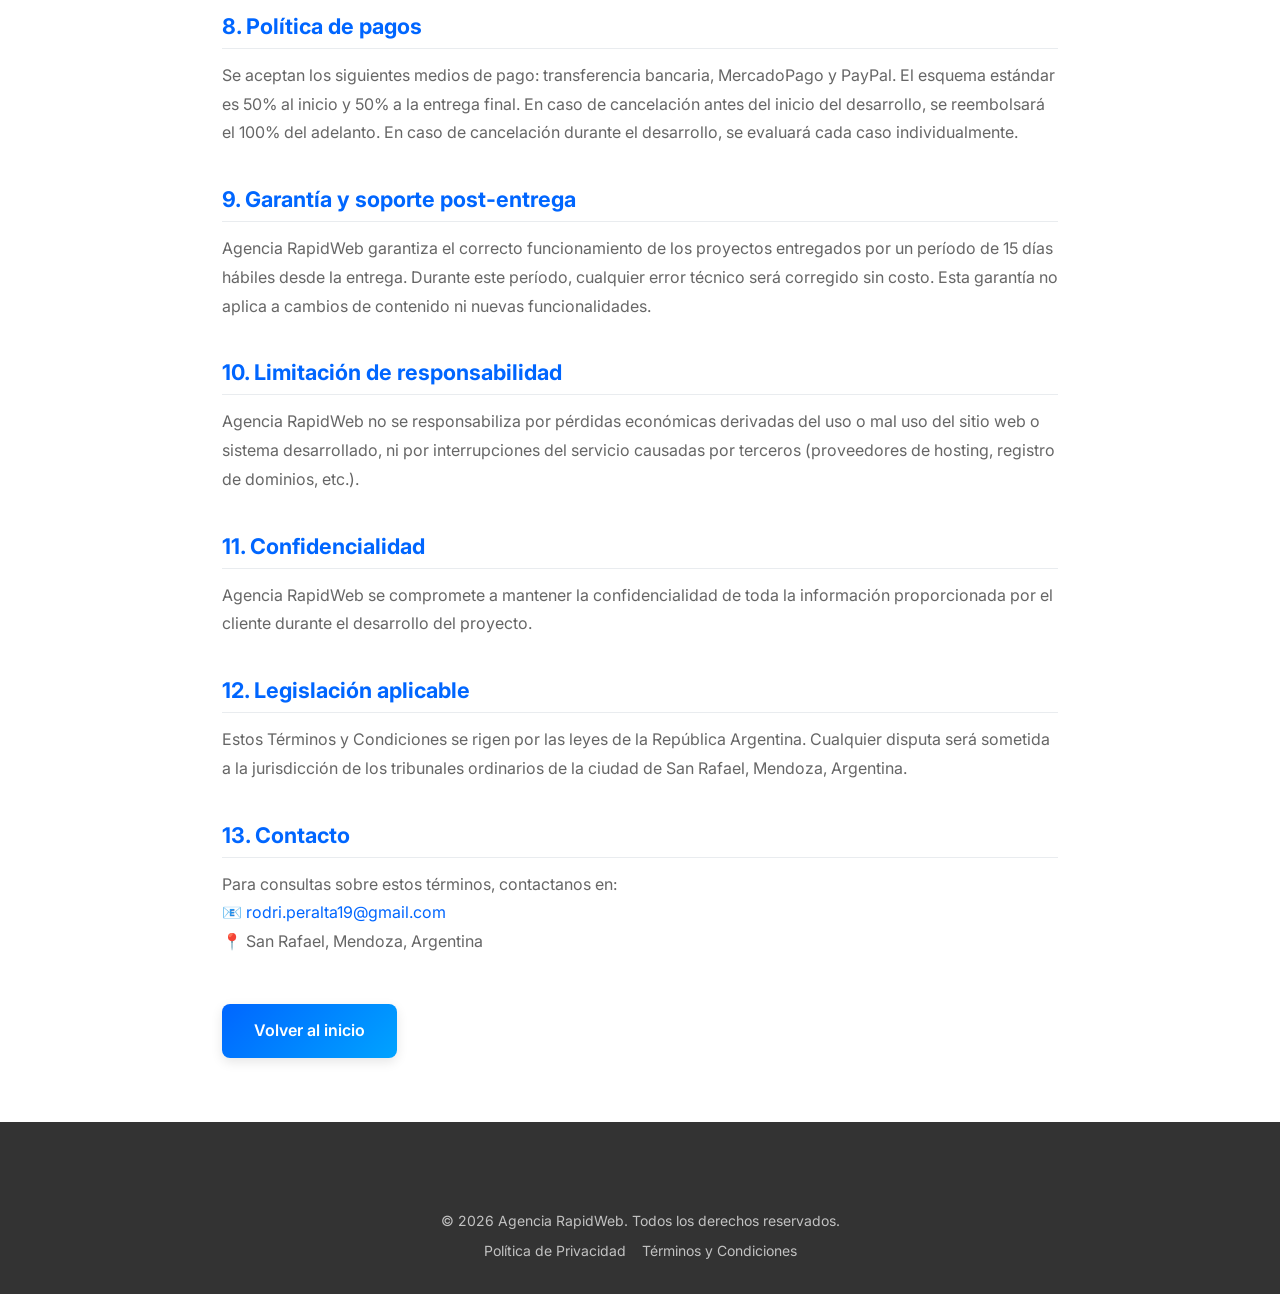
<file: terminos.html>
<!DOCTYPE html>
<html lang="es">
<head>
    <meta charset="UTF-8">
    <meta name="viewport" content="width=device-width, initial-scale=1.0">
    <title>Términos y Condiciones | Agencia RapidWeb</title>
    <link rel="icon" type="image/svg+xml" href="data:image/svg+xml,<svg xmlns='http://www.w3.org/2000/svg' viewBox='0 0 100 100'><text y='.9em' font-size='90'>⚡</text></svg>">
    <link rel="preconnect" href="https://fonts.googleapis.com">
    <link rel="preconnect" href="https://fonts.gstatic.com" crossorigin>
    <link href="https://fonts.googleapis.com/css2?family=Inter:wght@400;500;600;700&display=swap" rel="stylesheet">
    <link rel="stylesheet" href="style.css">
</head>
<body>

    <header class="header">
        <div class="container">
                        <a href="index.html" class="logo">
                <svg class="logo-icon" viewBox="0 0 32 32" fill="none" xmlns="http://www.w3.org/2000/svg">
                    <path d="M18 2L6 18H16L14 30L26 14H16L18 2Z" fill="url(#gradient)" stroke="url(#gradient)" stroke-width="2" stroke-linejoin="round"/>
                    <defs>
                        <linearGradient id="gradient" x1="6" y1="2" x2="26" y2="30" gradientUnits="userSpaceOnUse">
                            <stop stop-color="#0066FF"/>
                            <stop offset="1" stop-color="#00A3FF"/>
                        </linearGradient>
                    </defs>
                </svg>
                <span>Agencia <span class="logo-text">RapidWeb</span></span>
            </a>
            <nav class="nav-menu">
                <a href="index.html">Inicio</a>
                <a href="about.html">Nosotros</a>
                <a href="services.html#sitios-web">Servicios</a>
                <a href="portfolio.html">Portafolio</a>
                <a href="contact.html">Contacto</a>
                <div class="nav-cta"><a href="contact.html" class="btn btn-primary">Cotizar Proyecto Gratis</a></div>
            </nav>
            <button class="mobile-menu-toggle" aria-label="Abrir menú">☰</button>
        </div>
    </header>

    <section class="hero" style="padding: 3rem 0;">
        <div class="container">
            <div class="hero-content fade-in">
                <h1 style="font-size:2rem;">Términos y Condiciones</h1>
                <p class="hero-subtitle">Última actualización: Marzo 2026</p>
            </div>
        </div>
    </section>

    <section class="section-padding">
        <div class="container-small">
            <div class="legal-content fade-in">

                <h2>1. Aceptación de los términos</h2>
                <p>Al contratar los servicios de Agencia RapidWeb o utilizar este sitio web, aceptás estos Términos y Condiciones en su totalidad. Si no estás de acuerdo, por favor abstente de usar nuestros servicios.</p>

                <h2>2. Descripción de los servicios</h2>
                <p>Agencia RapidWeb ofrece servicios de desarrollo web, aplicaciones móviles, sistemas a medida, posicionamiento en Google Maps y mantenimiento de sitios, todos con dominio y hosting gratuito e ilimitado incluido según el plan contratado.</p>

                <h2>3. Condiciones de contratación</h2>
                <p>Para contratar nuestros servicios:</p>
                <ul style="color:var(--medium-gray);padding-left:1.5rem;margin-bottom:1rem;">
                    <li style="margin-bottom:0.5rem;">El cliente debe proporcionar la información necesaria para desarrollar el proyecto</li>
                    <li style="margin-bottom:0.5rem;">Se acuerda un presupuesto por escrito antes de iniciar el trabajo</li>
                    <li style="margin-bottom:0.5rem;">El cliente debe aprobar el presupuesto de forma expresa</li>
                    <li style="margin-bottom:0.5rem;">El pago se realiza generalmente 50% al inicio y 50% a la entrega</li>
                </ul>

                <h2>4. Plazos de entrega</h2>
                <p>Los plazos de entrega son estimativos y dependen de la complejidad del proyecto. Agencia RapidWeb se compromete a entregar los proyectos en los plazos acordados, siempre que el cliente provea la información necesaria a tiempo. Retrasos en la provisión de información pueden extender los plazos.</p>

                <h2>5. Revisiones y cambios</h2>
                <p>Todos nuestros proyectos incluyen hasta 2 rondas de revisiones sin costo adicional. Los cambios que excedan el alcance original del proyecto serán cotizados por separado.</p>

                <h2>6. Dominio y hosting gratuito</h2>
                <p>El dominio y hosting gratuito e ilimitado se incluye en los planes contratados según las condiciones acordadas. El cliente acepta que Agencia RapidWeb sea el administrador técnico del hosting. En caso de que el cliente desee migrar el sitio a otro hosting, se coordinará la transferencia de los archivos.</p>

                <h2>7. Propiedad intelectual</h2>
                <p>Una vez abonado el 100% del proyecto, el cliente adquiere los derechos sobre el sitio web o sistema desarrollado. El código, diseño y contenidos creados específicamente para el cliente le pertenecen al finalizar el pago total. Agencia RapidWeb se reserva el derecho de mencionar el proyecto en su portafolio.</p>

                <h2>8. Política de pagos</h2>
                <p>Se aceptan los siguientes medios de pago: transferencia bancaria, MercadoPago y PayPal. El esquema estándar es 50% al inicio y 50% a la entrega final. En caso de cancelación antes del inicio del desarrollo, se reembolsará el 100% del adelanto. En caso de cancelación durante el desarrollo, se evaluará cada caso individualmente.</p>

                <h2>9. Garantía y soporte post-entrega</h2>
                <p>Agencia RapidWeb garantiza el correcto funcionamiento de los proyectos entregados por un período de 15 días hábiles desde la entrega. Durante este período, cualquier error técnico será corregido sin costo. Esta garantía no aplica a cambios de contenido ni nuevas funcionalidades.</p>

                <h2>10. Limitación de responsabilidad</h2>
                <p>Agencia RapidWeb no se responsabiliza por pérdidas económicas derivadas del uso o mal uso del sitio web o sistema desarrollado, ni por interrupciones del servicio causadas por terceros (proveedores de hosting, registro de dominios, etc.).</p>

                <h2>11. Confidencialidad</h2>
                <p>Agencia RapidWeb se compromete a mantener la confidencialidad de toda la información proporcionada por el cliente durante el desarrollo del proyecto.</p>

                <h2>12. Legislación aplicable</h2>
                <p>Estos Términos y Condiciones se rigen por las leyes de la República Argentina. Cualquier disputa será sometida a la jurisdicción de los tribunales ordinarios de la ciudad de San Rafael, Mendoza, Argentina.</p>

                <h2>13. Contacto</h2>
                <p>Para consultas sobre estos términos, contactanos en:<br>
                📧 <a href="mailto:rodri.peralta19@gmail.com" style="color:var(--primary-blue);">rodri.peralta19@gmail.com</a><br>
                📍 San Rafael, Mendoza, Argentina</p>

                <div style="margin-top:3rem;">
                    <a href="index.html" class="btn btn-primary">Volver al inicio</a>
                </div>
            </div>
        </div>
    </section>

<!-- ========== FOOTER ========== -->
    <footer class="footer">
        <div class="container">
            <div class="footer-bottom" style="border-top:none;">
                <p>&copy; 2026 Agencia RapidWeb. Todos los derechos reservados.</p>
                <div style="display:flex;justify-content:center;gap:1rem;margin-top:0.5rem;flex-wrap:wrap;">
                    <a href="privacidad.html" style="color:rgba(255,255,255,0.7);font-size:0.875rem;">Política de Privacidad</a>
                    <a href="terminos.html" style="color:rgba(255,255,255,0.7);font-size:0.875rem;">Términos y Condiciones</a>
                </div>
            </div>
        </div>
    </footer>


    <!-- ========== WHATSAPP FLOTANTE ========== -->
    <a href="https://wa.me/5492604660876?text=Hola!%20Quiero%20consultar%20por%20un%20proyecto%20web"
       class="whatsapp-float"
       target="_blank"
       rel="noopener"
       aria-label="Contactar por WhatsApp">
        <svg viewBox="0 0 24 24" xmlns="http://www.w3.org/2000/svg">
            <path d="M17.472 14.382c-.297-.149-1.758-.867-2.03-.967-.273-.099-.471-.148-.67.15-.197.297-.767.966-.94 1.164-.173.199-.347.223-.644.075-.297-.15-1.255-.463-2.39-1.475-.883-.788-1.48-1.761-1.653-2.059-.173-.297-.018-.458.13-.606.134-.133.298-.347.446-.52.149-.174.198-.298.298-.497.099-.198.05-.371-.025-.52-.075-.149-.669-1.612-.916-2.207-.242-.579-.487-.5-.669-.51-.173-.008-.371-.01-.57-.01-.198 0-.52.074-.792.372-.272.297-1.04 1.016-1.04 2.479 0 1.462 1.065 2.875 1.213 3.074.149.198 2.096 3.2 5.077 4.487.709.306 1.262.489 1.694.625.712.227 1.36.195 1.871.118.571-.085 1.758-.719 2.006-1.413.248-.694.248-1.289.173-1.413-.074-.124-.272-.198-.57-.347z"/>
            <path d="M12 0C5.373 0 0 5.373 0 12c0 2.123.554 4.118 1.528 5.852L.057 23.704a.75.75 0 00.92.92l5.849-1.47A11.95 11.95 0 0012 24c6.627 0 12-5.373 12-12S18.627 0 12 0zm0 21.75a9.716 9.716 0 01-4.976-1.366l-.356-.212-3.693.927.945-3.595-.232-.368A9.718 9.718 0 012.25 12C2.25 6.615 6.615 2.25 12 2.25S21.75 6.615 21.75 12 17.385 21.75 12 21.75z"/>
        </svg>
        <span class="whatsapp-float__tooltip">¡Escribinos!</span>
    </a>

    <script src="script.js"></script>
</body>
</html>
</file>
<file: style.css>
/* ==========================================
   AGENCIA RAPIDWEB - ESTILOS PRINCIPALES
   Diseño minimalista, moderno y responsive
   ========================================== */

/* ========== RESET Y CONFIGURACIÓN BASE ========== */
* {
    margin: 0;
    padding: 0;
    box-sizing: border-box;
}

:root {
    /* Colores principales */
    --primary-blue: #0066FF;
    --secondary-blue: #00A3FF;
    --dark-gray: #333;
    --medium-gray: #666;
    --light-gray: #999;
    --bg-light: #f8f9fa;
    --white: #ffffff;

    /* Tipografía */
    --font-primary: 'Inter', -apple-system, BlinkMacSystemFont, 'Segoe UI', sans-serif;

    /* Espaciado */
    --spacing-xs: 0.5rem;
    --spacing-sm: 1rem;
    --spacing-md: 2rem;
    --spacing-lg: 3rem;
    --spacing-xl: 4rem;

    /* Sombras */
    --shadow-sm: 0 2px 4px rgba(0, 0, 0, 0.1);
    --shadow-md: 0 4px 12px rgba(0, 0, 0, 0.1);
    --shadow-lg: 0 8px 24px rgba(0, 0, 0, 0.15);

    /* Transiciones */
    --transition-fast: 0.2s ease;
    --transition-medium: 0.3s ease;
}

html {
    scroll-behavior: smooth;
}

body {
    font-family: var(--font-primary);
    font-size: 16px;
    line-height: 1.6;
    color: var(--dark-gray);
    background-color: var(--white);
    overflow-x: hidden;
}

img {
    max-width: 100%;
    height: auto;
    display: block;
}

a {
    text-decoration: none;
    color: inherit;
    transition: var(--transition-fast);
}

ul {
    list-style: none;
}

/* ========== UTILIDADES ========== */
.container {
    max-width: 1200px;
    margin: 0 auto;
    padding: 0 var(--spacing-md);
}

.container-small {
    max-width: 900px;
    margin: 0 auto;
    padding: 0 var(--spacing-md);
}

.section-padding {
    padding: var(--spacing-xl) 0;
}

.text-center {
    text-align: center;
}

.fade-in {
    opacity: 0;
    transform: translateY(30px);
    transition: opacity 0.6s ease, transform 0.6s ease;
}

.fade-in.visible {
    opacity: 1;
    transform: translateY(0);
}

/* ========== TIPOGRAFÍA ========== */
h1, h2, h3, h4, h5, h6 {
    font-weight: 700;
    line-height: 1.2;
    color: var(--dark-gray);
    margin-bottom: var(--spacing-sm);
}

h1 {
    font-size: 3rem;
}

h2 {
    font-size: 2.5rem;
}

h3 {
    font-size: 2rem;
}

h4 {
    font-size: 1.5rem;
}

p {
    margin-bottom: var(--spacing-sm);
    color: var(--medium-gray);
}

/* ========== BOTONES ========== */
.btn {
    display: inline-block;
    padding: 0.875rem 2rem;
    border-radius: 8px;
    font-weight: 600;
    font-size: 1rem;
    cursor: pointer;
    border: none;
    transition: all var(--transition-medium);
    text-align: center;
}

.btn-primary {
    background: linear-gradient(135deg, var(--primary-blue), var(--secondary-blue));
    color: var(--white);
    box-shadow: var(--shadow-md);
}

.btn-primary:hover {
    transform: translateY(-2px);
    box-shadow: var(--shadow-lg);
}

.btn-outline {
    background: transparent;
    border: 2px solid var(--primary-blue);
    color: var(--primary-blue);
}

.btn-outline:hover {
    background: var(--primary-blue);
    color: var(--white);
}

.btn-large {
    padding: 1.125rem 2.5rem;
    font-size: 1.125rem;
}

/* ========== HEADER Y NAVEGACIÓN ========== */
.header {
    position: sticky;
    top: 0;
    background: var(--white);
    box-shadow: var(--shadow-sm);
    z-index: 1000;
    padding: var(--spacing-sm) 0;
}

.header .container {
    display: flex;
    justify-content: space-between;
    align-items: center;
}

.logo {
    display: flex;
    align-items: center;
    gap: 0.5rem;
    font-size: 1.5rem;
    font-weight: 700;
    color: var(--dark-gray);
}

.logo-icon {
    width: 32px;
    height: 32px;
}

.logo-text {
    color: var(--primary-blue);
}

.nav-menu {
    display: flex;
    gap: var(--spacing-md);
    align-items: center;
}

.nav-menu a {
    color: var(--medium-gray);
    font-weight: 500;
    transition: var(--transition-fast);
}

.nav-menu a:hover,
.nav-menu a.active {
    color: var(--primary-blue);
}

.nav-cta {
    margin-left: var(--spacing-sm);
}

.mobile-menu-toggle {
    display: none;
    background: none;
    border: none;
    font-size: 1.5rem;
    cursor: pointer;
    color: var(--dark-gray);
}

/* ========== HERO SECTION ========== */
.hero {
    background: linear-gradient(135deg, #0066FF 0%, #00A3FF 100%);
    color: var(--white);
    padding: 6rem 0;
    text-align: center;
    position: relative;
    overflow: hidden;
}

.hero::before {
    content: '';
    position: absolute;
    top: 0;
    left: 0;
    right: 0;
    bottom: 0;
    background: url('data:image/svg+xml,<svg width="100" height="100" xmlns="http://www.w3.org/2000/svg"><defs><pattern id="grid" width="100" height="100" patternUnits="userSpaceOnUse"><path d="M 100 0 L 0 0 0 100" fill="none" stroke="rgba(255,255,255,0.05)" stroke-width="1"/></pattern></defs><rect width="100" height="100" fill="url(%23grid)"/></svg>');
    opacity: 0.3;
}

.hero-content {
    position: relative;
    z-index: 1;
}

.hero h1 {
    color: var(--white);
    margin-bottom: var(--spacing-sm);
    font-size: 3.5rem;
    line-height: 1.1;
}

.hero-subtitle {
    font-size: 1.25rem;
    margin-bottom: var(--spacing-md);
    color: rgba(255, 255, 255, 0.95);
    font-weight: 500;
}

.hero-features {
    display: flex;
    justify-content: center;
    gap: var(--spacing-md);
    margin-bottom: var(--spacing-md);
    flex-wrap: wrap;
}

.hero-feature {
    display: flex;
    align-items: center;
    gap: 0.5rem;
    font-size: 1rem;
    font-weight: 600;
}

.hero-feature::before {
    content: '⚡';
    font-size: 1.25rem;
}

/* ========== SECCIONES DE BENEFICIOS/FEATURES ========== */
.benefits {
    background: var(--bg-light);
}

.section-title {
    text-align: center;
    margin-bottom: var(--spacing-lg);
}

.section-title h2 {
    margin-bottom: var(--spacing-xs);
}

.section-subtitle {
    font-size: 1.125rem;
    color: var(--medium-gray);
}

.benefits-grid {
    display: grid;
    grid-template-columns: repeat(auto-fit, minmax(250px, 1fr));
    gap: var(--spacing-md);
}

.benefit-card {
    background: var(--white);
    padding: var(--spacing-md);
    border-radius: 12px;
    text-align: center;
    transition: var(--transition-medium);
    box-shadow: var(--shadow-sm);
}

.benefit-card:hover {
    transform: translateY(-5px);
    box-shadow: var(--shadow-lg);
}

.benefit-icon {
    font-size: 3rem;
    margin-bottom: var(--spacing-sm);
}

.benefit-card h3 {
    font-size: 1.25rem;
    margin-bottom: var(--spacing-xs);
    color: var(--dark-gray);
}

.benefit-card p {
    font-size: 0.95rem;
}

/* ========== SERVICIOS ========== */
.services-grid {
    display: grid;
    grid-template-columns: repeat(auto-fit, minmax(280px, 1fr));
    gap: var(--spacing-md);
}

.service-card {
    background: var(--white);
    border: 2px solid #e9ecef;
    border-radius: 12px;
    padding: var(--spacing-md);
    transition: var(--transition-medium);
}

.service-card:hover {
    border-color: var(--primary-blue);
    box-shadow: var(--shadow-lg);
    transform: translateY(-5px);
}

.service-icon {
    font-size: 2.5rem;
    margin-bottom: var(--spacing-sm);
    color: var(--primary-blue);
}

.service-card h3 {
    margin-bottom: var(--spacing-xs);
}

.service-price {
    font-size: 1.5rem;
    font-weight: 700;
    color: var(--primary-blue);
    margin: var(--spacing-sm) 0;
}

.service-card p {
    margin-bottom: var(--spacing-md);
}

/* ========== TESTIMONIOS ========== */
.testimonials {
    background: var(--white);
}

.testimonials-grid {
    display: grid;
    grid-template-columns: repeat(auto-fit, minmax(300px, 1fr));
    gap: var(--spacing-md);
}

.testimonial-card {
    background: var(--bg-light);
    padding: var(--spacing-md);
    border-radius: 12px;
    border-left: 4px solid var(--primary-blue);
}

.testimonial-header {
    display: flex;
    align-items: center;
    gap: var(--spacing-sm);
    margin-bottom: var(--spacing-sm);
}

.testimonial-avatar {
    width: 60px;
    height: 60px;
    border-radius: 50%;
    background: linear-gradient(135deg, var(--primary-blue), var(--secondary-blue));
    display: flex;
    align-items: center;
    justify-content: center;
    color: var(--white);
    font-size: 1.5rem;
    font-weight: 700;
}

.testimonial-info h4 {
    font-size: 1rem;
    margin-bottom: 0.25rem;
}

.testimonial-role {
    font-size: 0.875rem;
    color: var(--light-gray);
}

.testimonial-text {
    font-style: italic;
    color: var(--medium-gray);
    line-height: 1.7;
}

.testimonial-rating {
    color: #ffc107;
    font-size: 1.25rem;
    margin-bottom: var(--spacing-xs);
}

/* ========== PORTAFOLIO ========== */
.portfolio-grid {
    display: grid;
    grid-template-columns: repeat(auto-fit, minmax(350px, 1fr));
    gap: var(--spacing-md);
}

.portfolio-item {
    background: var(--white);
    border-radius: 12px;
    overflow: hidden;
    box-shadow: var(--shadow-md);
    transition: var(--transition-medium);
}

.portfolio-item:hover {
    transform: translateY(-8px);
    box-shadow: var(--shadow-lg);
}

.portfolio-image {
    width: 100%;
    height: 250px;
    object-fit: cover;
    background: linear-gradient(135deg, #e9ecef, #dee2e6);
}

.portfolio-content {
    padding: var(--spacing-md);
}

.portfolio-content h3 {
    margin-bottom: var(--spacing-xs);
    font-size: 1.25rem;
}

.portfolio-tags {
    display: flex;
    gap: 0.5rem;
    margin-top: var(--spacing-sm);
    flex-wrap: wrap;
}

.portfolio-tag {
    background: #e7f3ff;
    color: var(--primary-blue);
    padding: 0.25rem 0.75rem;
    border-radius: 20px;
    font-size: 0.875rem;
    font-weight: 500;
}

/* ========== SOBRE NOSOTROS ========== */
.about-content {
    display: grid;
    grid-template-columns: 1fr 1fr;
    gap: var(--spacing-lg);
    align-items: center;
}

.about-text h2 {
    margin-bottom: var(--spacing-md);
}

.about-text p {
    font-size: 1.125rem;
    line-height: 1.8;
    margin-bottom: var(--spacing-md);
}

.about-image {
    width: 100%;
    height: 400px;
    object-fit: cover;
    border-radius: 12px;
    box-shadow: var(--shadow-lg);
    background: linear-gradient(135deg, #e9ecef, #dee2e6);
}

.about-stats {
    display: grid;
    grid-template-columns: repeat(3, 1fr);
    gap: var(--spacing-md);
    margin-top: var(--spacing-lg);
}

.stat-card {
    text-align: center;
    padding: var(--spacing-md);
    background: var(--bg-light);
    border-radius: 8px;
}

.stat-number {
    font-size: 2.5rem;
    font-weight: 700;
    color: var(--primary-blue);
    margin-bottom: 0.25rem;
}

.stat-label {
    color: var(--medium-gray);
    font-size: 0.95rem;
}

/* ========== CONTACTO ========== */
.contact-wrapper {
    display: grid;
    grid-template-columns: 1fr 1fr;
    gap: var(--spacing-lg);
}

.contact-form {
    background: var(--bg-light);
    padding: var(--spacing-md);
    border-radius: 12px;
}

.form-group {
    margin-bottom: var(--spacing-md);
}

.form-group label {
    display: block;
    margin-bottom: 0.5rem;
    font-weight: 600;
    color: var(--dark-gray);
}

.form-group input,
.form-group textarea {
    width: 100%;
    padding: 0.875rem;
    border: 2px solid #e9ecef;
    border-radius: 8px;
    font-family: inherit;
    font-size: 1rem;
    transition: var(--transition-fast);
}

.form-group input:focus,
.form-group textarea:focus {
    outline: none;
    border-color: var(--primary-blue);
}

.form-group textarea {
    min-height: 150px;
    resize: vertical;
}

.contact-info {
    display: flex;
    flex-direction: column;
    gap: var(--spacing-md);
}

.info-card {
    display: flex;
    align-items: flex-start;
    gap: var(--spacing-sm);
    padding: var(--spacing-md);
    background: var(--bg-light);
    border-radius: 12px;
}

.info-icon {
    font-size: 2rem;
    color: var(--primary-blue);
    flex-shrink: 0;
}

.info-content h3 {
    font-size: 1.125rem;
    margin-bottom: 0.25rem;
}

.info-content p {
    margin: 0;
}

.map-container {
    width: 100%;
    height: 300px;
    border-radius: 12px;
    overflow: hidden;
    box-shadow: var(--shadow-md);
    margin-top: var(--spacing-md);
}

.map-container iframe {
    width: 100%;
    height: 100%;
    border: none;
}

/* ========== CTA SECTION ========== */
.cta-section {
    background: linear-gradient(135deg, var(--primary-blue), var(--secondary-blue));
    color: var(--white);
    padding: var(--spacing-xl) 0;
    text-align: center;
}

.cta-section h2 {
    color: var(--white);
    margin-bottom: var(--spacing-sm);
}

.cta-section p {
    color: rgba(255, 255, 255, 0.95);
    font-size: 1.25rem;
    margin-bottom: var(--spacing-md);
}

.btn-white {
    background: var(--white);
    color: var(--primary-blue);
}

.btn-white:hover {
    background: var(--bg-light);
}

/* ========== FOOTER ========== */
.footer {
    background: var(--dark-gray);
    color: var(--white);
    padding: var(--spacing-lg) 0 var(--spacing-md);
}

.footer-content {
    display: grid;
    grid-template-columns: repeat(auto-fit, minmax(250px, 1fr));
    gap: var(--spacing-md);
    margin-bottom: var(--spacing-md);
}

.footer-section h3 {
    color: var(--white);
    margin-bottom: var(--spacing-sm);
    font-size: 1.25rem;
}

.footer-section p,
.footer-section a {
    color: rgba(255, 255, 255, 0.8);
    font-size: 0.95rem;
}

.footer-links {
    display: flex;
    flex-direction: column;
    gap: 0.5rem;
}

.footer-links a:hover {
    color: var(--secondary-blue);
}

.social-links {
    display: flex;
    gap: var(--spacing-sm);
    margin-top: var(--spacing-sm);
}

.social-link {
    width: 40px;
    height: 40px;
    background: rgba(255, 255, 255, 0.1);
    border-radius: 50%;
    display: flex;
    align-items: center;
    justify-content: center;
    font-size: 1.25rem;
    transition: var(--transition-fast);
}

.social-link:hover {
    background: var(--primary-blue);
    transform: translateY(-3px);
}

.footer-bottom {
    border-top: 1px solid rgba(255, 255, 255, 0.1);
    padding-top: var(--spacing-md);
    text-align: center;
}

.footer-bottom p {
    color: rgba(255, 255, 255, 0.7);
    font-size: 0.875rem;
    margin: 0.5rem 0;
}

/* ========== RESPONSIVE ========== */
@media (max-width: 968px) {
    .about-content,
    .contact-wrapper {
        grid-template-columns: 1fr;
    }

    .about-image {
        order: -1;
    }
}

@media (max-width: 768px) {
    h1 {
        font-size: 2.25rem;
    }

    h2 {
        font-size: 2rem;
    }

    .hero h1 {
        font-size: 2.5rem;
    }

    .hero-subtitle {
        font-size: 1.125rem;
    }

    .nav-menu {
        position: fixed;
        top: 70px;
        left: -100%;
        width: 100%;
        background: var(--white);
        flex-direction: column;
        padding: var(--spacing-md);
        box-shadow: var(--shadow-lg);
        transition: var(--transition-medium);
        align-items: flex-start;
    }

    .nav-menu.active {
        left: 0;
    }

    .nav-cta {
        margin-left: 0;
        width: 100%;
    }

    .nav-cta .btn {
        width: 100%;
    }

    .mobile-menu-toggle {
        display: block;
    }

    .benefits-grid,
    .services-grid,
    .testimonials-grid,
    .portfolio-grid {
        grid-template-columns: 1fr;
    }

    .about-stats {
        grid-template-columns: 1fr;
    }

    .footer-content {
        grid-template-columns: 1fr;
        text-align: center;
    }

    .social-links {
        justify-content: center;
    }
}

@media (max-width: 480px) {
    h1 {
        font-size: 1.875rem;
    }

    .hero h1 {
        font-size: 2rem;
    }

    .hero-features {
        flex-direction: column;
        gap: var(--spacing-sm);
    }

    .section-padding {
        padding: var(--spacing-md) 0;
    }

    .btn {
        padding: 0.75rem 1.5rem;
        font-size: 0.95rem;
    }
}

/* ========== CÓMO TRABAJAMOS - PASOS ========== */
.steps-list {
    display: flex;
    flex-direction: column;
    gap: 1.5rem;
    max-width: 750px;
    margin: 0 auto;
}

.step-item {
    display: flex;
    align-items: flex-start;
    gap: var(--spacing-md);
    background: var(--bg-light);
    padding: var(--spacing-md);
    border-radius: 12px;
    transition: var(--transition-medium);
}

.step-item:hover {
    box-shadow: var(--shadow-md);
    transform: translateX(4px);
}

.step-number {
    width: 52px;
    height: 52px;
    min-width: 52px;
    background: linear-gradient(135deg, var(--primary-blue), var(--secondary-blue));
    color: white;
    border-radius: 50%;
    display: flex;
    align-items: center;
    justify-content: center;
    font-size: 1.25rem;
    font-weight: 700;
}

.step-content h3 {
    font-size: 1.1rem;
    margin-bottom: 0.35rem;
    color: var(--dark-gray);
}

.step-content p {
    font-size: 0.95rem;
    margin: 0;
}

/* ========== EQUIPO ========== */
.team-grid {
    display: grid;
    grid-template-columns: repeat(auto-fit, minmax(320px, 1fr));
    gap: var(--spacing-lg);
    margin-top: var(--spacing-md);
}

.team-card {
    background: var(--white);
    border-radius: 16px;
    overflow: hidden;
    box-shadow: var(--shadow-md);
    transition: var(--transition-medium);
}

.team-card:hover {
    transform: translateY(-6px);
    box-shadow: var(--shadow-lg);
}

.team-photo-wrapper {
    width: 100%;
    height: 320px;
    overflow: hidden;
    background: linear-gradient(135deg, #e9ecef, #dee2e6);
}

.team-photo {
    width: 100%;
    height: 100%;
    object-fit: cover;
    object-position: top center;
    display: block;
}

.team-info {
    padding: var(--spacing-md);
}

.team-info h3 {
    font-size: 1.4rem;
    margin-bottom: 0.25rem;
    color: var(--dark-gray);
}

.team-role {
    color: var(--primary-blue);
    font-weight: 600;
    font-size: 0.95rem;
    margin-bottom: var(--spacing-sm);
}

.team-tags {
    display: flex;
    gap: 0.5rem;
    flex-wrap: wrap;
    margin-top: var(--spacing-sm);
}

/* ========== INDUSTRIAS ========== */
.industries-grid {
    display: flex;
    flex-wrap: wrap;
    gap: 1rem;
    justify-content: center;
    margin-top: var(--spacing-md);
}

.industry-badge {
    background: var(--white);
    border: 2px solid #e9ecef;
    color: var(--dark-gray);
    padding: 0.75rem 1.5rem;
    border-radius: 50px;
    font-size: 1rem;
    font-weight: 600;
    transition: var(--transition-fast);
    cursor: default;
}

.industry-badge:hover {
    border-color: var(--primary-blue);
    color: var(--primary-blue);
    background: #e7f3ff;
}

/* ========== PORTAFOLIO PLACEHOLDERS ========== */
.portfolio-placeholder {
    width: 100%;
    height: 220px;
    display: flex;
    align-items: center;
    justify-content: center;
    font-size: 4rem;
    border-radius: 12px 12px 0 0;
}

.portfolio-placeholder--gastro   { background: linear-gradient(135deg, #fff3e0, #ffe0b2); }
.portfolio-placeholder--retail   { background: linear-gradient(135deg, #fce4ec, #f8bbd0); }
.portfolio-placeholder--salud    { background: linear-gradient(135deg, #e8f5e9, #c8e6c9); }
.portfolio-placeholder--inmobiliaria { background: linear-gradient(135deg, #e3f2fd, #bbdefb); }
.portfolio-placeholder--educacion{ background: linear-gradient(135deg, #ede7f6, #d1c4e9); }
.portfolio-placeholder--turismo  { background: linear-gradient(135deg, #e0f7fa, #b2ebf2); }

/* ========== LEGAL CONTENT ========== */
.legal-content h2 {
    font-size: 1.35rem;
    color: var(--primary-blue);
    margin-top: 2.5rem;
    margin-bottom: 0.75rem;
    border-bottom: 1px solid #e9ecef;
    padding-bottom: 0.5rem;
}

.legal-content h2:first-child {
    margin-top: 0;
}

.legal-content p,
.legal-content li {
    font-size: 1rem;
    line-height: 1.8;
    color: var(--medium-gray);
}

/* ========== RESPONSIVE NUEVOS ESTILOS ========== */
@media (max-width: 768px) {
    .team-grid {
        grid-template-columns: 1fr;
    }

    .step-item {
        flex-direction: column;
        align-items: center;
        text-align: center;
    }

    .step-item:hover {
        transform: none;
    }

    .industries-grid {
        gap: 0.75rem;
    }

    .industry-badge {
        font-size: 0.9rem;
        padding: 0.6rem 1.1rem;
    }
}

/* ========== TESTIMONIO CON FOTO ========== */
.testimonial-avatar--photo {
    background: none !important;
    overflow: hidden;
    flex-shrink: 0;
}

.testimonial-avatar--photo img {
    width: 60px;
    height: 60px;
    border-radius: 50%;
    object-fit: cover;
    object-position: top center;
    display: block;
}

/* ========== BTN-PRIMARY TEXTO BLANCO FORZADO ========== */
.btn-primary,
.btn-primary:hover,
.btn-primary:visited,
.nav-cta .btn-primary {
    color: #ffffff !important;
}

/* ========== INSTAGRAM ICON IN FOOTER ========== */
.social-link--ig {
    display: flex;
    align-items: center;
    justify-content: center;
    color: rgba(255,255,255,0.9);
}

.social-link--ig svg {
    width: 20px;
    height: 20px;
    stroke: currentColor;
}

.social-link--ig:hover {
    background: linear-gradient(45deg, #f09433, #e6683c, #dc2743, #cc2366, #bc1888);
    color: white;
}

/* ========== LOGO IMAGEN EN HEADER ========== */
.logo--img {
    padding: 0;
    line-height: 1;
}

.logo-img-header {
    height: 52px;
    width: auto;
    max-width: 200px;
    object-fit: contain;
    border-radius: 8px;
    display: block;
}

@media (max-width: 768px) {
    .logo-img-header {
        height: 40px;
    }
}

/* ================================================
   WHATSAPP FLOTANTE
   ================================================ */
.whatsapp-float {
    position: fixed;
    bottom: 28px;
    right: 28px;
    z-index: 9999;
    width: 62px;
    height: 62px;
    background: #25D366;
    border-radius: 50%;
    display: flex;
    align-items: center;
    justify-content: center;
    box-shadow: 0 4px 20px rgba(37, 211, 102, 0.5);
    transition: all 0.3s ease;
    text-decoration: none;
}

.whatsapp-float svg {
    width: 34px;
    height: 34px;
    fill: #ffffff;
}

.whatsapp-float:hover {
    transform: scale(1.12);
    box-shadow: 0 6px 28px rgba(37, 211, 102, 0.65);
}

/* Tooltip "¡Escribinos!" */
.whatsapp-float__tooltip {
    position: absolute;
    right: 72px;
    background: #333;
    color: #fff;
    font-size: 0.85rem;
    font-weight: 600;
    padding: 0.4rem 0.85rem;
    border-radius: 8px;
    white-space: nowrap;
    opacity: 0;
    pointer-events: none;
    transition: opacity 0.25s ease;
}

.whatsapp-float__tooltip::after {
    content: '';
    position: absolute;
    left: 100%;
    top: 50%;
    transform: translateY(-50%);
    border: 6px solid transparent;
    border-left-color: #333;
}

.whatsapp-float:hover .whatsapp-float__tooltip {
    opacity: 1;
}

/* Pulso animado */
.whatsapp-float::before {
    content: '';
    position: absolute;
    width: 100%;
    height: 100%;
    border-radius: 50%;
    background: #25D366;
    opacity: 0.4;
    animation: wa-pulse 2.5s ease-out infinite;
}

@keyframes wa-pulse {
    0%   { transform: scale(1);   opacity: 0.4; }
    70%  { transform: scale(1.55); opacity: 0; }
    100% { transform: scale(1.55); opacity: 0; }
}

@media (max-width: 480px) {
    .whatsapp-float {
        bottom: 18px;
        right: 18px;
        width: 54px;
        height: 54px;
    }
    .whatsapp-float svg { width: 28px; height: 28px; }
    .whatsapp-float__tooltip { display: none; }
}


/* ================================================
   PRICING SECTION - CARDS VISUALES
   ================================================ */
.pricing-guarantee {
    text-align: center;
    background: linear-gradient(135deg, var(--primary-blue), var(--secondary-blue));
    color: #fff;
    padding: 0.85rem 2rem;
    border-radius: 50px;
    font-size: 0.95rem;
    font-weight: 600;
    display: inline-block;
    margin: 0 auto 3rem;
    display: flex;
    justify-content: center;
    flex-wrap: wrap;
    gap: 0.5rem;
    max-width: 700px;
    margin-left: auto;
    margin-right: auto;
}

.pricing-grid {
    display: grid;
    grid-template-columns: repeat(3, 1fr);
    gap: 1.5rem;
    align-items: start;
}

/* Row 2: 2 cards centered */
.pricing-grid .pricing-card:nth-child(4),
.pricing-grid .pricing-card:nth-child(5) {
    grid-row: 2;
}

.pricing-grid .pricing-card:nth-child(4) {
    grid-column: 1 / 2;
}
.pricing-grid .pricing-card:nth-child(5) {
    grid-column: 2 / 3;
}

.pricing-card {
    background: #fff;
    border: 2px solid #e9ecef;
    border-radius: 16px;
    padding: 2rem 1.75rem;
    position: relative;
    transition: all 0.3s ease;
    display: flex;
    flex-direction: column;
    gap: 0.75rem;
}

.pricing-card:hover {
    border-color: var(--primary-blue);
    box-shadow: 0 12px 32px rgba(0, 102, 255, 0.12);
    transform: translateY(-6px);
}

/* Tarjeta destacada */
.pricing-card--featured {
    border: 3px solid var(--primary-blue);
    box-shadow: 0 8px 28px rgba(0, 102, 255, 0.18);
    transform: translateY(-8px);
}

.pricing-card--featured:hover {
    transform: translateY(-14px);
}

.pricing-badge {
    position: absolute;
    top: -14px;
    left: 50%;
    transform: translateX(-50%);
    background: linear-gradient(135deg, var(--primary-blue), var(--secondary-blue));
    color: #fff;
    font-size: 0.78rem;
    font-weight: 700;
    padding: 0.3rem 1.1rem;
    border-radius: 20px;
    white-space: nowrap;
    letter-spacing: 0.05em;
}

.pricing-icon {
    font-size: 2.5rem;
    line-height: 1;
}

.pricing-name {
    font-size: 1.2rem;
    font-weight: 700;
    color: var(--dark-gray);
    margin: 0;
}

.pricing-price {
    display: flex;
    align-items: baseline;
    gap: 0.4rem;
    margin: 0.25rem 0;
}

.pricing-from {
    font-size: 0.85rem;
    color: var(--light-gray);
    font-weight: 500;
}

.pricing-amount {
    font-size: 2.2rem;
    font-weight: 800;
    color: var(--primary-blue);
    line-height: 1;
}

.pricing-desc {
    font-size: 0.92rem;
    color: var(--medium-gray);
    line-height: 1.5;
    margin: 0;
    padding-bottom: 0.5rem;
    border-bottom: 1px solid #f0f0f0;
}

.pricing-features {
    list-style: none;
    padding: 0;
    margin: 0;
    display: flex;
    flex-direction: column;
    gap: 0.5rem;
    flex: 1;
}

.pricing-features li {
    font-size: 0.92rem;
    color: var(--medium-gray);
    display: flex;
    align-items: flex-start;
    gap: 0.35rem;
}

.pricing-trust {
    text-align: center;
    margin-top: 2.5rem;
    padding: 1.25rem 2rem;
    background: #fff;
    border-radius: 12px;
    border: 1px solid #e9ecef;
}

.pricing-trust p {
    font-size: 0.92rem;
    color: var(--medium-gray);
    margin: 0;
}

/* Responsive pricing */
@media (max-width: 968px) {
    .pricing-grid {
        grid-template-columns: repeat(2, 1fr);
    }
    .pricing-card--featured {
        grid-column: 1 / -1;
        transform: none;
    }
    .pricing-card:nth-child(4),
    .pricing-card:nth-child(5) {
        grid-column: auto;
        grid-row: auto;
    }
}

@media (max-width: 600px) {
    .pricing-grid {
        grid-template-columns: 1fr;
    }
    .pricing-card--featured {
        grid-column: 1;
    }
    .pricing-amount { font-size: 1.9rem; }
    .pricing-guarantee { font-size: 0.82rem; padding: 0.75rem 1rem; }
}

/* ================================================
   BANDERA ARGENTINA - ALINEACIÓN EN BENEFIT CARD
   ================================================ */
.benefit-icon {
    display: flex;
    justify-content: center;
    align-items: center;
    height: 3.5rem;
    margin-bottom: var(--spacing-sm);
}

/* Para que los emojis de texto también se alineen igual */
.benefit-icon:not(:has(img)) {
    font-size: 3rem;
    line-height: 1;
}

.flag-icon {
    width: 56px;
    height: 56px;
    object-fit: contain;
    border-radius: 50%;
    display: block;
}

/* ================================================
   PORTFOLIO - TARJETA CLIENTE REAL
   ================================================ */
.portfolio-link-wrap {
    display: block;
    text-decoration: none;
    color: inherit;
}

.portfolio-item--real {
    border: 2px solid var(--primary-blue);
    box-shadow: 0 4px 20px rgba(0,102,255,0.12);
}

.portfolio-item--real:hover {
    transform: translateY(-10px);
    box-shadow: 0 12px 32px rgba(0,102,255,0.22);
}

.portfolio-live-badge {
    display: inline-block;
    background: linear-gradient(135deg, var(--primary-blue), var(--secondary-blue));
    color: #fff;
    font-size: 0.78rem;
    font-weight: 700;
    padding: 0.3rem 0.85rem;
    border-radius: 20px;
    margin-bottom: 0.6rem;
    letter-spacing: 0.02em;
}

.portfolio-placeholder--ares {
    background: linear-gradient(135deg, #1a1a2e, #16213e);
    color: white;
}

.portfolio-placeholder--ares span {
    font-size: 4.5rem;
    filter: drop-shadow(0 0 12px rgba(0,162,255,0.6));
}
</file>
